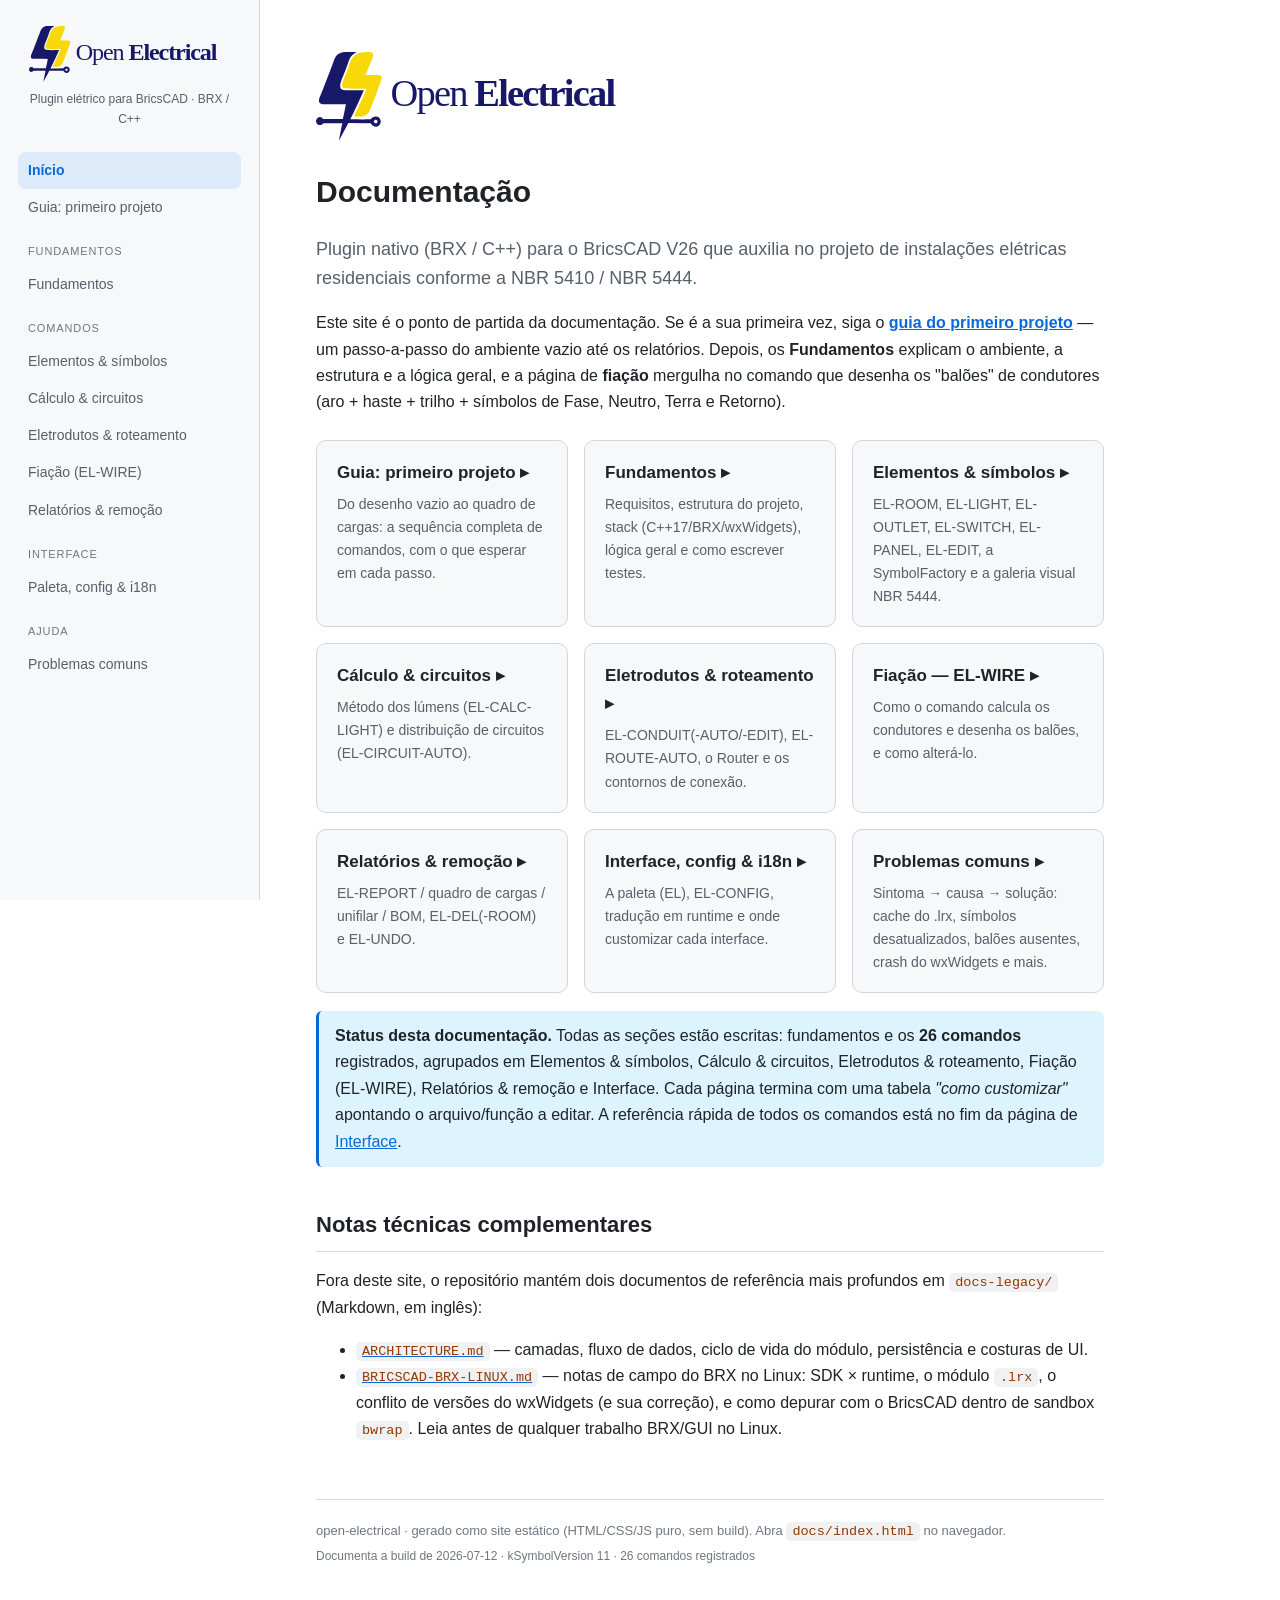
<file: docs/index.html>
<!DOCTYPE html>
<html lang="pt-BR">
<head>
<meta charset="utf-8">
<meta name="viewport" content="width=device-width, initial-scale=1">
<meta name="description" content="Documentação do open-electrical: plugin BRX/C++ para BricsCAD V26 de projeto de instalações elétricas residenciais (NBR 5410 / NBR 5444).">
<title>open-electrical · Documentação</title>
<link rel="icon" type="image/svg+xml" href="assets/logo.svg">
<link rel="stylesheet" href="style.css">
<script src="nav.js" defer></script>
</head>
<body>
<div class="layout">
  <aside data-nav></aside>

  <main>
    <img class="hero-logo" src="assets/open-electrical.svg" alt="open-electrical">
    <h1>Documentação</h1>
    <p class="lead">Plugin nativo (BRX / C++) para o BricsCAD V26 que auxilia no projeto de
    instalações elétricas residenciais conforme a NBR 5410 / NBR 5444.</p>

    <p>Este site é o ponto de partida da documentação. Se é a sua primeira vez, siga o
    <a href="primeiro-projeto.html"><b>guia do primeiro projeto</b></a> — um passo-a-passo do
    ambiente vazio até os relatórios. Depois, os <b>Fundamentos</b> explicam o ambiente, a
    estrutura e a lógica geral, e a página de <b>fiação</b> mergulha no comando que desenha os
    "balões" de condutores (aro + haste + trilho + símbolos de Fase, Neutro, Terra e Retorno).</p>

    <div class="card-grid">
      <a class="card" href="primeiro-projeto.html">
        <h3>Guia: primeiro projeto ▸</h3>
        <p>Do desenho vazio ao quadro de cargas: a sequência completa de comandos, com o que
        esperar em cada passo.</p>
      </a>
      <a class="card" href="fundamentos.html">
        <h3>Fundamentos ▸</h3>
        <p>Requisitos, estrutura do projeto, stack (C++17/BRX/wxWidgets), lógica geral e como
        escrever testes.</p>
      </a>
      <a class="card" href="elementos.html">
        <h3>Elementos &amp; símbolos ▸</h3>
        <p>EL-ROOM, EL-LIGHT, EL-OUTLET, EL-SWITCH, EL-PANEL, EL-EDIT, a SymbolFactory e a
        galeria visual NBR 5444.</p>
      </a>
      <a class="card" href="calculo.html">
        <h3>Cálculo &amp; circuitos ▸</h3>
        <p>Método dos lúmens (EL-CALC-LIGHT) e distribuição de circuitos (EL-CIRCUIT-AUTO).</p>
      </a>
      <a class="card" href="roteamento.html">
        <h3>Eletrodutos &amp; roteamento ▸</h3>
        <p>EL-CONDUIT(-AUTO/-EDIT), EL-ROUTE-AUTO, o Router e os contornos de conexão.</p>
      </a>
      <a class="card" href="el-wire.html">
        <h3>Fiação — EL-WIRE ▸</h3>
        <p>Como o comando calcula os condutores e desenha os balões, e como alterá-lo.</p>
      </a>
      <a class="card" href="relatorios.html">
        <h3>Relatórios &amp; remoção ▸</h3>
        <p>EL-REPORT / quadro de cargas / unifilar / BOM, EL-DEL(-ROOM) e EL-UNDO.</p>
      </a>
      <a class="card" href="interface.html">
        <h3>Interface, config &amp; i18n ▸</h3>
        <p>A paleta (EL), EL-CONFIG, tradução em runtime e onde customizar cada interface.</p>
      </a>
      <a class="card" href="troubleshooting.html">
        <h3>Problemas comuns ▸</h3>
        <p>Sintoma → causa → solução: cache do .lrx, símbolos desatualizados, balões ausentes,
        crash do wxWidgets e mais.</p>
      </a>
    </div>

    <div class="note">
      <b>Status desta documentação.</b> Todas as seções estão escritas: fundamentos e os
      <b>26 comandos</b> registrados, agrupados em Elementos &amp; símbolos, Cálculo &amp;
      circuitos, Eletrodutos &amp; roteamento, Fiação (EL-WIRE), Relatórios &amp; remoção e
      Interface. Cada página termina com uma tabela <i>"como customizar"</i> apontando o
      arquivo/função a editar. A referência rápida de todos os comandos está no fim da página de
      <a href="interface.html#tabela">Interface</a>.
    </div>

    <h2 id="legado">Notas técnicas complementares</h2>
    <p>Fora deste site, o repositório mantém dois documentos de referência mais profundos em
    <code>docs-legacy/</code> (Markdown, em inglês):</p>
    <ul>
      <li><a href="../docs-legacy/ARCHITECTURE.md"><code>ARCHITECTURE.md</code></a> — camadas,
      fluxo de dados, ciclo de vida do módulo, persistência e costuras de UI.</li>
      <li><a href="../docs-legacy/BRICSCAD-BRX-LINUX.md"><code>BRICSCAD-BRX-LINUX.md</code></a> —
      notas de campo do BRX no Linux: SDK × runtime, o módulo <code>.lrx</code>, o conflito de
      versões do wxWidgets (e sua correção), e como depurar com o BricsCAD dentro de sandbox
      <code>bwrap</code>. Leia antes de qualquer trabalho BRX/GUI no Linux.</li>
    </ul>

    <footer>open-electrical · gerado como site estático (HTML/CSS/JS puro, sem build). Abra
    <code>docs/index.html</code> no navegador.</footer>
  </main>
</div>
</body>
</html>
</file>
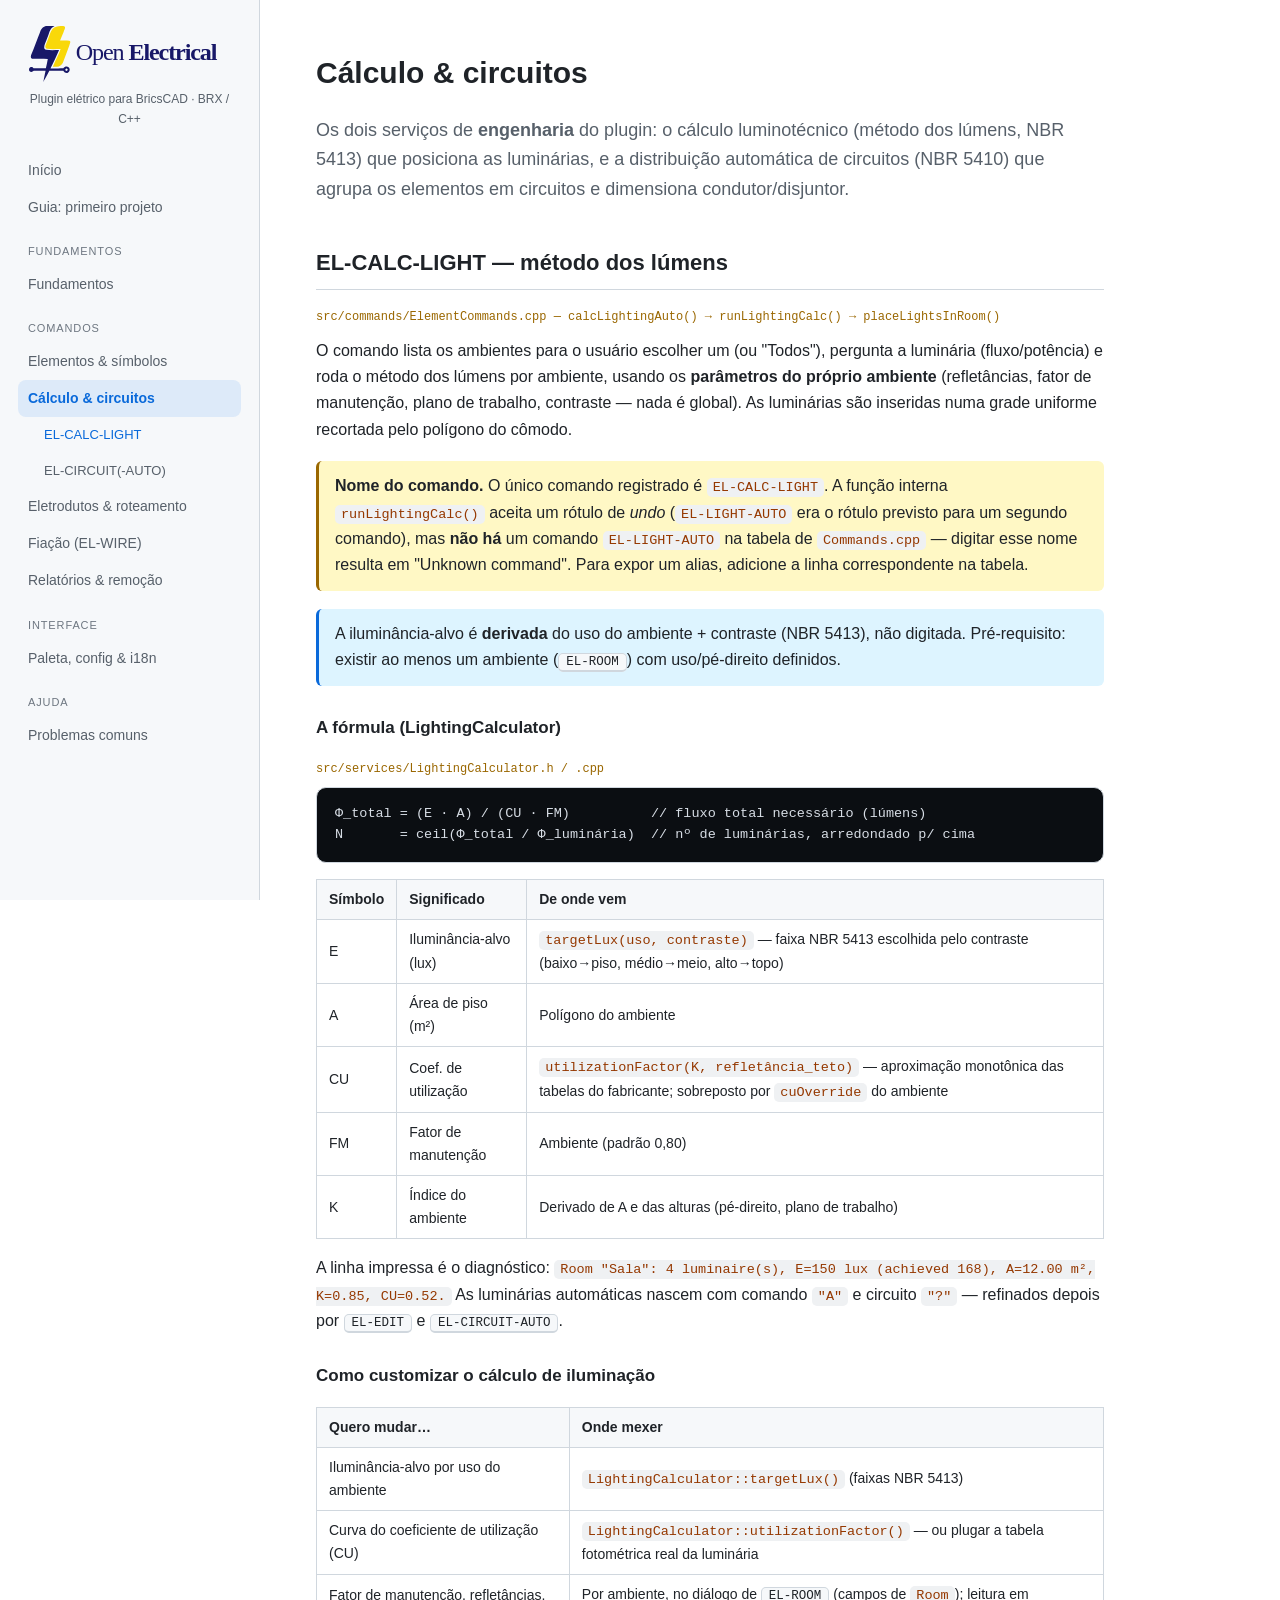
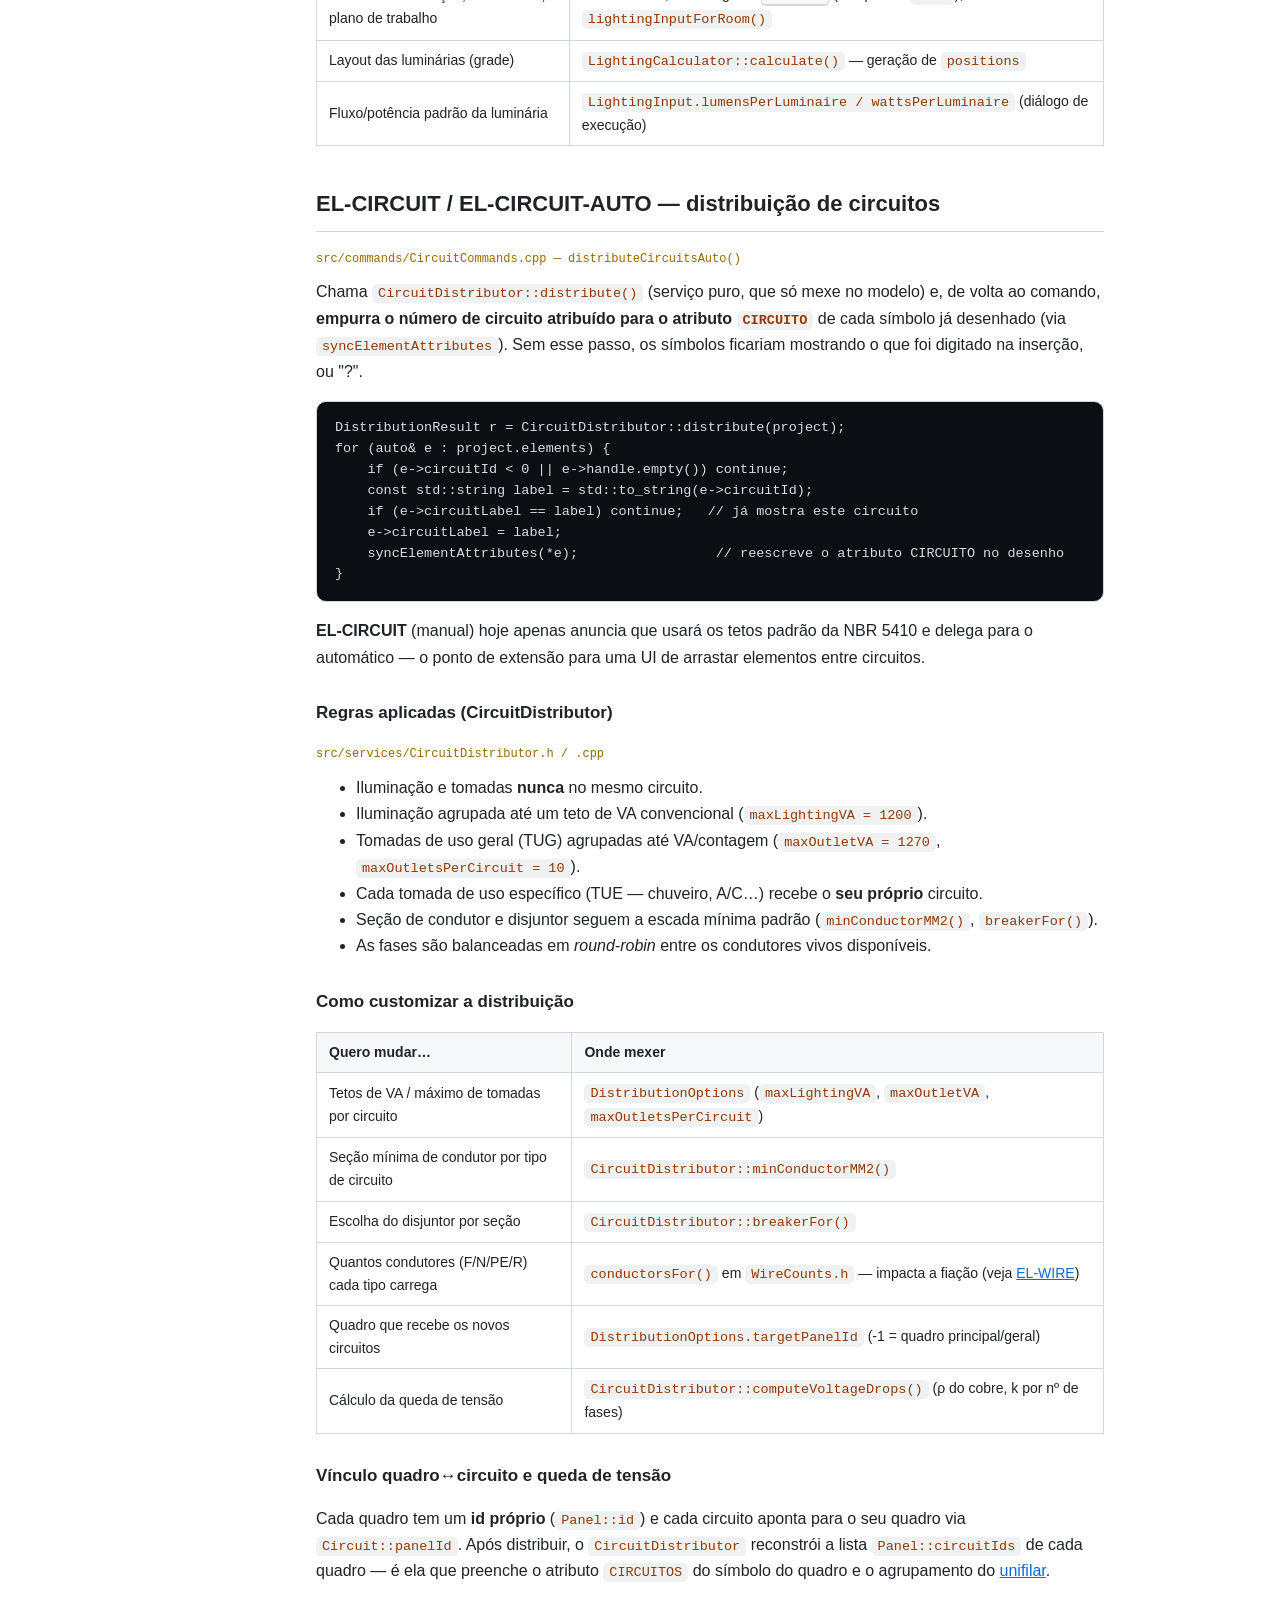
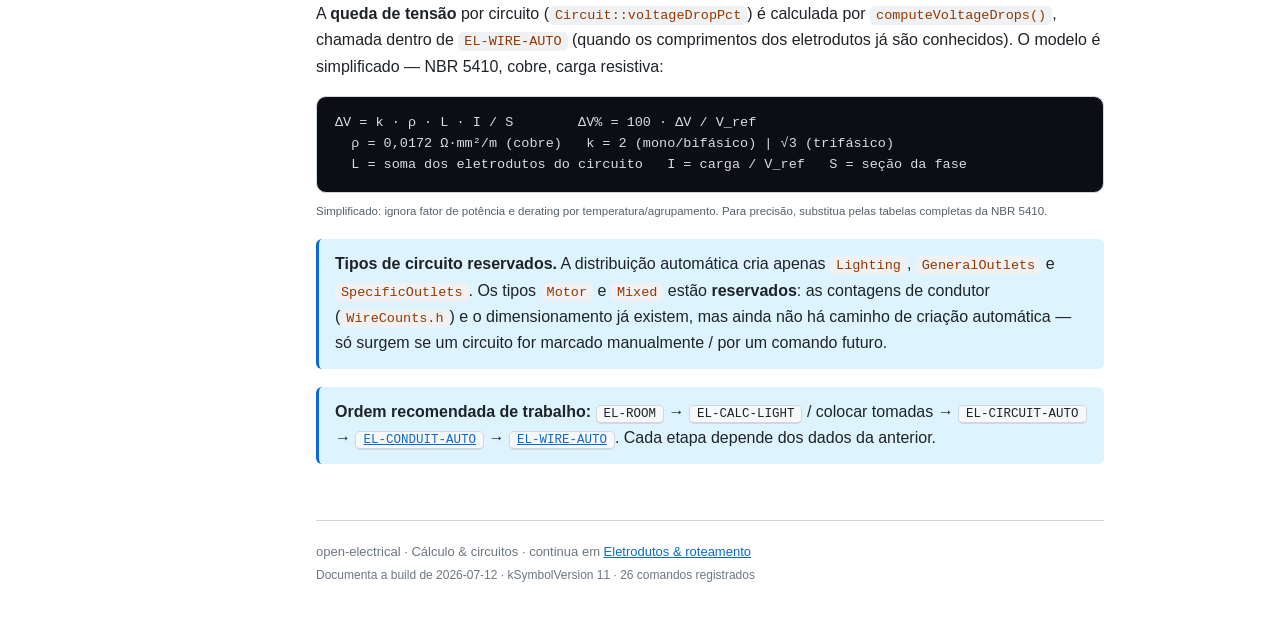
<file: docs/calculo.html>
<!DOCTYPE html>
<html lang="pt-BR">
<head>
<meta charset="utf-8">
<meta name="viewport" content="width=device-width, initial-scale=1">
<meta name="description" content="Cálculo luminotécnico (método dos lúmens, EL-CALC-LIGHT) e distribuição automática de circuitos (EL-CIRCUIT-AUTO) no open-electrical.">
<title>Cálculo &amp; circuitos · open-electrical</title>
<link rel="icon" type="image/svg+xml" href="assets/logo.svg">
<link rel="stylesheet" href="style.css">
<script src="nav.js" defer></script>
</head>
<body>
<div class="layout">
  <aside data-nav></aside>

  <main>
    <h1>Cálculo &amp; circuitos</h1>
    <p class="lead">Os dois serviços de <b>engenharia</b> do plugin: o cálculo luminotécnico
    (método dos lúmens, NBR 5413) que posiciona as luminárias, e a distribuição automática de
    circuitos (NBR 5410) que agrupa os elementos em circuitos e dimensiona condutor/disjuntor.</p>

    <h2 id="el-calc-light">EL-CALC-LIGHT — método dos lúmens</h2>
    <span class="filepath">src/commands/ElementCommands.cpp — calcLightingAuto() → runLightingCalc() → placeLightsInRoom()</span>
    <p>O comando lista os ambientes para o usuário escolher um (ou "Todos"), pergunta a luminária
    (fluxo/potência) e roda o método dos lúmens por ambiente, usando os <b>parâmetros do próprio
    ambiente</b> (refletâncias, fator de manutenção, plano de trabalho, contraste — nada é global).
    As luminárias são inseridas numa grade uniforme recortada pelo polígono do cômodo.</p>
    <div class="warn"><b>Nome do comando.</b> O único comando registrado é <code>EL-CALC-LIGHT</code>.
    A função interna <code>runLightingCalc()</code> aceita um rótulo de <i>undo</i>
    (<code>EL-LIGHT-AUTO</code> era o rótulo previsto para um segundo comando), mas <b>não há</b> um
    comando <code>EL-LIGHT-AUTO</code> na tabela de <code>Commands.cpp</code> — digitar esse nome
    resulta em "Unknown command". Para expor um alias, adicione a linha correspondente na tabela.</div>
    <div class="note">A iluminância-alvo é <b>derivada</b> do uso do ambiente + contraste
    (NBR 5413), não digitada. Pré-requisito: existir ao menos um ambiente (<kbd>EL-ROOM</kbd>)
    com uso/pé-direito definidos.</div>

    <h3>A fórmula (LightingCalculator)</h3>
    <span class="filepath">src/services/LightingCalculator.h / .cpp</span>
<pre><code>Φ_total = (E · A) / (CU · FM)          // fluxo total necessário (lúmens)
N       = ceil(Φ_total / Φ_luminária)  // nº de luminárias, arredondado p/ cima</code></pre>
    <table>
      <tr><th>Símbolo</th><th>Significado</th><th>De onde vem</th></tr>
      <tr><td>E</td><td>Iluminância-alvo (lux)</td><td><code>targetLux(uso, contraste)</code> — faixa NBR 5413 escolhida pelo contraste (baixo→piso, médio→meio, alto→topo)</td></tr>
      <tr><td>A</td><td>Área de piso (m²)</td><td>Polígono do ambiente</td></tr>
      <tr><td>CU</td><td>Coef. de utilização</td><td><code>utilizationFactor(K, refletância_teto)</code> — aproximação monotônica das tabelas do fabricante; sobreposto por <code>cuOverride</code> do ambiente</td></tr>
      <tr><td>FM</td><td>Fator de manutenção</td><td>Ambiente (padrão 0,80)</td></tr>
      <tr><td>K</td><td>Índice do ambiente</td><td>Derivado de A e das alturas (pé-direito, plano de trabalho)</td></tr>
    </table>
    <p>A linha impressa é o diagnóstico: <code>Room "Sala": 4 luminaire(s), E=150 lux (achieved
    168), A=12.00 m², K=0.85, CU=0.52.</code> As luminárias automáticas nascem com comando
    <code>"A"</code> e circuito <code>"?"</code> — refinados depois por <kbd>EL-EDIT</kbd> e
    <kbd>EL-CIRCUIT-AUTO</kbd>.</p>

    <h3>Como customizar o cálculo de iluminação</h3>
    <table>
      <tr><th>Quero mudar…</th><th>Onde mexer</th></tr>
      <tr><td>Iluminância-alvo por uso do ambiente</td><td><code>LightingCalculator::targetLux()</code> (faixas NBR 5413)</td></tr>
      <tr><td>Curva do coeficiente de utilização (CU)</td><td><code>LightingCalculator::utilizationFactor()</code> — ou plugar a tabela fotométrica real da luminária</td></tr>
      <tr><td>Fator de manutenção, refletâncias, plano de trabalho</td><td>Por ambiente, no diálogo de <kbd>EL-ROOM</kbd> (campos de <code>Room</code>); leitura em <code>lightingInputForRoom()</code></td></tr>
      <tr><td>Layout das luminárias (grade)</td><td><code>LightingCalculator::calculate()</code> — geração de <code>positions</code></td></tr>
      <tr><td>Fluxo/potência padrão da luminária</td><td><code>LightingInput.lumensPerLuminaire / wattsPerLuminaire</code> (diálogo de execução)</td></tr>
    </table>

    <h2 id="el-circuit">EL-CIRCUIT / EL-CIRCUIT-AUTO — distribuição de circuitos</h2>
    <span class="filepath">src/commands/CircuitCommands.cpp — distributeCircuitsAuto()</span>
    <p>Chama <code>CircuitDistributor::distribute()</code> (serviço puro, que só mexe no modelo) e,
    de volta ao comando, <b>empurra o número de circuito atribuído para o atributo
    <code>CIRCUITO</code></b> de cada símbolo já desenhado (via <code>syncElementAttributes</code>).
    Sem esse passo, os símbolos ficariam mostrando o que foi digitado na inserção, ou "?".</p>
<pre><code>DistributionResult r = CircuitDistributor::distribute(project);
for (auto&amp; e : project.elements) {
    if (e-&gt;circuitId &lt; 0 || e-&gt;handle.empty()) continue;
    const std::string label = std::to_string(e-&gt;circuitId);
    if (e-&gt;circuitLabel == label) continue;   // já mostra este circuito
    e-&gt;circuitLabel = label;
    syncElementAttributes(*e);                 // reescreve o atributo CIRCUITO no desenho
}</code></pre>
    <p><b>EL-CIRCUIT</b> (manual) hoje apenas anuncia que usará os tetos padrão da NBR 5410 e
    delega para o automático — o ponto de extensão para uma UI de arrastar elementos entre
    circuitos.</p>

    <h3>Regras aplicadas (CircuitDistributor)</h3>
    <span class="filepath">src/services/CircuitDistributor.h / .cpp</span>
    <ul>
      <li>Iluminação e tomadas <b>nunca</b> no mesmo circuito.</li>
      <li>Iluminação agrupada até um teto de VA convencional (<code>maxLightingVA = 1200</code>).</li>
      <li>Tomadas de uso geral (TUG) agrupadas até VA/contagem (<code>maxOutletVA = 1270</code>,
      <code>maxOutletsPerCircuit = 10</code>).</li>
      <li>Cada tomada de uso específico (TUE — chuveiro, A/C…) recebe o <b>seu próprio</b> circuito.</li>
      <li>Seção de condutor e disjuntor seguem a escada mínima padrão
      (<code>minConductorMM2()</code>, <code>breakerFor()</code>).</li>
      <li>As fases são balanceadas em <i>round-robin</i> entre os condutores vivos disponíveis.</li>
    </ul>

    <h3>Como customizar a distribuição</h3>
    <table>
      <tr><th>Quero mudar…</th><th>Onde mexer</th></tr>
      <tr><td>Tetos de VA / máximo de tomadas por circuito</td><td><code>DistributionOptions</code> (<code>maxLightingVA</code>, <code>maxOutletVA</code>, <code>maxOutletsPerCircuit</code>)</td></tr>
      <tr><td>Seção mínima de condutor por tipo de circuito</td><td><code>CircuitDistributor::minConductorMM2()</code></td></tr>
      <tr><td>Escolha do disjuntor por seção</td><td><code>CircuitDistributor::breakerFor()</code></td></tr>
      <tr><td>Quantos condutores (F/N/PE/R) cada tipo carrega</td><td><code>conductorsFor()</code> em <code>WireCounts.h</code> — impacta a fiação (veja <a href="el-wire.html#condutores">EL-WIRE</a>)</td></tr>
      <tr><td>Quadro que recebe os novos circuitos</td><td><code>DistributionOptions.targetPanelId</code> (-1 = quadro principal/geral)</td></tr>
      <tr><td>Cálculo da queda de tensão</td><td><code>CircuitDistributor::computeVoltageDrops()</code> (ρ do cobre, k por nº de fases)</td></tr>
    </table>

    <h3 id="queda">Vínculo quadro↔circuito e queda de tensão</h3>
    <p>Cada quadro tem um <b>id próprio</b> (<code>Panel::id</code>) e cada circuito aponta para o
    seu quadro via <code>Circuit::panelId</code>. Após distribuir, o <code>CircuitDistributor</code>
    reconstrói a lista <code>Panel::circuitIds</code> de cada quadro — é ela que preenche o atributo
    <code>CIRCUITOS</code> do símbolo do quadro e o agrupamento do <a href="relatorios.html#el-single-line">unifilar</a>.</p>
    <p>A <b>queda de tensão</b> por circuito (<code>Circuit::voltageDropPct</code>) é calculada por
    <code>computeVoltageDrops()</code>, chamada dentro de <code>EL-WIRE-AUTO</code> (quando os
    comprimentos dos eletrodutos já são conhecidos). O modelo é simplificado — NBR 5410, cobre,
    carga resistiva:</p>
<pre><code>ΔV = k · ρ · L · I / S        ΔV% = 100 · ΔV / V_ref
  ρ = 0,0172 Ω·mm²/m (cobre)   k = 2 (mono/bifásico) | √3 (trifásico)
  L = soma dos eletrodutos do circuito   I = carga / V_ref   S = seção da fase</code></pre>
    <span class="snippet-note">Simplificado: ignora fator de potência e derating por temperatura/agrupamento.
    Para precisão, substitua pelas tabelas completas da NBR 5410.</span>

    <div class="note"><b>Tipos de circuito reservados.</b> A distribuição automática cria apenas
    <code>Lighting</code>, <code>GeneralOutlets</code> e <code>SpecificOutlets</code>. Os tipos
    <code>Motor</code> e <code>Mixed</code> estão <b>reservados</b>: as contagens de condutor
    (<code>WireCounts.h</code>) e o dimensionamento já existem, mas ainda não há caminho de criação
    automática — só surgem se um circuito for marcado manualmente / por um comando futuro.</div>

    <div class="note"><b>Ordem recomendada de trabalho:</b> <kbd>EL-ROOM</kbd> →
    <kbd>EL-CALC-LIGHT</kbd> / colocar tomadas → <kbd>EL-CIRCUIT-AUTO</kbd> →
    <a href="roteamento.html"><kbd>EL-CONDUIT-AUTO</kbd></a> →
    <a href="el-wire.html"><kbd>EL-WIRE-AUTO</kbd></a>. Cada etapa depende dos dados da anterior.</div>

    <footer>open-electrical · Cálculo &amp; circuitos · continua em <a href="roteamento.html">Eletrodutos &amp; roteamento</a></footer>
  </main>
</div>
</body>
</html>
</file>
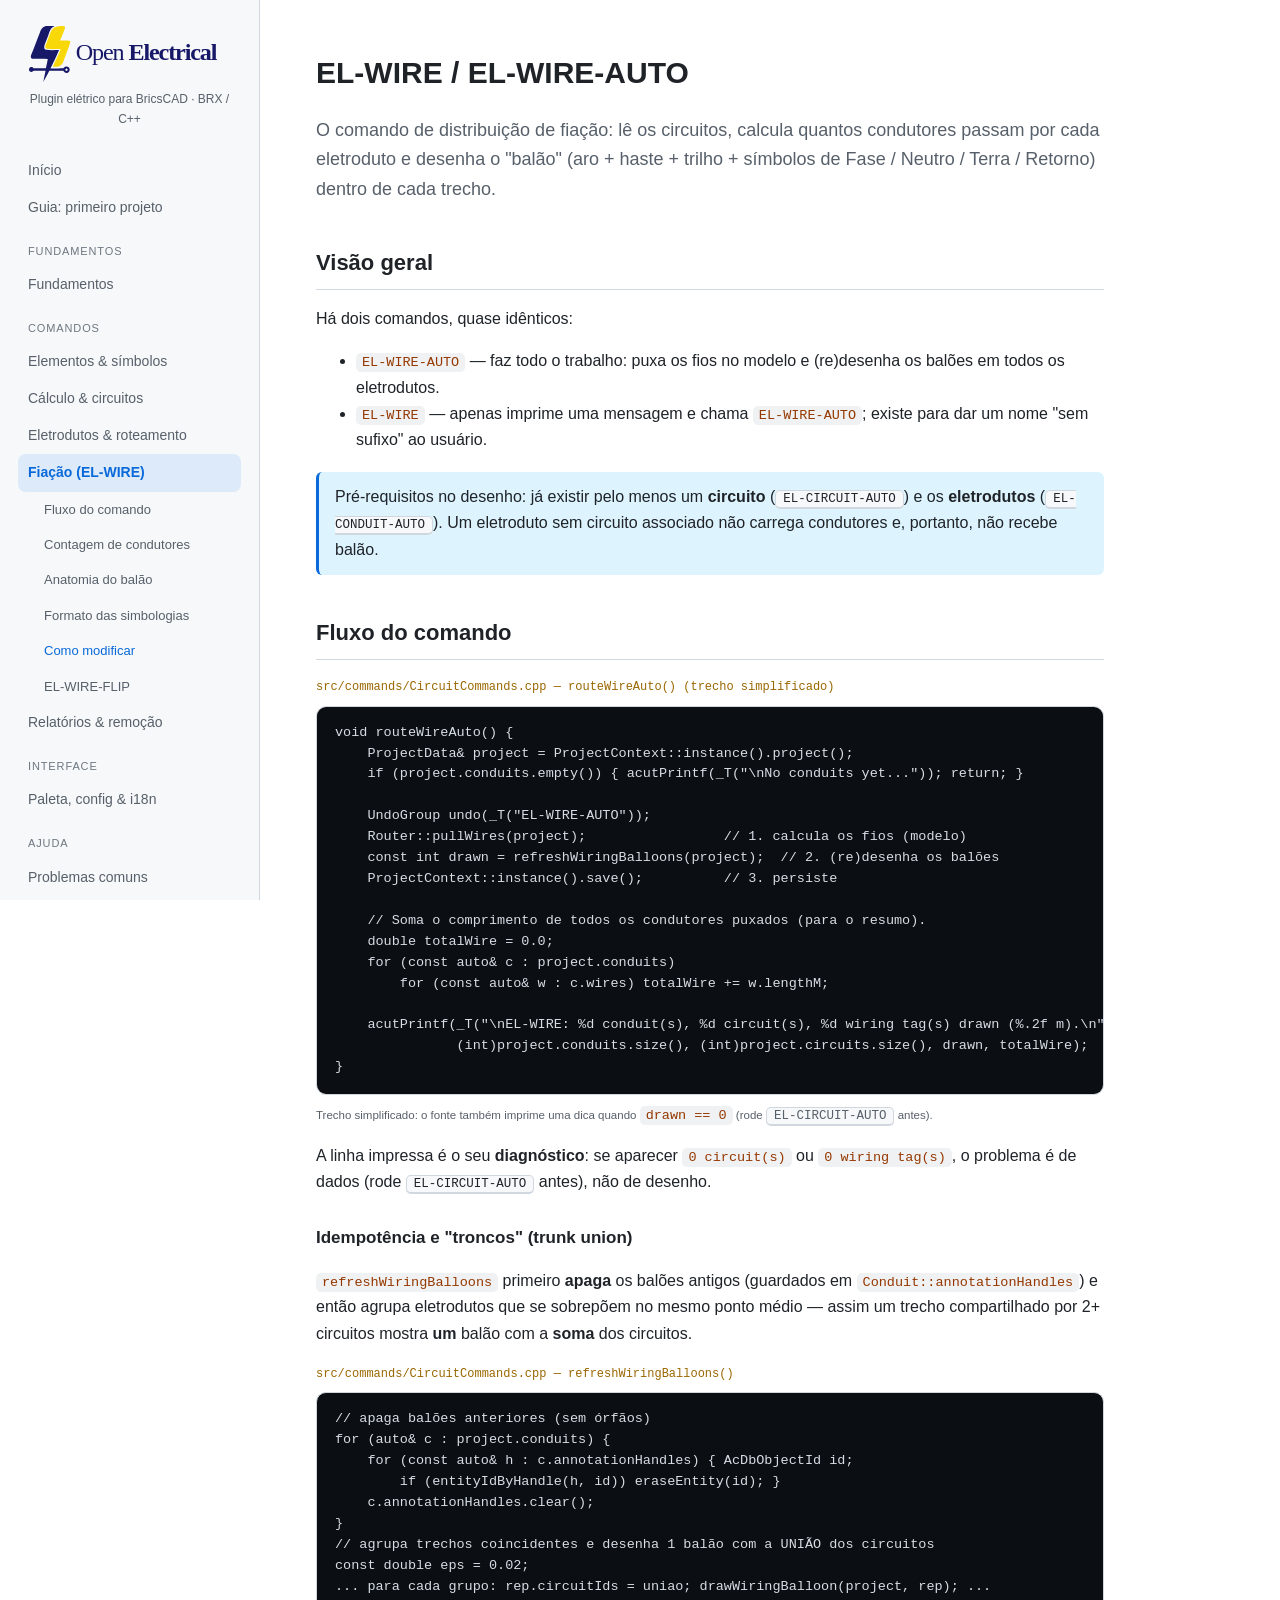
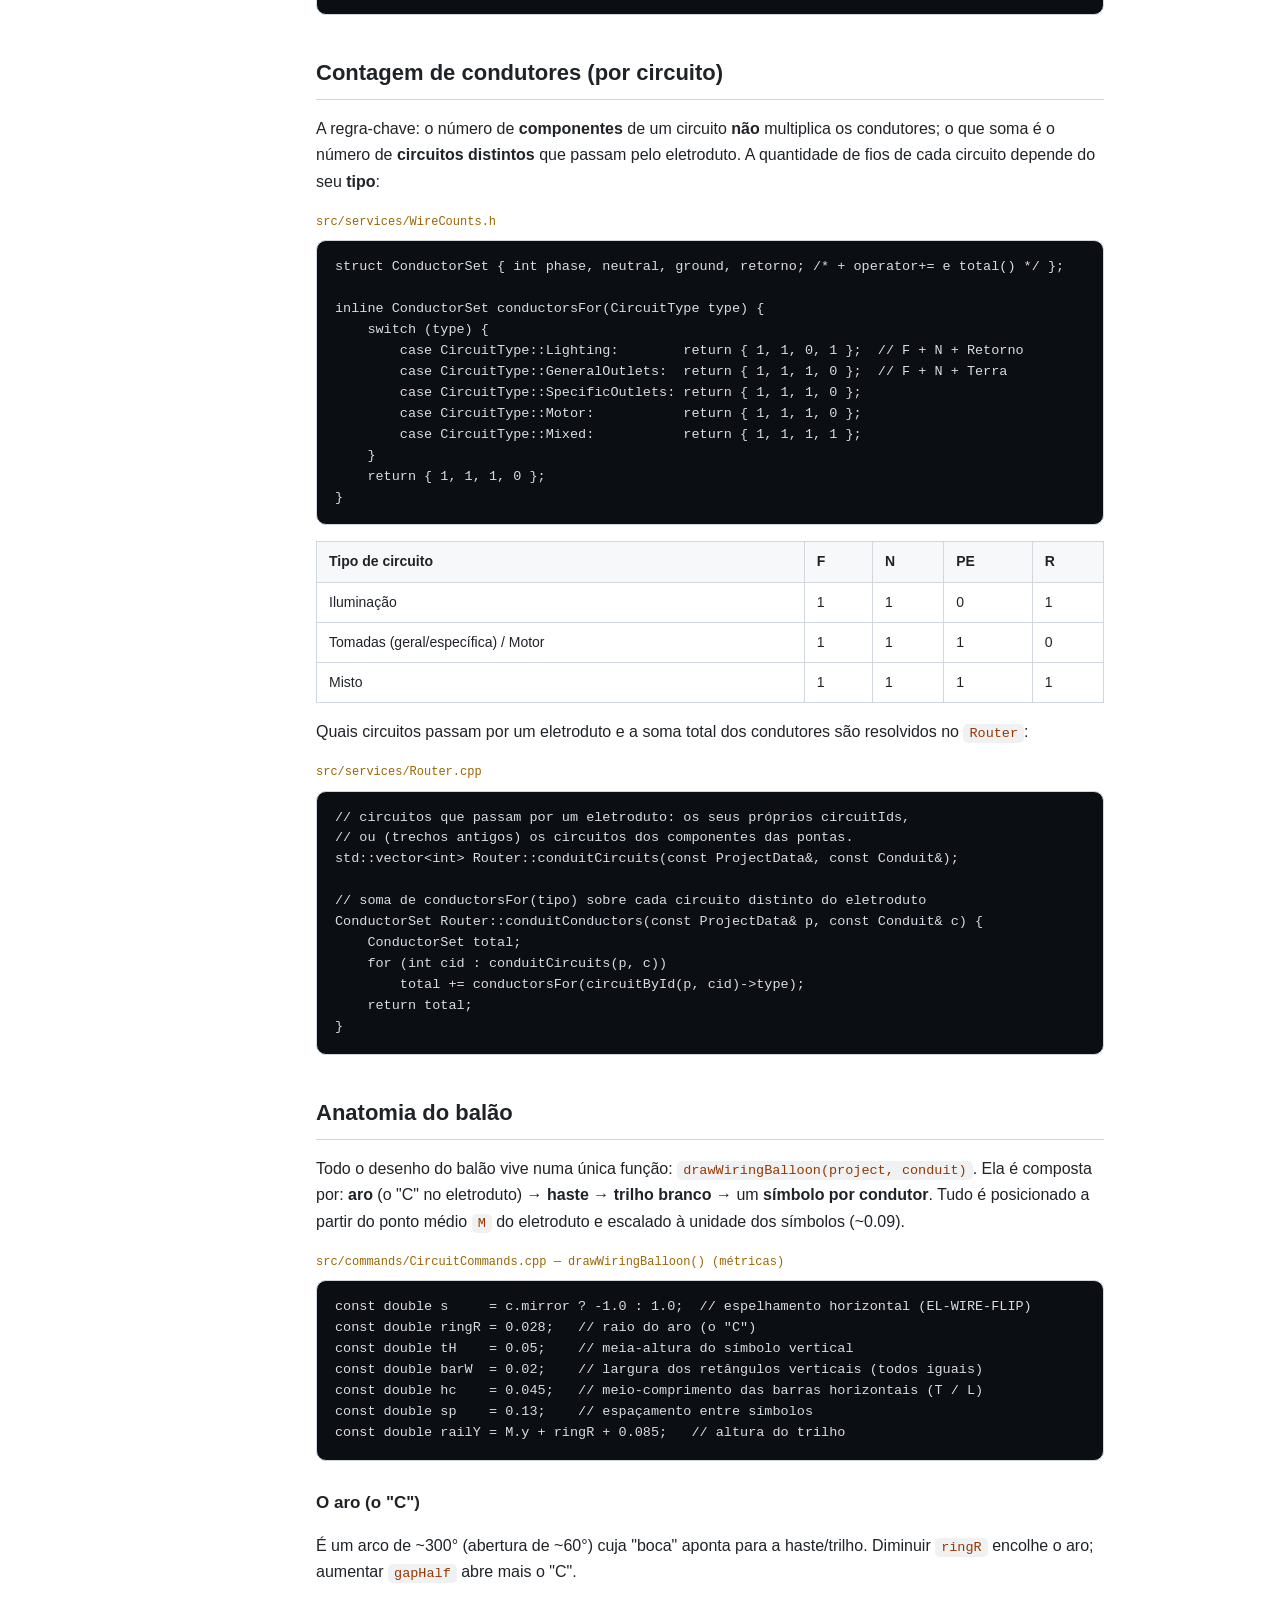
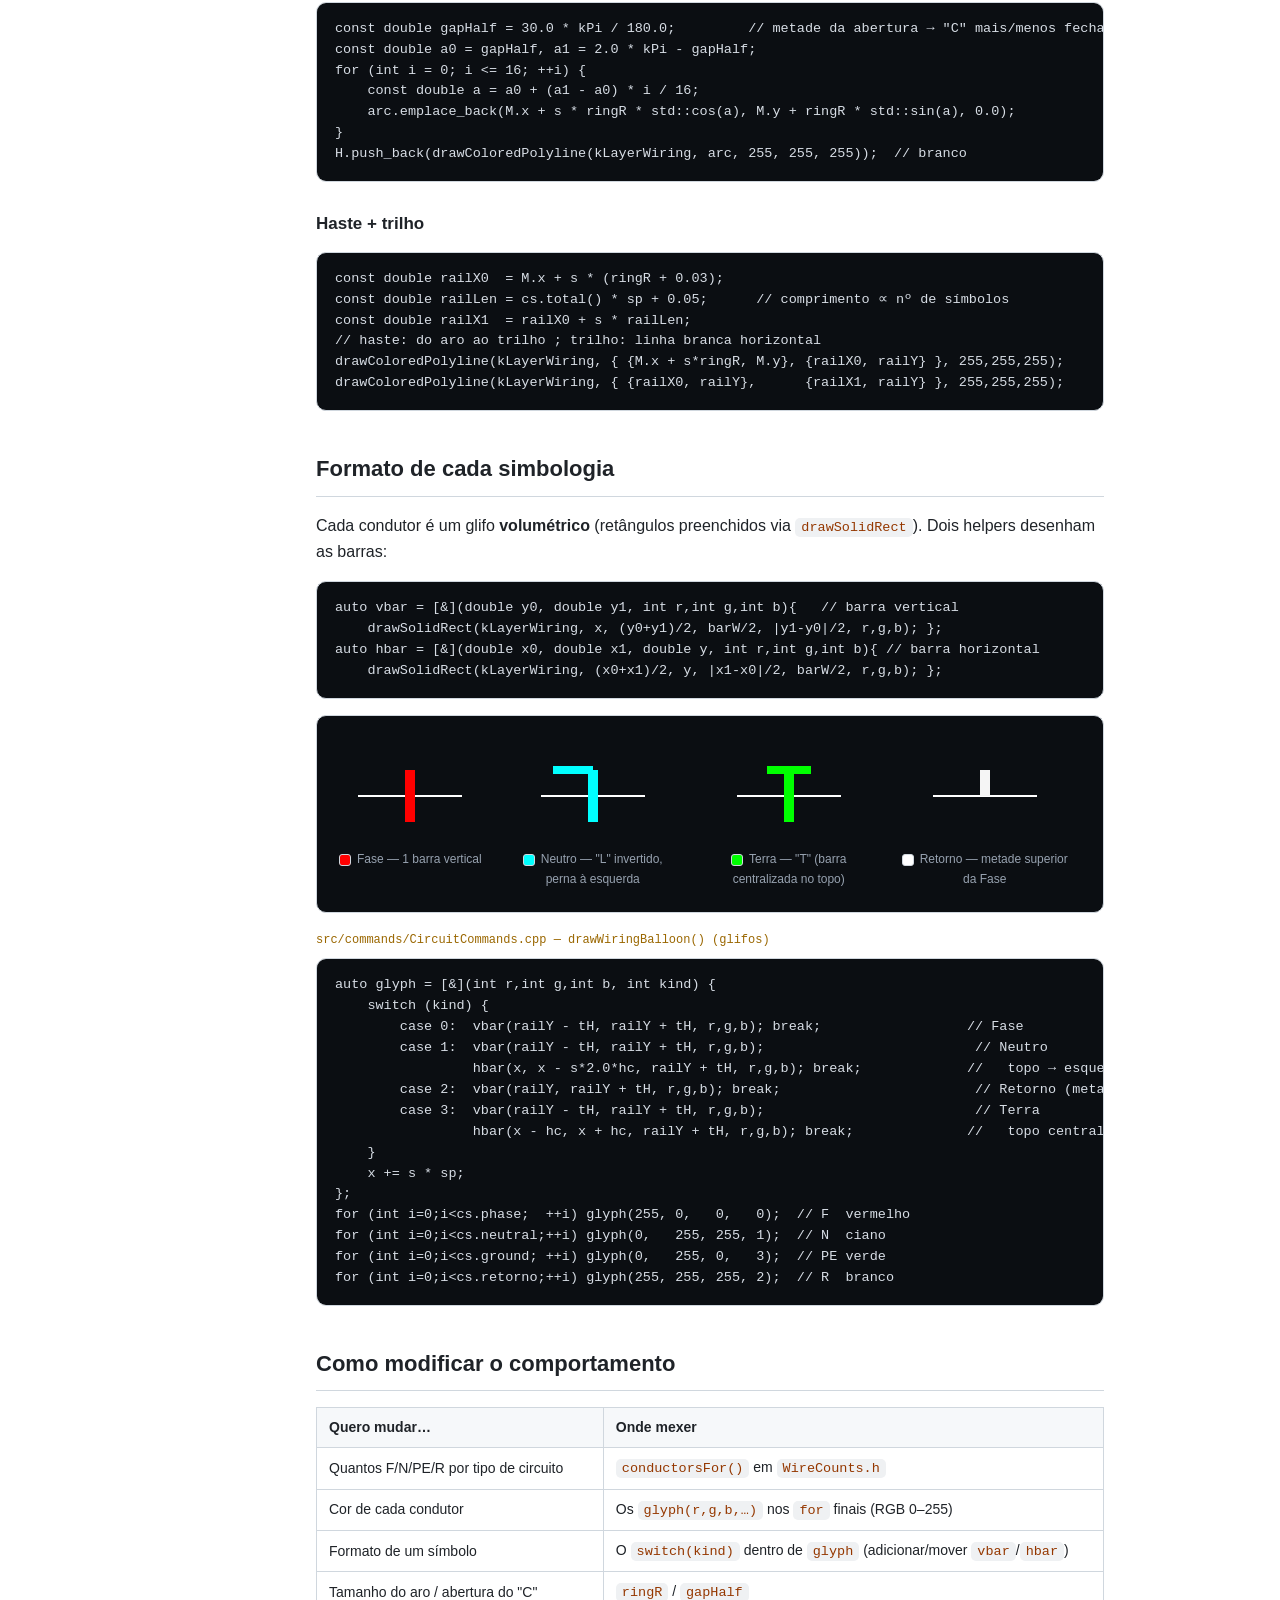
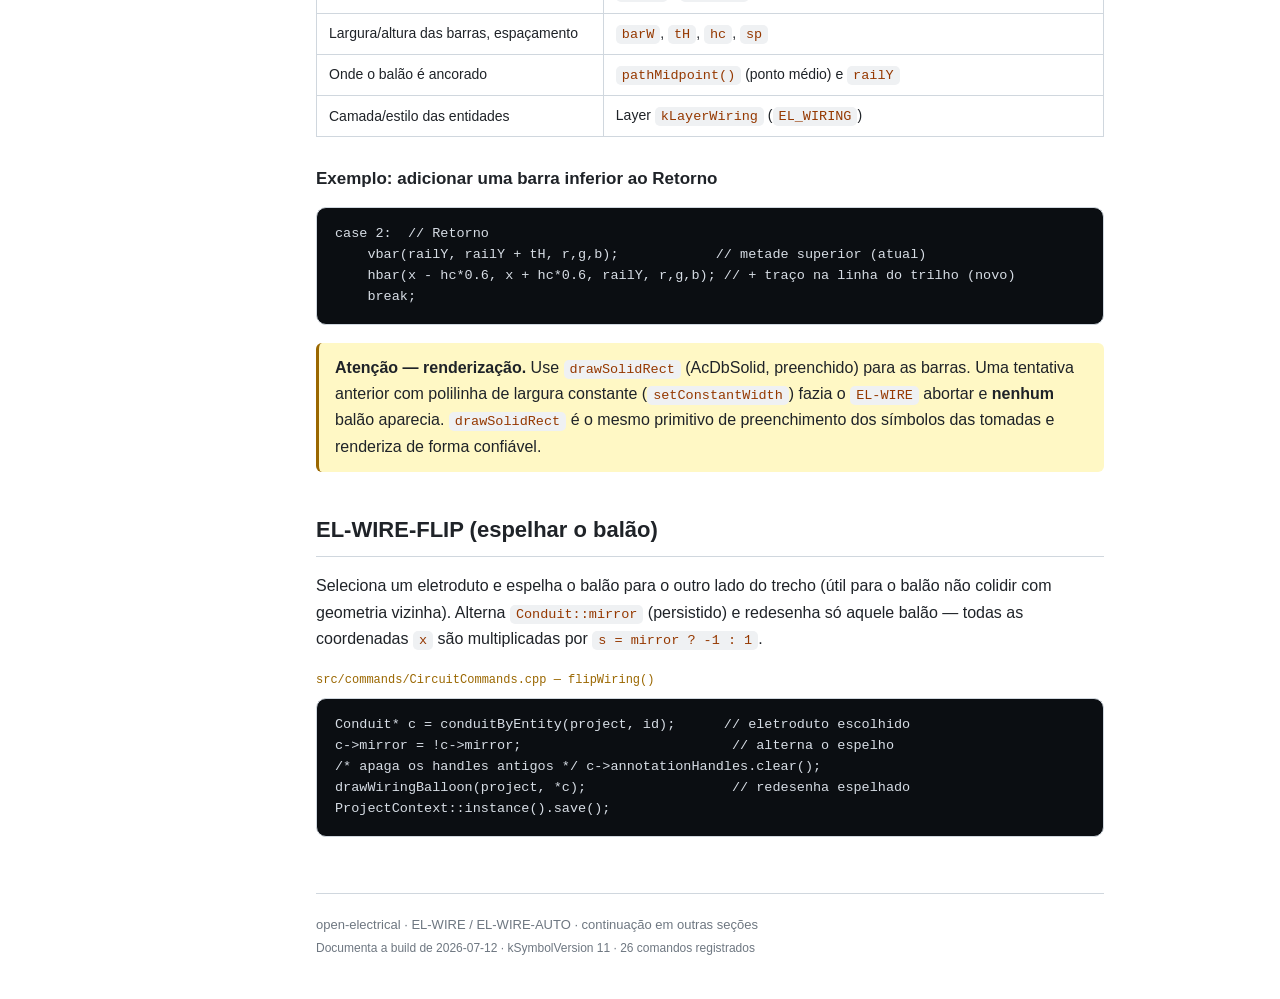
<file: docs/el-wire.html>
<!DOCTYPE html>
<html lang="pt-BR">
<head>
<meta charset="utf-8">
<meta name="viewport" content="width=device-width, initial-scale=1">
<meta name="description" content="EL-WIRE / EL-WIRE-AUTO no open-electrical: como o comando conta os condutores por circuito e desenha o balão de fiação (Fase/Neutro/Terra/Retorno).">
<title>EL-WIRE / EL-WIRE-AUTO · open-electrical</title>
<link rel="icon" type="image/svg+xml" href="assets/logo.svg">
<link rel="stylesheet" href="style.css">
<script src="nav.js" defer></script>
</head>
<body>
<div class="layout">
  <aside data-nav></aside>

  <main>
    <h1>EL-WIRE / EL-WIRE-AUTO</h1>
    <p class="lead">O comando de distribuição de fiação: lê os circuitos, calcula quantos
    condutores passam por cada eletroduto e desenha o "balão" (aro + haste + trilho + símbolos
    de Fase / Neutro / Terra / Retorno) dentro de cada trecho.</p>

    <h2 id="visao">Visão geral</h2>
    <p>Há dois comandos, quase idênticos:</p>
    <ul>
      <li><code>EL-WIRE-AUTO</code> — faz todo o trabalho: puxa os fios no modelo e (re)desenha
      os balões em todos os eletrodutos.</li>
      <li><code>EL-WIRE</code> — apenas imprime uma mensagem e chama <code>EL-WIRE-AUTO</code>;
      existe para dar um nome "sem sufixo" ao usuário.</li>
    </ul>
    <div class="note">Pré-requisitos no desenho: já existir pelo menos um <b>circuito</b>
    (<kbd>EL-CIRCUIT-AUTO</kbd>) e os <b>eletrodutos</b> (<kbd>EL-CONDUIT-AUTO</kbd>). Um
    eletroduto sem circuito associado não carrega condutores e, portanto, não recebe balão.</div>

    <h2 id="fluxo">Fluxo do comando</h2>
    <span class="filepath">src/commands/CircuitCommands.cpp — routeWireAuto() (trecho simplificado)</span>
<pre><code>void routeWireAuto() {
    ProjectData&amp; project = ProjectContext::instance().project();
    if (project.conduits.empty()) { acutPrintf(_T("\nNo conduits yet...")); return; }

    UndoGroup undo(_T("EL-WIRE-AUTO"));
    Router::pullWires(project);                 // 1. calcula os fios (modelo)
    const int drawn = refreshWiringBalloons(project);  // 2. (re)desenha os balões
    ProjectContext::instance().save();          // 3. persiste

    // Soma o comprimento de todos os condutores puxados (para o resumo).
    double totalWire = 0.0;
    for (const auto&amp; c : project.conduits)
        for (const auto&amp; w : c.wires) totalWire += w.lengthM;

    acutPrintf(_T("\nEL-WIRE: %d conduit(s), %d circuit(s), %d wiring tag(s) drawn (%.2f m).\n"),
               (int)project.conduits.size(), (int)project.circuits.size(), drawn, totalWire);
}</code></pre>
    <span class="snippet-note">Trecho simplificado: o fonte também imprime uma dica quando
    <code>drawn == 0</code> (rode <kbd>EL-CIRCUIT-AUTO</kbd> antes).</span>
    <p>A linha impressa é o seu <b>diagnóstico</b>: se aparecer <code>0 circuit(s)</code> ou
    <code>0 wiring tag(s)</code>, o problema é de dados (rode <kbd>EL-CIRCUIT-AUTO</kbd> antes),
    não de desenho.</p>

    <h3>Idempotência e "troncos" (trunk union)</h3>
    <p><code>refreshWiringBalloons</code> primeiro <b>apaga</b> os balões antigos (guardados em
    <code>Conduit::annotationHandles</code>) e então agrupa eletrodutos que se sobrepõem no
    mesmo ponto médio — assim um trecho compartilhado por 2+ circuitos mostra <b>um</b> balão
    com a <b>soma</b> dos circuitos.</p>
    <span class="filepath">src/commands/CircuitCommands.cpp — refreshWiringBalloons()</span>
<pre><code>// apaga balões anteriores (sem órfãos)
for (auto&amp; c : project.conduits) {
    for (const auto&amp; h : c.annotationHandles) { AcDbObjectId id;
        if (entityIdByHandle(h, id)) eraseEntity(id); }
    c.annotationHandles.clear();
}
// agrupa trechos coincidentes e desenha 1 balão com a UNIÃO dos circuitos
const double eps = 0.02;
... para cada grupo: rep.circuitIds = uniao; drawWiringBalloon(project, rep); ...</code></pre>

    <h2 id="condutores">Contagem de condutores (por circuito)</h2>
    <p>A regra-chave: o número de <b>componentes</b> de um circuito <b>não</b> multiplica os
    condutores; o que soma é o número de <b>circuitos distintos</b> que passam pelo eletroduto.
    A quantidade de fios de cada circuito depende do seu <b>tipo</b>:</p>
    <span class="filepath">src/services/WireCounts.h</span>
<pre><code>struct ConductorSet { int phase, neutral, ground, retorno; /* + operator+= e total() */ };

inline ConductorSet conductorsFor(CircuitType type) {
    switch (type) {
        case CircuitType::Lighting:        return { 1, 1, 0, 1 };  // F + N + Retorno
        case CircuitType::GeneralOutlets:  return { 1, 1, 1, 0 };  // F + N + Terra
        case CircuitType::SpecificOutlets: return { 1, 1, 1, 0 };
        case CircuitType::Motor:           return { 1, 1, 1, 0 };
        case CircuitType::Mixed:           return { 1, 1, 1, 1 };
    }
    return { 1, 1, 1, 0 };
}</code></pre>
    <table>
      <tr><th>Tipo de circuito</th><th>F</th><th>N</th><th>PE</th><th>R</th></tr>
      <tr><td>Iluminação</td><td>1</td><td>1</td><td>0</td><td>1</td></tr>
      <tr><td>Tomadas (geral/específica) / Motor</td><td>1</td><td>1</td><td>1</td><td>0</td></tr>
      <tr><td>Misto</td><td>1</td><td>1</td><td>1</td><td>1</td></tr>
    </table>
    <p>Quais circuitos passam por um eletroduto e a soma total dos condutores são resolvidos
    no <code>Router</code>:</p>
    <span class="filepath">src/services/Router.cpp</span>
<pre><code>// circuitos que passam por um eletroduto: os seus próprios circuitIds,
// ou (trechos antigos) os circuitos dos componentes das pontas.
std::vector&lt;int&gt; Router::conduitCircuits(const ProjectData&amp;, const Conduit&amp;);

// soma de conductorsFor(tipo) sobre cada circuito distinto do eletroduto
ConductorSet Router::conduitConductors(const ProjectData&amp; p, const Conduit&amp; c) {
    ConductorSet total;
    for (int cid : conduitCircuits(p, c))
        total += conductorsFor(circuitById(p, cid)->type);
    return total;
}</code></pre>

    <h2 id="baloes">Anatomia do balão</h2>
    <p>Todo o desenho do balão vive numa única função:
    <code>drawWiringBalloon(project, conduit)</code>. Ela é composta por: <b>aro</b> (o "C" no
    eletroduto) → <b>haste</b> → <b>trilho branco</b> → um <b>símbolo por condutor</b>. Tudo é
    posicionado a partir do ponto médio <code>M</code> do eletroduto e escalado à unidade dos
    símbolos (~0.09).</p>
    <span class="filepath">src/commands/CircuitCommands.cpp — drawWiringBalloon() (métricas)</span>
<pre><code>const double s     = c.mirror ? -1.0 : 1.0;  // espelhamento horizontal (EL-WIRE-FLIP)
const double ringR = 0.028;   // raio do aro (o "C")
const double tH    = 0.05;    // meia-altura do símbolo vertical
const double barW  = 0.02;    // largura dos retângulos verticais (todos iguais)
const double hc    = 0.045;   // meio-comprimento das barras horizontais (T / L)
const double sp    = 0.13;    // espaçamento entre símbolos
const double railY = M.y + ringR + 0.085;   // altura do trilho</code></pre>

    <h3>O aro (o "C")</h3>
    <p>É um arco de ~300° (abertura de ~60°) cuja "boca" aponta para a haste/trilho. Diminuir
    <code>ringR</code> encolhe o aro; aumentar <code>gapHalf</code> abre mais o "C".</p>
<pre><code>const double gapHalf = 30.0 * kPi / 180.0;         // metade da abertura → "C" mais/menos fechado
const double a0 = gapHalf, a1 = 2.0 * kPi - gapHalf;
for (int i = 0; i &lt;= 16; ++i) {
    const double a = a0 + (a1 - a0) * i / 16;
    arc.emplace_back(M.x + s * ringR * std::cos(a), M.y + ringR * std::sin(a), 0.0);
}
H.push_back(drawColoredPolyline(kLayerWiring, arc, 255, 255, 255));  // branco</code></pre>

    <h3>Haste + trilho</h3>
<pre><code>const double railX0  = M.x + s * (ringR + 0.03);
const double railLen = cs.total() * sp + 0.05;      // comprimento ∝ nº de símbolos
const double railX1  = railX0 + s * railLen;
// haste: do aro ao trilho ; trilho: linha branca horizontal
drawColoredPolyline(kLayerWiring, { {M.x + s*ringR, M.y}, {railX0, railY} }, 255,255,255);
drawColoredPolyline(kLayerWiring, { {railX0, railY},      {railX1, railY} }, 255,255,255);</code></pre>

    <h2 id="simbologias">Formato de cada simbologia</h2>
    <p>Cada condutor é um glifo <b>volumétrico</b> (retângulos preenchidos via
    <code>drawSolidRect</code>). Dois helpers desenham as barras:</p>
<pre><code>auto vbar = [&amp;](double y0, double y1, int r,int g,int b){   // barra vertical
    drawSolidRect(kLayerWiring, x, (y0+y1)/2, barW/2, |y1-y0|/2, r,g,b); };
auto hbar = [&amp;](double x0, double x1, double y, int r,int g,int b){ // barra horizontal
    drawSolidRect(kLayerWiring, (x0+x1)/2, y, |x1-x0|/2, barW/2, r,g,b); };</code></pre>

    <div class="glyph-demo">
      <figure>
        <svg width="120" height="96" viewBox="0 0 120 96">
          <line x1="8" y1="58" x2="112" y2="58" stroke="#ffffff" stroke-width="2"/>
          <rect x="55" y="32" width="10" height="52" fill="#ff0000"/>
        </svg>
        <figcaption><span class="swatch s-red"></span>Fase — 1 barra vertical</figcaption>
      </figure>
      <figure>
        <svg width="120" height="96" viewBox="0 0 120 96">
          <line x1="8" y1="58" x2="112" y2="58" stroke="#ffffff" stroke-width="2"/>
          <rect x="55" y="32" width="10" height="52" fill="#00ffff"/>
          <rect x="20" y="28" width="40" height="8" fill="#00ffff"/>
        </svg>
        <figcaption><span class="swatch s-cyan"></span>Neutro — "L" invertido, perna à esquerda</figcaption>
      </figure>
      <figure>
        <svg width="120" height="96" viewBox="0 0 120 96">
          <line x1="8" y1="58" x2="112" y2="58" stroke="#ffffff" stroke-width="2"/>
          <rect x="55" y="32" width="10" height="52" fill="#00ff00"/>
          <rect x="38" y="28" width="44" height="8" fill="#00ff00"/>
        </svg>
        <figcaption><span class="swatch s-green"></span>Terra — "T" (barra centralizada no topo)</figcaption>
      </figure>
      <figure>
        <svg width="120" height="96" viewBox="0 0 120 96">
          <line x1="8" y1="58" x2="112" y2="58" stroke="#ffffff" stroke-width="2"/>
          <rect x="55" y="32" width="10" height="26" fill="#f5f5f5"/>
        </svg>
        <figcaption><span class="swatch s-white"></span>Retorno — metade superior da Fase</figcaption>
      </figure>
    </div>

    <span class="filepath">src/commands/CircuitCommands.cpp — drawWiringBalloon() (glifos)</span>
<pre><code>auto glyph = [&amp;](int r,int g,int b, int kind) {
    switch (kind) {
        case 0:  vbar(railY - tH, railY + tH, r,g,b); break;                  // Fase
        case 1:  vbar(railY - tH, railY + tH, r,g,b);                          // Neutro
                 hbar(x, x - s*2.0*hc, railY + tH, r,g,b); break;             //   topo → esquerda
        case 2:  vbar(railY, railY + tH, r,g,b); break;                        // Retorno (metade sup.)
        case 3:  vbar(railY - tH, railY + tH, r,g,b);                          // Terra
                 hbar(x - hc, x + hc, railY + tH, r,g,b); break;              //   topo centralizado
    }
    x += s * sp;
};
for (int i=0;i&lt;cs.phase;  ++i) glyph(255, 0,   0,   0);  // F  vermelho
for (int i=0;i&lt;cs.neutral;++i) glyph(0,   255, 255, 1);  // N  ciano
for (int i=0;i&lt;cs.ground; ++i) glyph(0,   255, 0,   3);  // PE verde
for (int i=0;i&lt;cs.retorno;++i) glyph(255, 255, 255, 2);  // R  branco</code></pre>

    <h2 id="modificar">Como modificar o comportamento</h2>
    <table>
      <tr><th>Quero mudar…</th><th>Onde mexer</th></tr>
      <tr><td>Quantos F/N/PE/R por tipo de circuito</td><td><code>conductorsFor()</code> em <code>WireCounts.h</code></td></tr>
      <tr><td>Cor de cada condutor</td><td>Os <code>glyph(r,g,b,…)</code> nos <code>for</code> finais (RGB 0–255)</td></tr>
      <tr><td>Formato de um símbolo</td><td>O <code>switch(kind)</code> dentro de <code>glyph</code> (adicionar/mover <code>vbar</code>/<code>hbar</code>)</td></tr>
      <tr><td>Tamanho do aro / abertura do "C"</td><td><code>ringR</code> / <code>gapHalf</code></td></tr>
      <tr><td>Largura/altura das barras, espaçamento</td><td><code>barW</code>, <code>tH</code>, <code>hc</code>, <code>sp</code></td></tr>
      <tr><td>Onde o balão é ancorado</td><td><code>pathMidpoint()</code> (ponto médio) e <code>railY</code></td></tr>
      <tr><td>Camada/estilo das entidades</td><td>Layer <code>kLayerWiring</code> (<code>EL_WIRING</code>)</td></tr>
    </table>

    <h3>Exemplo: adicionar uma barra inferior ao Retorno</h3>
<pre><code>case 2:  // Retorno
    vbar(railY, railY + tH, r,g,b);            // metade superior (atual)
    hbar(x - hc*0.6, x + hc*0.6, railY, r,g,b); // + traço na linha do trilho (novo)
    break;</code></pre>
    <div class="warn"><b>Atenção — renderização.</b> Use <code>drawSolidRect</code> (AcDbSolid,
    preenchido) para as barras. Uma tentativa anterior com polilinha de largura constante
    (<code>setConstantWidth</code>) fazia o <code>EL-WIRE</code> abortar e <b>nenhum</b> balão
    aparecia. <code>drawSolidRect</code> é o mesmo primitivo de preenchimento dos símbolos das
    tomadas e renderiza de forma confiável.</div>

    <h2 id="flip">EL-WIRE-FLIP (espelhar o balão)</h2>
    <p>Seleciona um eletroduto e espelha o balão para o outro lado do trecho (útil para o balão
    não colidir com geometria vizinha). Alterna <code>Conduit::mirror</code> (persistido) e
    redesenha só aquele balão — todas as coordenadas <code>x</code> são multiplicadas por
    <code>s = mirror ? -1 : 1</code>.</p>
    <span class="filepath">src/commands/CircuitCommands.cpp — flipWiring()</span>
<pre><code>Conduit* c = conduitByEntity(project, id);      // eletroduto escolhido
c-&gt;mirror = !c-&gt;mirror;                          // alterna o espelho
/* apaga os handles antigos */ c-&gt;annotationHandles.clear();
drawWiringBalloon(project, *c);                  // redesenha espelhado
ProjectContext::instance().save();</code></pre>

    <footer>open-electrical · EL-WIRE / EL-WIRE-AUTO · continuação em outras seções</footer>
  </main>
</div>
</body>
</html>
</file>
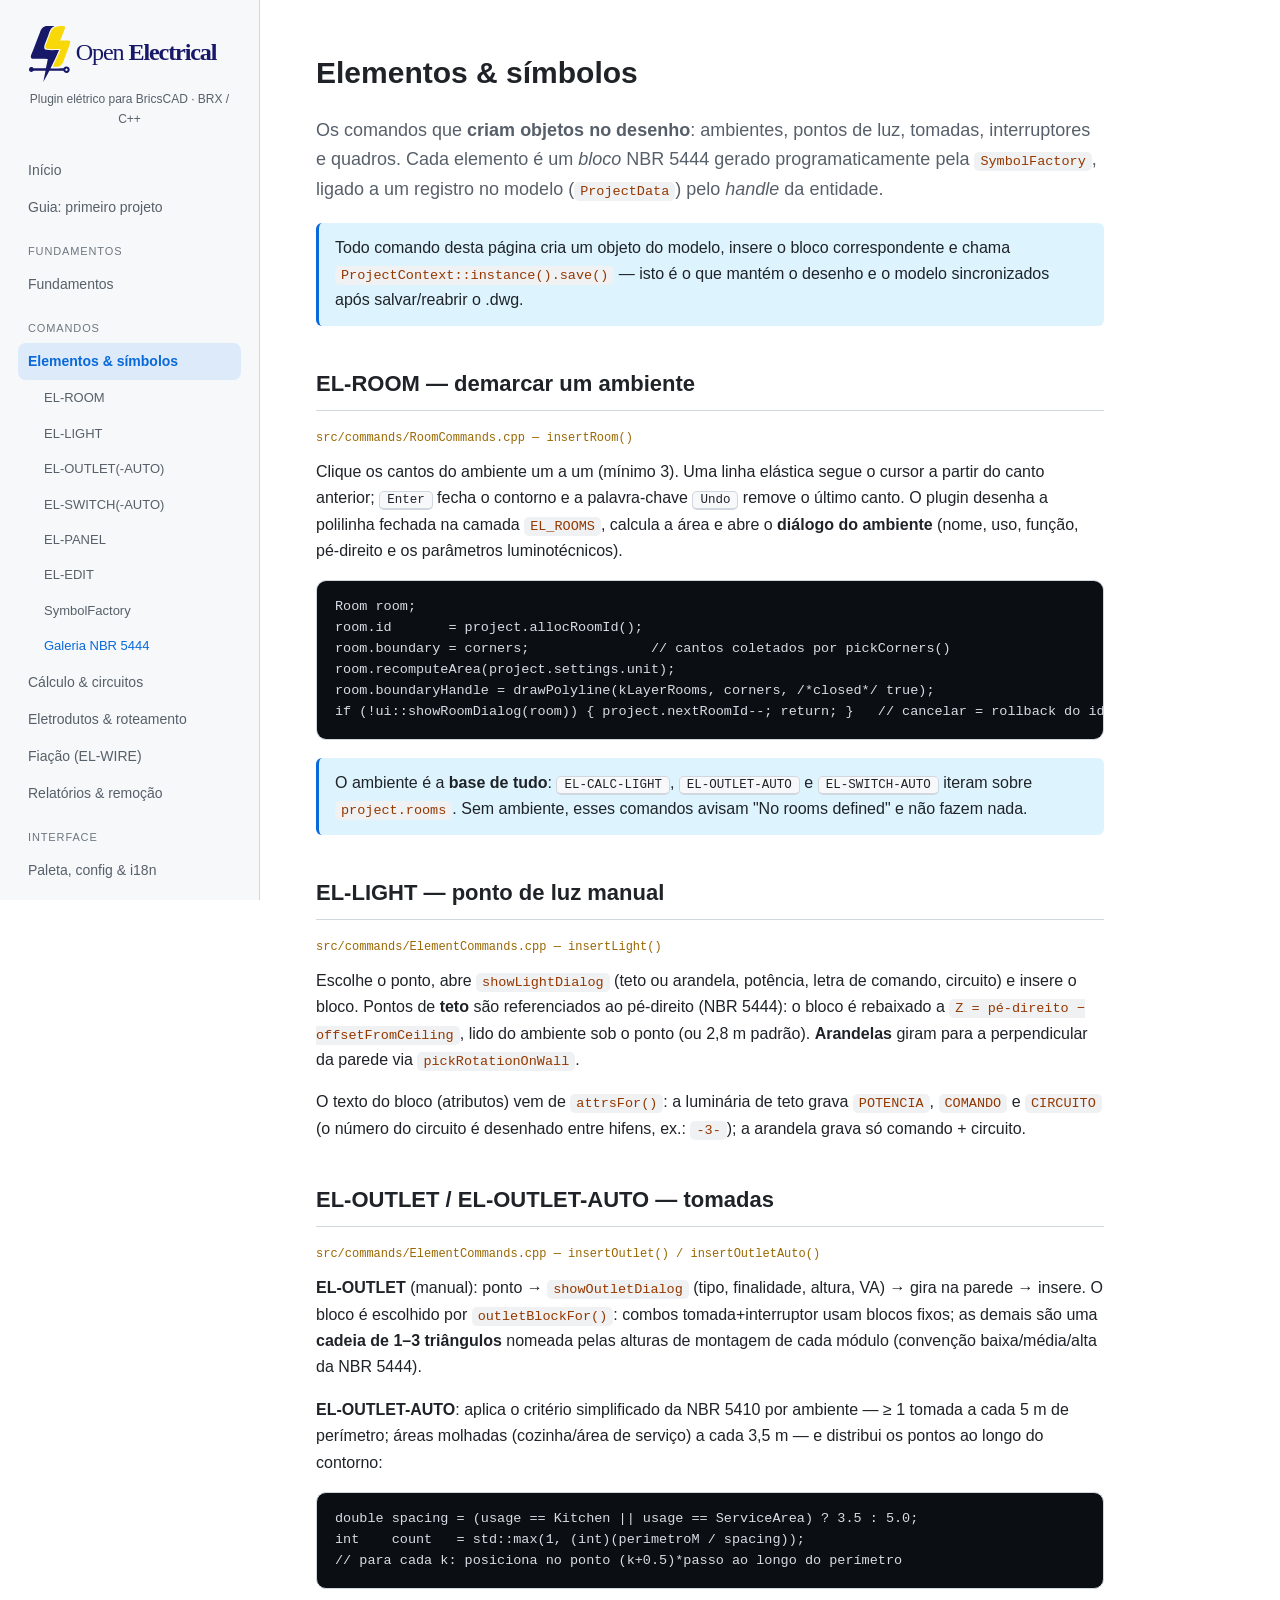
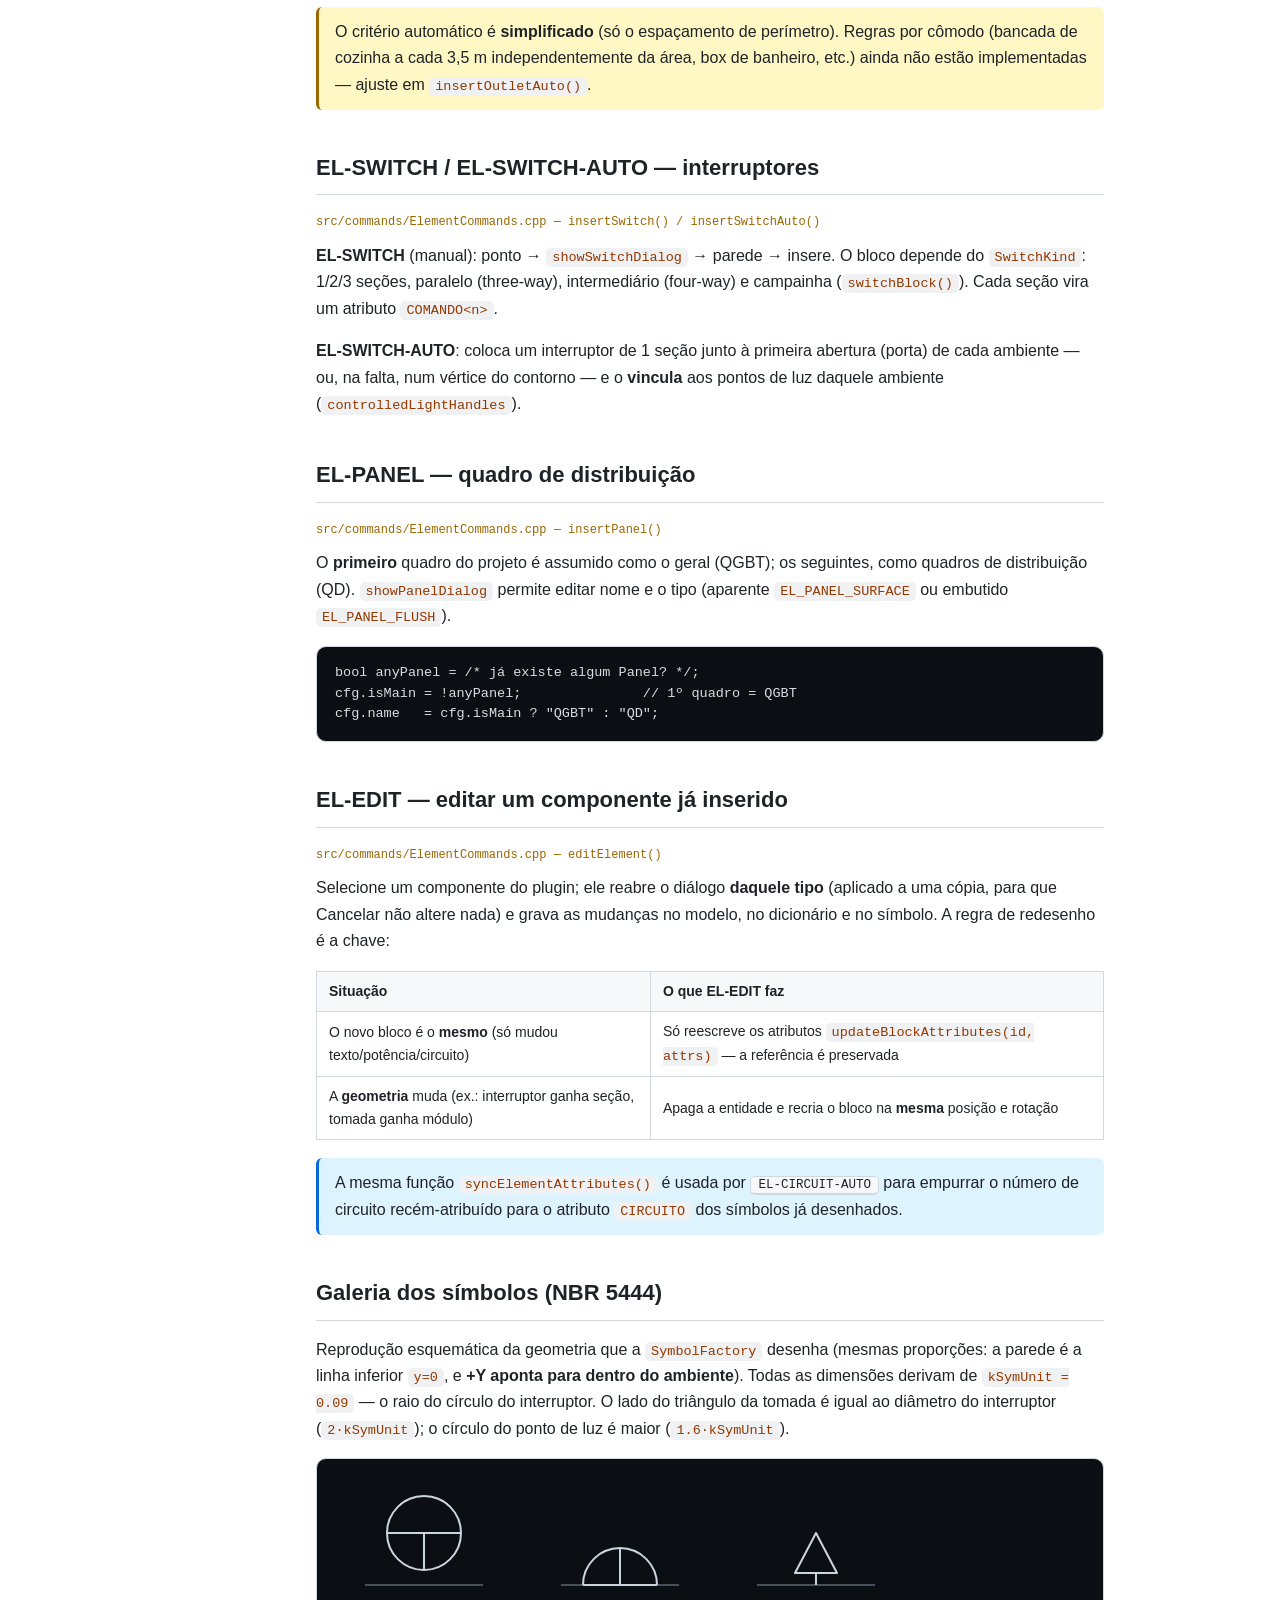
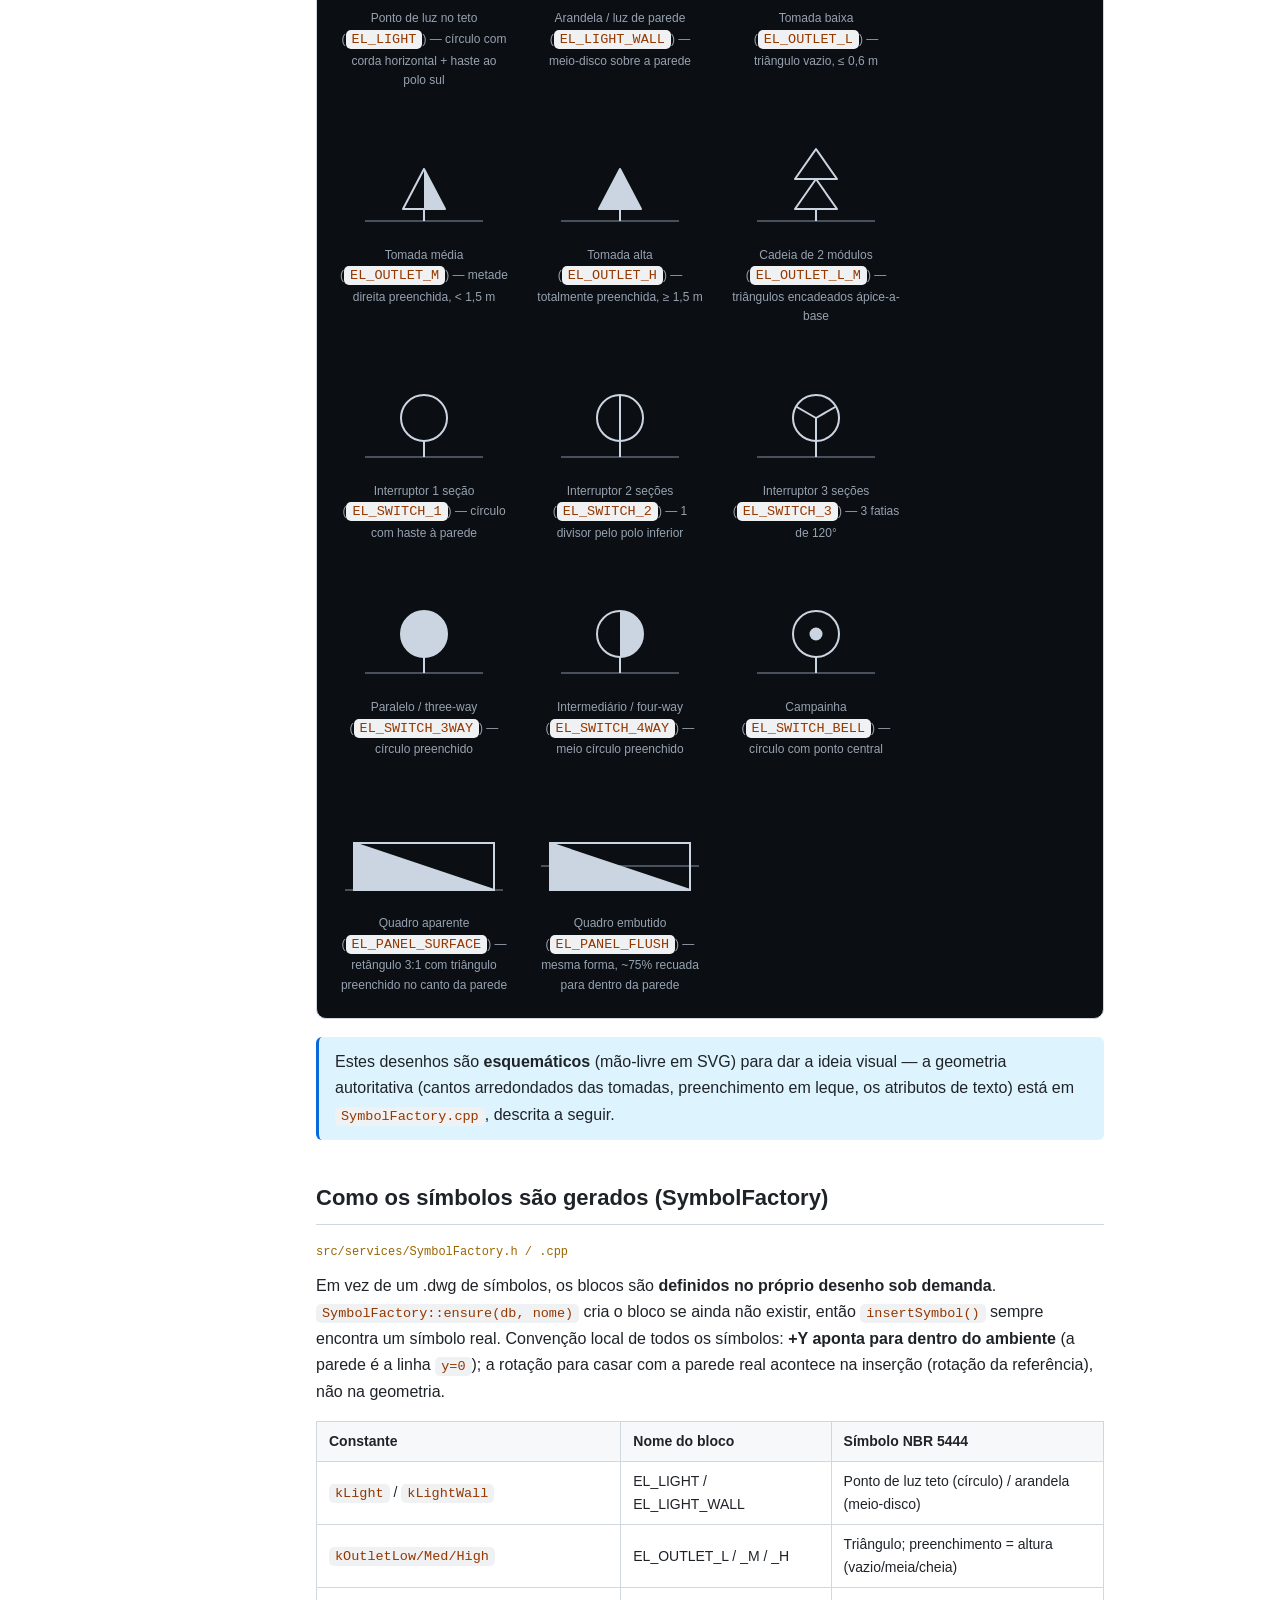
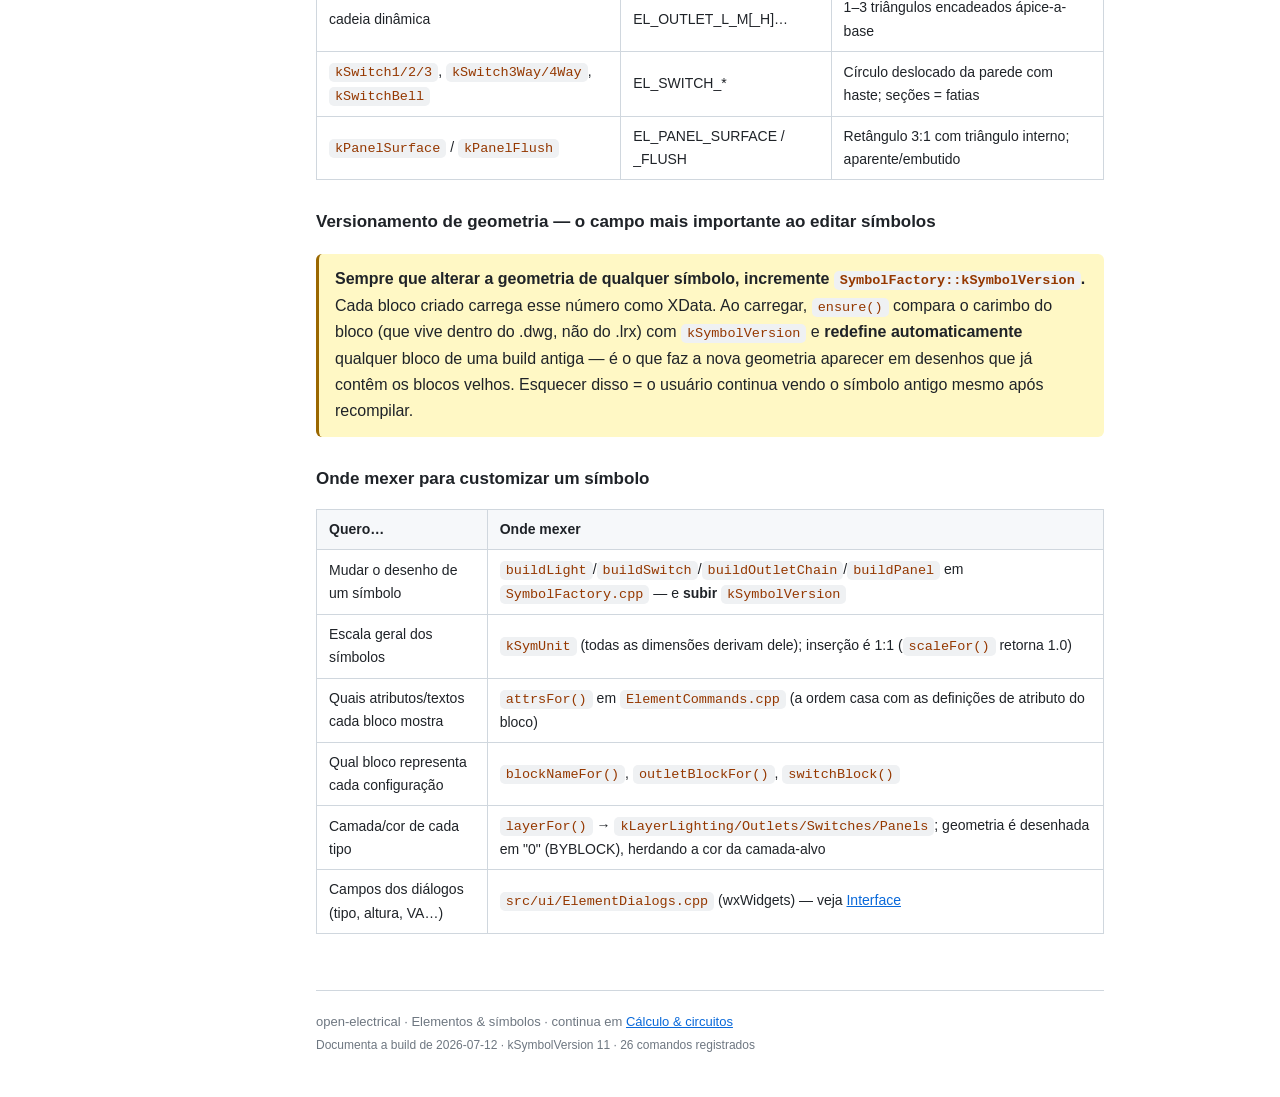
<file: docs/elementos.html>
<!DOCTYPE html>
<html lang="pt-BR">
<head>
<meta charset="utf-8">
<meta name="viewport" content="width=device-width, initial-scale=1">
<meta name="description" content="Comandos de elementos do open-electrical (EL-ROOM, EL-LIGHT, EL-OUTLET, EL-SWITCH, EL-PANEL, EL-EDIT) e a SymbolFactory que gera os símbolos NBR 5444.">
<title>Elementos &amp; símbolos · open-electrical</title>
<link rel="icon" type="image/svg+xml" href="assets/logo.svg">
<link rel="stylesheet" href="style.css">
<script src="nav.js" defer></script>
</head>
<body>
<div class="layout">
  <aside data-nav></aside>

  <main>
    <h1>Elementos &amp; símbolos</h1>
    <p class="lead">Os comandos que <b>criam objetos no desenho</b>: ambientes, pontos de luz,
    tomadas, interruptores e quadros. Cada elemento é um <i>bloco</i> NBR 5444 gerado
    programaticamente pela <code>SymbolFactory</code>, ligado a um registro no modelo
    (<code>ProjectData</code>) pelo <i>handle</i> da entidade.</p>

    <div class="note">Todo comando desta página cria um objeto do modelo, insere o bloco
    correspondente e chama <code>ProjectContext::instance().save()</code> — isto é o que
    mantém o desenho e o modelo sincronizados após salvar/reabrir o .dwg.</div>

    <h2 id="el-room">EL-ROOM — demarcar um ambiente</h2>
    <span class="filepath">src/commands/RoomCommands.cpp — insertRoom()</span>
    <p>Clique os cantos do ambiente um a um (mínimo 3). Uma linha elástica segue o cursor a
    partir do canto anterior; <kbd>Enter</kbd> fecha o contorno e a palavra-chave
    <kbd>Undo</kbd> remove o último canto. O plugin desenha a polilinha fechada na camada
    <code>EL_ROOMS</code>, calcula a área e abre o <b>diálogo do ambiente</b> (nome, uso,
    função, pé-direito e os parâmetros luminotécnicos).</p>
<pre><code>Room room;
room.id       = project.allocRoomId();
room.boundary = corners;               // cantos coletados por pickCorners()
room.recomputeArea(project.settings.unit);
room.boundaryHandle = drawPolyline(kLayerRooms, corners, /*closed*/ true);
if (!ui::showRoomDialog(room)) { project.nextRoomId--; return; }   // cancelar = rollback do id</code></pre>
    <div class="note">O ambiente é a <b>base de tudo</b>: <kbd>EL-CALC-LIGHT</kbd>,
    <kbd>EL-OUTLET-AUTO</kbd> e <kbd>EL-SWITCH-AUTO</kbd> iteram sobre <code>project.rooms</code>.
    Sem ambiente, esses comandos avisam "No rooms defined" e não fazem nada.</div>

    <h2 id="el-light">EL-LIGHT — ponto de luz manual</h2>
    <span class="filepath">src/commands/ElementCommands.cpp — insertLight()</span>
    <p>Escolhe o ponto, abre <code>showLightDialog</code> (teto ou arandela, potência, letra de
    comando, circuito) e insere o bloco. Pontos de <b>teto</b> são referenciados ao pé-direito
    (NBR 5444): o bloco é rebaixado a <code>Z = pé-direito − offsetFromCeiling</code>, lido do
    ambiente sob o ponto (ou 2,8 m padrão). <b>Arandelas</b> giram para a perpendicular da
    parede via <code>pickRotationOnWall</code>.</p>
    <p>O texto do bloco (atributos) vem de <code>attrsFor()</code>: a luminária de teto grava
    <code>POTENCIA</code>, <code>COMANDO</code> e <code>CIRCUITO</code> (o número do circuito é
    desenhado entre hifens, ex.: <code>-3-</code>); a arandela grava só comando + circuito.</p>

    <h2 id="el-outlet">EL-OUTLET / EL-OUTLET-AUTO — tomadas</h2>
    <span class="filepath">src/commands/ElementCommands.cpp — insertOutlet() / insertOutletAuto()</span>
    <p><b>EL-OUTLET</b> (manual): ponto → <code>showOutletDialog</code> (tipo, finalidade,
    altura, VA) → gira na parede → insere. O bloco é escolhido por <code>outletBlockFor()</code>:
    combos tomada+interruptor usam blocos fixos; as demais são uma <b>cadeia de 1–3 triângulos</b>
    nomeada pelas alturas de montagem de cada módulo (convenção baixa/média/alta da NBR 5444).</p>
    <p><b>EL-OUTLET-AUTO</b>: aplica o critério simplificado da NBR 5410 por ambiente —
    ≥ 1 tomada a cada 5 m de perímetro; áreas molhadas (cozinha/área de serviço) a cada 3,5 m —
    e distribui os pontos ao longo do contorno:</p>
<pre><code>double spacing = (usage == Kitchen || usage == ServiceArea) ? 3.5 : 5.0;
int    count   = std::max(1, (int)(perimetroM / spacing));
// para cada k: posiciona no ponto (k+0.5)*passo ao longo do perímetro</code></pre>
    <div class="warn">O critério automático é <b>simplificado</b> (só o espaçamento de perímetro).
    Regras por cômodo (bancada de cozinha a cada 3,5 m independentemente da área, box de banheiro,
    etc.) ainda não estão implementadas — ajuste em <code>insertOutletAuto()</code>.</div>

    <h2 id="el-switch">EL-SWITCH / EL-SWITCH-AUTO — interruptores</h2>
    <span class="filepath">src/commands/ElementCommands.cpp — insertSwitch() / insertSwitchAuto()</span>
    <p><b>EL-SWITCH</b> (manual): ponto → <code>showSwitchDialog</code> → parede → insere. O bloco
    depende do <code>SwitchKind</code>: 1/2/3 seções, paralelo (three-way), intermediário
    (four-way) e campainha (<code>switchBlock()</code>). Cada seção vira um atributo
    <code>COMANDO&lt;n&gt;</code>.</p>
    <p><b>EL-SWITCH-AUTO</b>: coloca um interruptor de 1 seção junto à primeira abertura (porta)
    de cada ambiente — ou, na falta, num vértice do contorno — e o <b>vincula</b> aos pontos de
    luz daquele ambiente (<code>controlledLightHandles</code>).</p>

    <h2 id="el-panel">EL-PANEL — quadro de distribuição</h2>
    <span class="filepath">src/commands/ElementCommands.cpp — insertPanel()</span>
    <p>O <b>primeiro</b> quadro do projeto é assumido como o geral (QGBT); os seguintes, como
    quadros de distribuição (QD). <code>showPanelDialog</code> permite editar nome e o tipo
    (aparente <code>EL_PANEL_SURFACE</code> ou embutido <code>EL_PANEL_FLUSH</code>).</p>
<pre><code>bool anyPanel = /* já existe algum Panel? */;
cfg.isMain = !anyPanel;               // 1º quadro = QGBT
cfg.name   = cfg.isMain ? "QGBT" : "QD";</code></pre>

    <h2 id="el-edit">EL-EDIT — editar um componente já inserido</h2>
    <span class="filepath">src/commands/ElementCommands.cpp — editElement()</span>
    <p>Selecione um componente do plugin; ele reabre o diálogo <b>daquele tipo</b> (aplicado a uma
    cópia, para que Cancelar não altere nada) e grava as mudanças no modelo, no dicionário e no
    símbolo. A regra de redesenho é a chave:</p>
    <table>
      <tr><th>Situação</th><th>O que EL-EDIT faz</th></tr>
      <tr><td>O novo bloco é o <b>mesmo</b> (só mudou texto/potência/circuito)</td><td>Só reescreve os atributos <code>updateBlockAttributes(id, attrs)</code> — a referência é preservada</td></tr>
      <tr><td>A <b>geometria</b> muda (ex.: interruptor ganha seção, tomada ganha módulo)</td><td>Apaga a entidade e recria o bloco na <b>mesma</b> posição e rotação</td></tr>
    </table>
    <div class="note">A mesma função <code>syncElementAttributes()</code> é usada por
    <kbd>EL-CIRCUIT-AUTO</kbd> para empurrar o número de circuito recém-atribuído para o
    atributo <code>CIRCUITO</code> dos símbolos já desenhados.</div>

    <h2 id="galeria">Galeria dos símbolos (NBR 5444)</h2>
    <p>Reprodução esquemática da geometria que a <code>SymbolFactory</code> desenha (mesmas
    proporções: a parede é a linha inferior <code>y=0</code>, e <b>+Y aponta para dentro do
    ambiente</b>). Todas as dimensões derivam de <code>kSymUnit = 0.09</code> — o raio do círculo
    do interruptor. O lado do triângulo da tomada é igual ao diâmetro do interruptor
    (<code>2·kSymUnit</code>); o círculo do ponto de luz é maior (<code>1.6·kSymUnit</code>).</p>

    <div class="glyph-demo">
      <figure>
        <svg width="130" height="112" viewBox="0 0 130 112">
          <line x1="6" y1="104" x2="124" y2="104" stroke="#5b6673" stroke-width="1.5"/>
          <circle cx="65" cy="52" r="37" fill="none" stroke="#cbd5e1" stroke-width="2"/>
          <line x1="28" y1="52" x2="102" y2="52" stroke="#cbd5e1" stroke-width="2"/>
          <line x1="65" y1="52" x2="65" y2="89" stroke="#cbd5e1" stroke-width="2"/>
        </svg>
        <figcaption>Ponto de luz no teto (<code>EL_LIGHT</code>) — círculo com corda horizontal + haste ao polo sul</figcaption>
      </figure>
      <figure>
        <svg width="130" height="112" viewBox="0 0 130 112">
          <line x1="6" y1="104" x2="124" y2="104" stroke="#5b6673" stroke-width="1.5"/>
          <path d="M 28 104 A 37 37 0 0 1 102 104" fill="none" stroke="#cbd5e1" stroke-width="2"/>
          <line x1="28" y1="104" x2="102" y2="104" stroke="#cbd5e1" stroke-width="2"/>
          <line x1="65" y1="104" x2="65" y2="67" stroke="#cbd5e1" stroke-width="2"/>
        </svg>
        <figcaption>Arandela / luz de parede (<code>EL_LIGHT_WALL</code>) — meio-disco sobre a parede</figcaption>
      </figure>
      <figure>
        <svg width="130" height="112" viewBox="0 0 130 112">
          <line x1="6" y1="104" x2="124" y2="104" stroke="#5b6673" stroke-width="1.5"/>
          <line x1="65" y1="104" x2="65" y2="92" stroke="#cbd5e1" stroke-width="2"/>
          <path d="M 44 92 L 86 92 L 65 52 Z" fill="none" stroke="#cbd5e1" stroke-width="2" stroke-linejoin="round"/>
        </svg>
        <figcaption>Tomada baixa (<code>EL_OUTLET_L</code>) — triângulo vazio, ≤ 0,6 m</figcaption>
      </figure>
      <figure>
        <svg width="130" height="112" viewBox="0 0 130 112">
          <line x1="6" y1="104" x2="124" y2="104" stroke="#5b6673" stroke-width="1.5"/>
          <line x1="65" y1="104" x2="65" y2="92" stroke="#cbd5e1" stroke-width="2"/>
          <path d="M 65 92 L 86 92 L 65 52 Z" fill="#cbd5e1"/>
          <path d="M 44 92 L 86 92 L 65 52 Z" fill="none" stroke="#cbd5e1" stroke-width="2" stroke-linejoin="round"/>
        </svg>
        <figcaption>Tomada média (<code>EL_OUTLET_M</code>) — metade direita preenchida, &lt; 1,5 m</figcaption>
      </figure>
      <figure>
        <svg width="130" height="112" viewBox="0 0 130 112">
          <line x1="6" y1="104" x2="124" y2="104" stroke="#5b6673" stroke-width="1.5"/>
          <line x1="65" y1="104" x2="65" y2="92" stroke="#cbd5e1" stroke-width="2"/>
          <path d="M 44 92 L 86 92 L 65 52 Z" fill="#cbd5e1" stroke="#cbd5e1" stroke-width="2" stroke-linejoin="round"/>
        </svg>
        <figcaption>Tomada alta (<code>EL_OUTLET_H</code>) — totalmente preenchida, ≥ 1,5 m</figcaption>
      </figure>
      <figure>
        <svg width="130" height="112" viewBox="0 0 130 112">
          <line x1="6" y1="104" x2="124" y2="104" stroke="#5b6673" stroke-width="1.5"/>
          <line x1="65" y1="104" x2="65" y2="92" stroke="#cbd5e1" stroke-width="2"/>
          <path d="M 44 92 L 86 92 L 65 62 Z" fill="none" stroke="#cbd5e1" stroke-width="2" stroke-linejoin="round"/>
          <path d="M 44 62 L 86 62 L 65 32 Z" fill="none" stroke="#cbd5e1" stroke-width="2" stroke-linejoin="round"/>
        </svg>
        <figcaption>Cadeia de 2 módulos (<code>EL_OUTLET_L_M</code>) — triângulos encadeados ápice-a-base</figcaption>
      </figure>
      <figure>
        <svg width="130" height="112" viewBox="0 0 130 112">
          <line x1="6" y1="104" x2="124" y2="104" stroke="#5b6673" stroke-width="1.5"/>
          <line x1="65" y1="104" x2="65" y2="88" stroke="#cbd5e1" stroke-width="2"/>
          <circle cx="65" cy="65" r="23" fill="none" stroke="#cbd5e1" stroke-width="2"/>
        </svg>
        <figcaption>Interruptor 1 seção (<code>EL_SWITCH_1</code>) — círculo com haste à parede</figcaption>
      </figure>
      <figure>
        <svg width="130" height="112" viewBox="0 0 130 112">
          <line x1="6" y1="104" x2="124" y2="104" stroke="#5b6673" stroke-width="1.5"/>
          <line x1="65" y1="104" x2="65" y2="88" stroke="#cbd5e1" stroke-width="2"/>
          <circle cx="65" cy="65" r="23" fill="none" stroke="#cbd5e1" stroke-width="2"/>
          <line x1="65" y1="42" x2="65" y2="88" stroke="#cbd5e1" stroke-width="2"/>
        </svg>
        <figcaption>Interruptor 2 seções (<code>EL_SWITCH_2</code>) — 1 divisor pelo polo inferior</figcaption>
      </figure>
      <figure>
        <svg width="130" height="112" viewBox="0 0 130 112">
          <line x1="6" y1="104" x2="124" y2="104" stroke="#5b6673" stroke-width="1.5"/>
          <line x1="65" y1="104" x2="65" y2="88" stroke="#cbd5e1" stroke-width="2"/>
          <circle cx="65" cy="65" r="23" fill="none" stroke="#cbd5e1" stroke-width="2"/>
          <line x1="65" y1="65" x2="65" y2="88" stroke="#cbd5e1" stroke-width="2"/>
          <line x1="65" y1="65" x2="85" y2="53.5" stroke="#cbd5e1" stroke-width="2"/>
          <line x1="65" y1="65" x2="45" y2="53.5" stroke="#cbd5e1" stroke-width="2"/>
        </svg>
        <figcaption>Interruptor 3 seções (<code>EL_SWITCH_3</code>) — 3 fatias de 120°</figcaption>
      </figure>
      <figure>
        <svg width="130" height="112" viewBox="0 0 130 112">
          <line x1="6" y1="104" x2="124" y2="104" stroke="#5b6673" stroke-width="1.5"/>
          <line x1="65" y1="104" x2="65" y2="88" stroke="#cbd5e1" stroke-width="2"/>
          <circle cx="65" cy="65" r="23" fill="#cbd5e1" stroke="#cbd5e1" stroke-width="2"/>
        </svg>
        <figcaption>Paralelo / three-way (<code>EL_SWITCH_3WAY</code>) — círculo preenchido</figcaption>
      </figure>
      <figure>
        <svg width="130" height="112" viewBox="0 0 130 112">
          <line x1="6" y1="104" x2="124" y2="104" stroke="#5b6673" stroke-width="1.5"/>
          <line x1="65" y1="104" x2="65" y2="88" stroke="#cbd5e1" stroke-width="2"/>
          <path d="M 65 42 A 23 23 0 0 1 65 88 Z" fill="#cbd5e1"/>
          <circle cx="65" cy="65" r="23" fill="none" stroke="#cbd5e1" stroke-width="2"/>
        </svg>
        <figcaption>Intermediário / four-way (<code>EL_SWITCH_4WAY</code>) — meio círculo preenchido</figcaption>
      </figure>
      <figure>
        <svg width="130" height="112" viewBox="0 0 130 112">
          <line x1="6" y1="104" x2="124" y2="104" stroke="#5b6673" stroke-width="1.5"/>
          <line x1="65" y1="104" x2="65" y2="88" stroke="#cbd5e1" stroke-width="2"/>
          <circle cx="65" cy="65" r="23" fill="none" stroke="#cbd5e1" stroke-width="2"/>
          <circle cx="65" cy="65" r="6.5" fill="#cbd5e1"/>
        </svg>
        <figcaption>Campainha (<code>EL_SWITCH_BELL</code>) — círculo com ponto central</figcaption>
      </figure>
      <figure>
        <svg width="170" height="112" viewBox="0 0 170 112">
          <line x1="6" y1="104" x2="164" y2="104" stroke="#5b6673" stroke-width="1.5"/>
          <path d="M 15 104 L 155 104 L 15 57 Z" fill="#cbd5e1"/>
          <rect x="15" y="57" width="140" height="47" fill="none" stroke="#cbd5e1" stroke-width="2"/>
          <line x1="15" y1="57" x2="155" y2="104" stroke="#cbd5e1" stroke-width="2"/>
        </svg>
        <figcaption>Quadro aparente (<code>EL_PANEL_SURFACE</code>) — retângulo 3:1 com triângulo preenchido no canto da parede</figcaption>
      </figure>
      <figure>
        <svg width="170" height="112" viewBox="0 0 170 112">
          <line x1="6" y1="80" x2="164" y2="80" stroke="#5b6673" stroke-width="1.5"/>
          <path d="M 15 104 L 155 104 L 15 57 Z" fill="#cbd5e1"/>
          <rect x="15" y="57" width="140" height="47" fill="none" stroke="#cbd5e1" stroke-width="2"/>
          <line x1="15" y1="57" x2="155" y2="104" stroke="#cbd5e1" stroke-width="2"/>
        </svg>
        <figcaption>Quadro embutido (<code>EL_PANEL_FLUSH</code>) — mesma forma, ~75% recuada para dentro da parede</figcaption>
      </figure>
    </div>
    <div class="note">Estes desenhos são <b>esquemáticos</b> (mão-livre em SVG) para dar a ideia
    visual — a geometria autoritativa (cantos arredondados das tomadas, preenchimento em leque, os
    atributos de texto) está em <code>SymbolFactory.cpp</code>, descrita a seguir.</div>

    <h2 id="simbolos">Como os símbolos são gerados (SymbolFactory)</h2>
    <span class="filepath">src/services/SymbolFactory.h / .cpp</span>
    <p>Em vez de um .dwg de símbolos, os blocos são <b>definidos no próprio desenho sob demanda</b>.
    <code>SymbolFactory::ensure(db, nome)</code> cria o bloco se ainda não existir, então
    <code>insertSymbol()</code> sempre encontra um símbolo real. Convenção local de todos os
    símbolos: <b>+Y aponta para dentro do ambiente</b> (a parede é a linha <code>y=0</code>); a
    rotação para casar com a parede real acontece na inserção (rotação da referência), não na
    geometria.</p>
    <table>
      <tr><th>Constante</th><th>Nome do bloco</th><th>Símbolo NBR 5444</th></tr>
      <tr><td><code>kLight</code> / <code>kLightWall</code></td><td>EL_LIGHT / EL_LIGHT_WALL</td><td>Ponto de luz teto (círculo) / arandela (meio-disco)</td></tr>
      <tr><td><code>kOutletLow/Med/High</code></td><td>EL_OUTLET_L / _M / _H</td><td>Triângulo; preenchimento = altura (vazio/meia/cheia)</td></tr>
      <tr><td>cadeia dinâmica</td><td>EL_OUTLET_L_M[_H]…</td><td>1–3 triângulos encadeados ápice-a-base</td></tr>
      <tr><td><code>kSwitch1/2/3</code>, <code>kSwitch3Way/4Way</code>, <code>kSwitchBell</code></td><td>EL_SWITCH_*</td><td>Círculo deslocado da parede com haste; seções = fatias</td></tr>
      <tr><td><code>kPanelSurface</code> / <code>kPanelFlush</code></td><td>EL_PANEL_SURFACE / _FLUSH</td><td>Retângulo 3:1 com triângulo interno; aparente/embutido</td></tr>
    </table>

    <h3>Versionamento de geometria — o campo mais importante ao editar símbolos</h3>
    <div class="warn"><b>Sempre que alterar a geometria de qualquer símbolo, incremente
    <code>SymbolFactory::kSymbolVersion</code>.</b> Cada bloco criado carrega esse número como
    XData. Ao carregar, <code>ensure()</code> compara o carimbo do bloco (que vive dentro do .dwg,
    não do .lrx) com <code>kSymbolVersion</code> e <b>redefine automaticamente</b> qualquer bloco
    de uma build antiga — é o que faz a nova geometria aparecer em desenhos que já contêm os
    blocos velhos. Esquecer disso = o usuário continua vendo o símbolo antigo mesmo após recompilar.</div>

    <h3>Onde mexer para customizar um símbolo</h3>
    <table>
      <tr><th>Quero…</th><th>Onde mexer</th></tr>
      <tr><td>Mudar o desenho de um símbolo</td><td><code>buildLight</code>/<code>buildSwitch</code>/<code>buildOutletChain</code>/<code>buildPanel</code> em <code>SymbolFactory.cpp</code> — e <b>subir</b> <code>kSymbolVersion</code></td></tr>
      <tr><td>Escala geral dos símbolos</td><td><code>kSymUnit</code> (todas as dimensões derivam dele); inserção é 1:1 (<code>scaleFor()</code> retorna 1.0)</td></tr>
      <tr><td>Quais atributos/textos cada bloco mostra</td><td><code>attrsFor()</code> em <code>ElementCommands.cpp</code> (a ordem casa com as definições de atributo do bloco)</td></tr>
      <tr><td>Qual bloco representa cada configuração</td><td><code>blockNameFor()</code>, <code>outletBlockFor()</code>, <code>switchBlock()</code></td></tr>
      <tr><td>Camada/cor de cada tipo</td><td><code>layerFor()</code> → <code>kLayerLighting/Outlets/Switches/Panels</code>; geometria é desenhada em "0" (BYBLOCK), herdando a cor da camada-alvo</td></tr>
      <tr><td>Campos dos diálogos (tipo, altura, VA…)</td><td><code>src/ui/ElementDialogs.cpp</code> (wxWidgets) — veja <a href="interface.html">Interface</a></td></tr>
    </table>

    <footer>open-electrical · Elementos &amp; símbolos · continua em <a href="calculo.html">Cálculo &amp; circuitos</a></footer>
  </main>
</div>
</body>
</html>
</file>
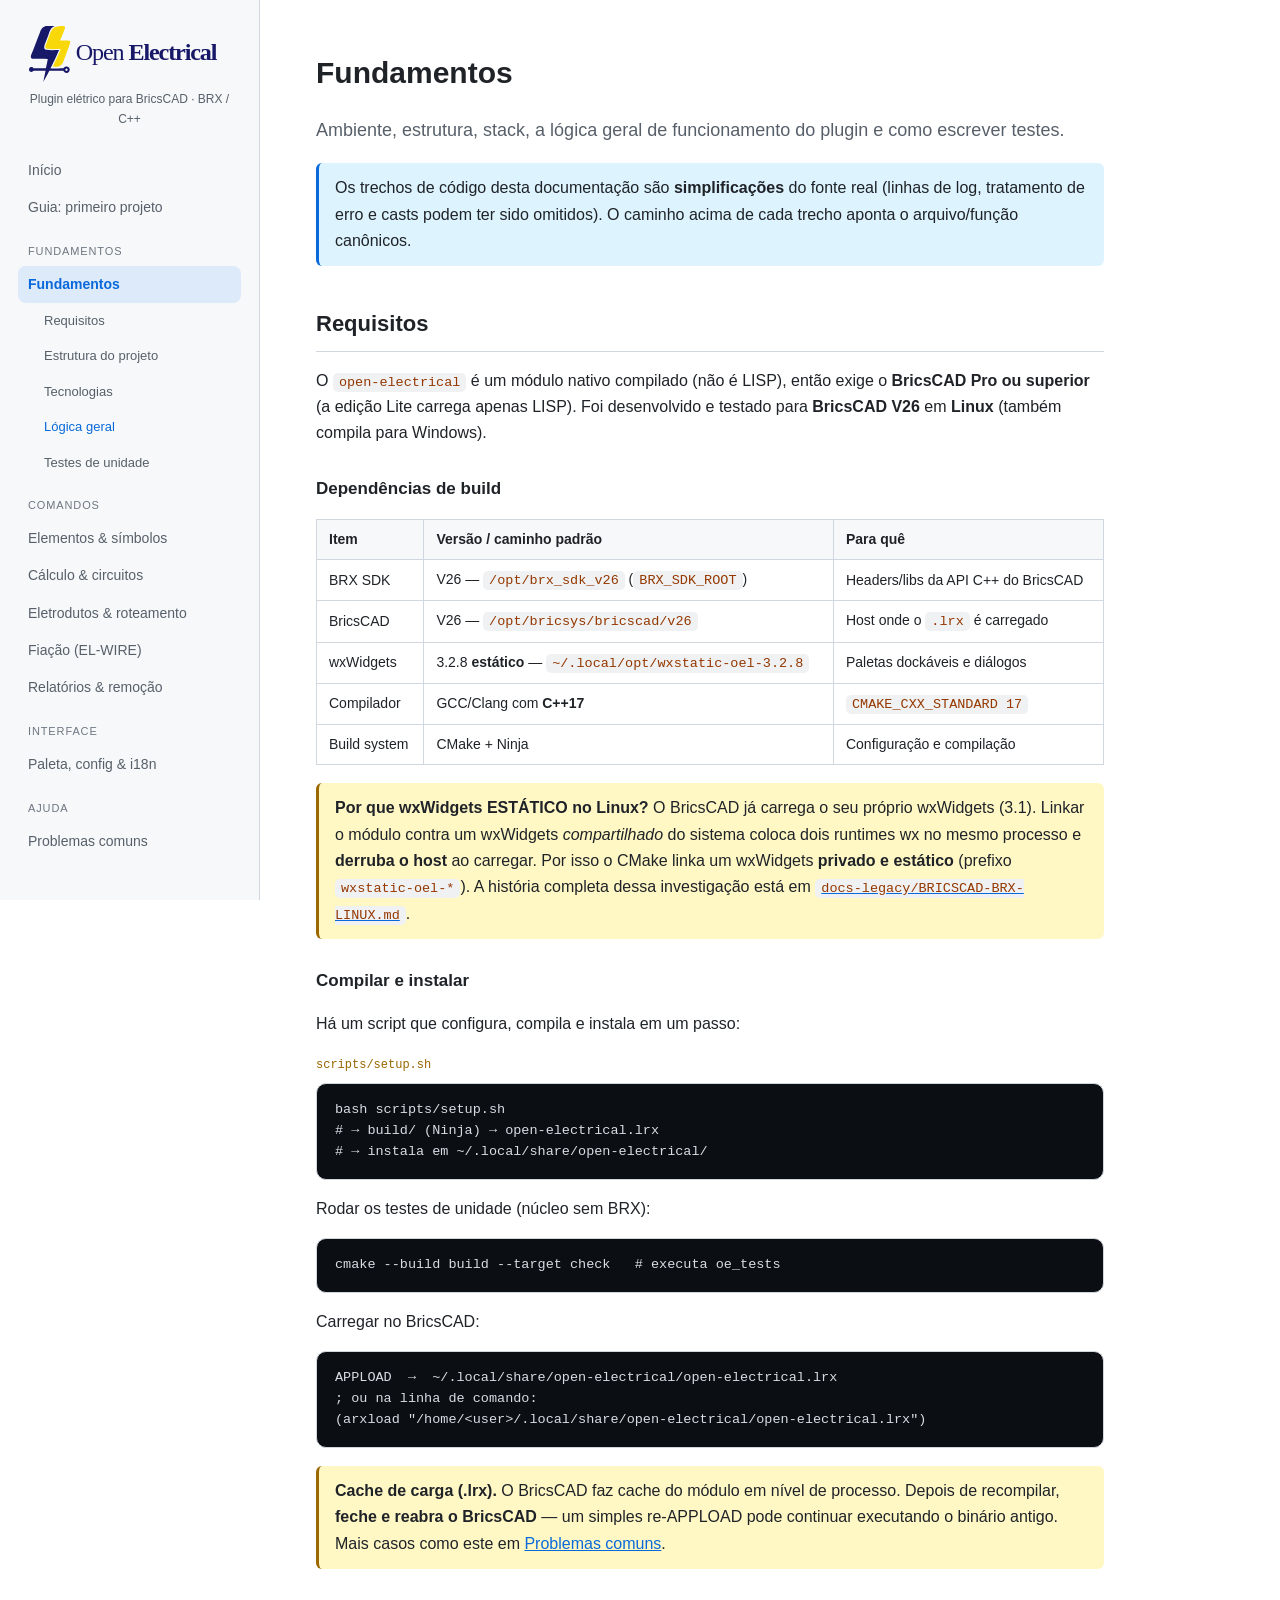
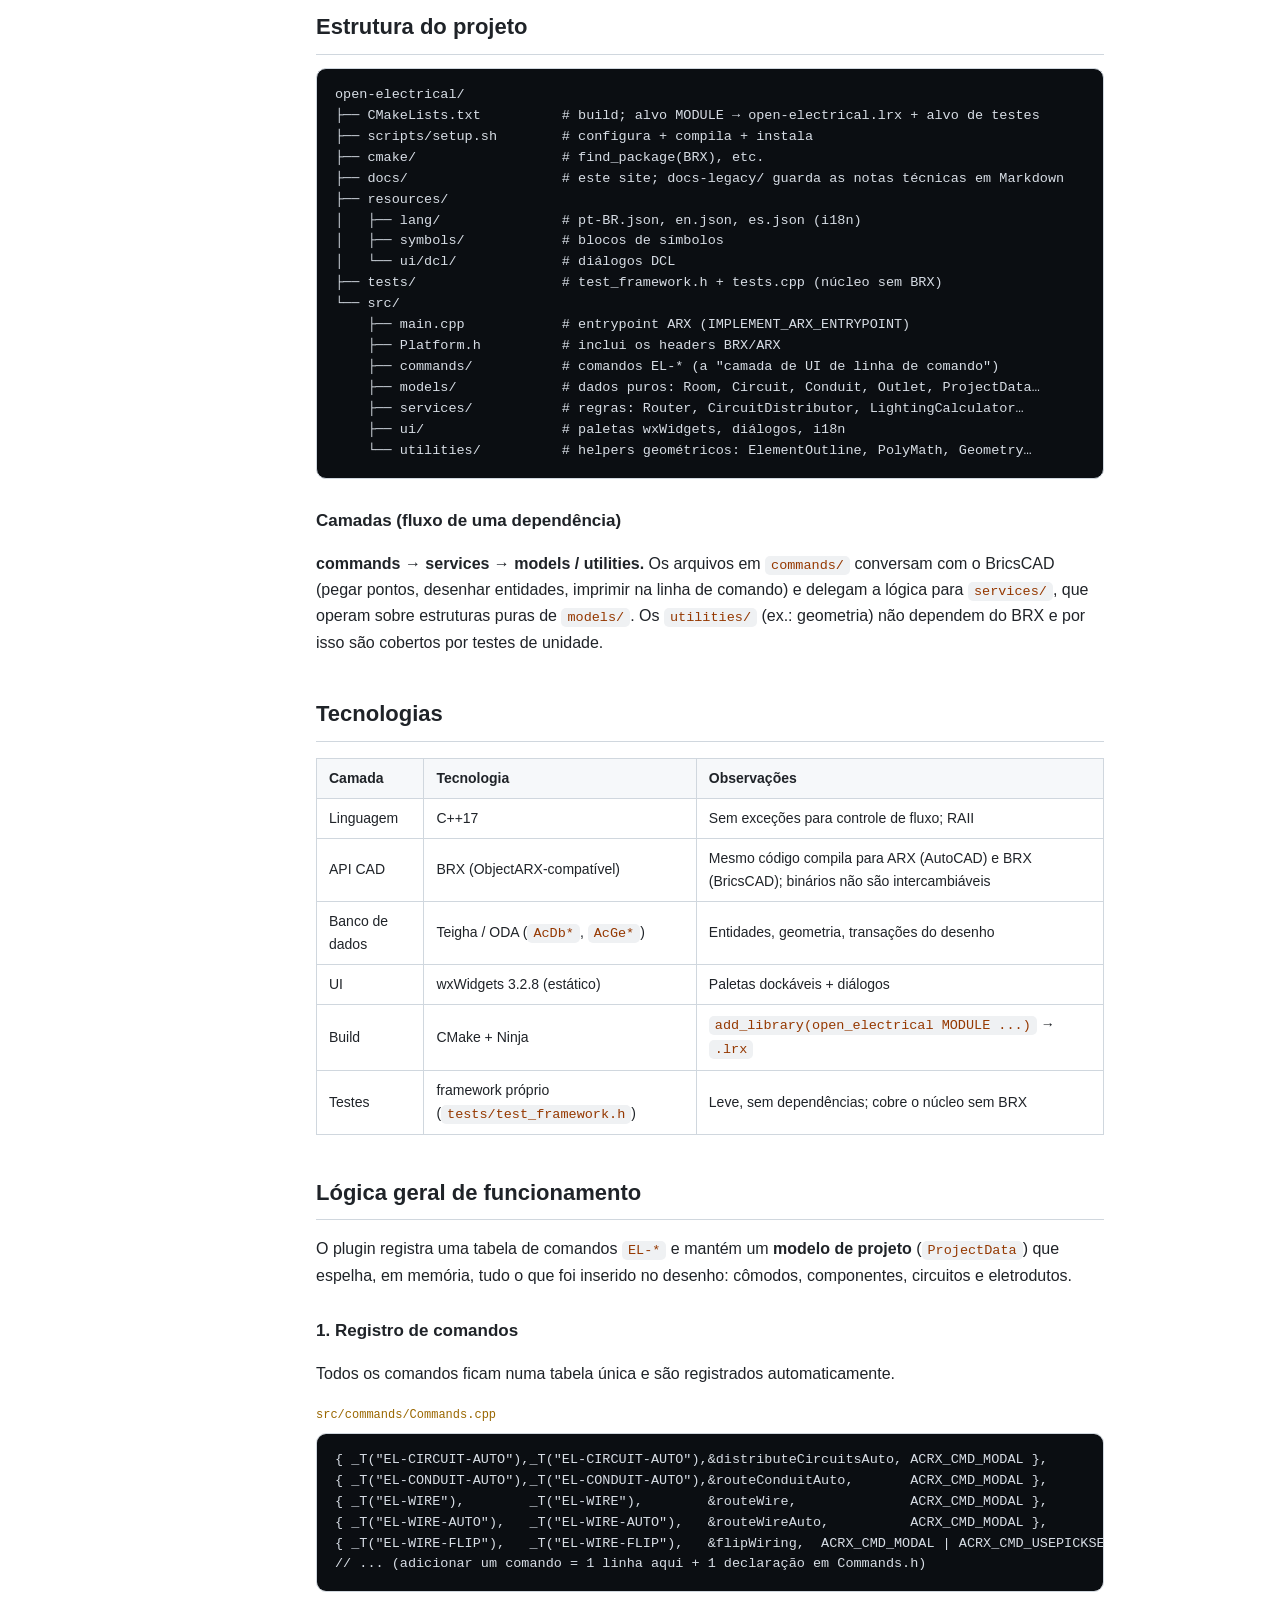
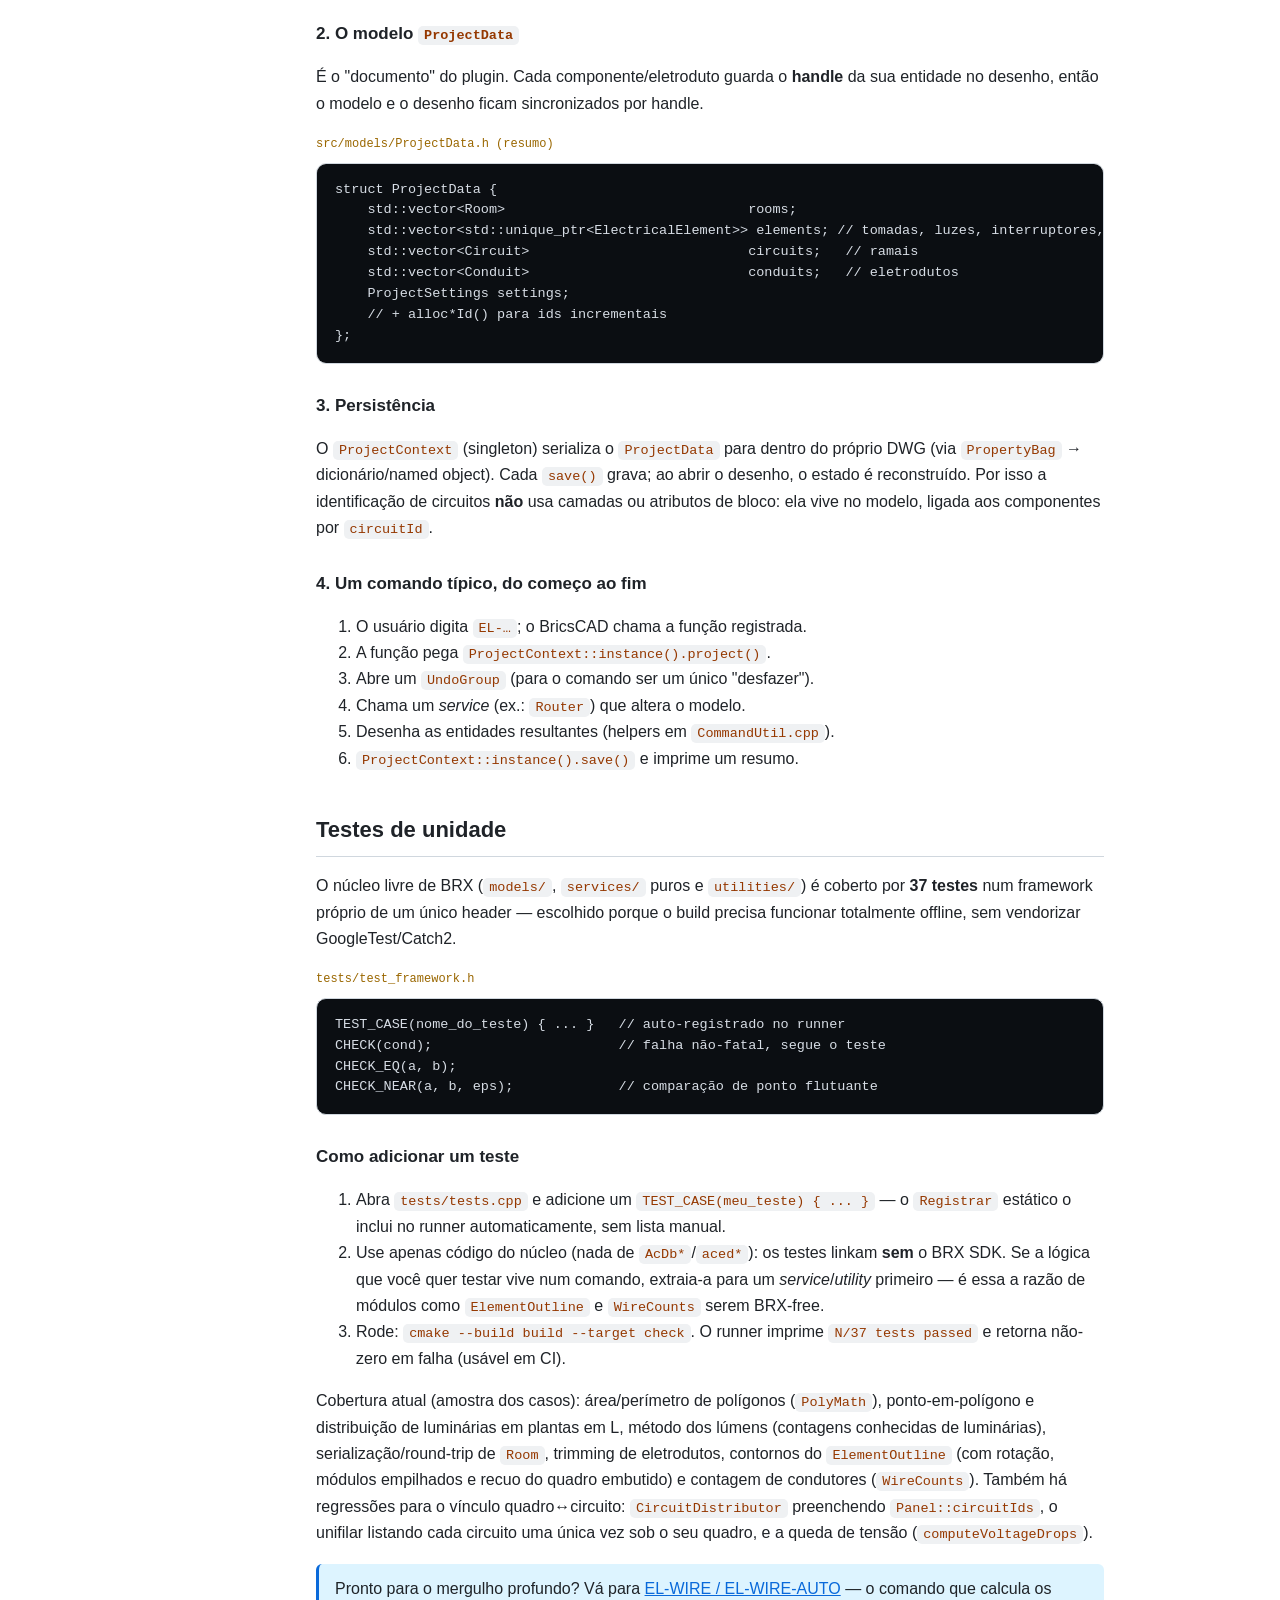
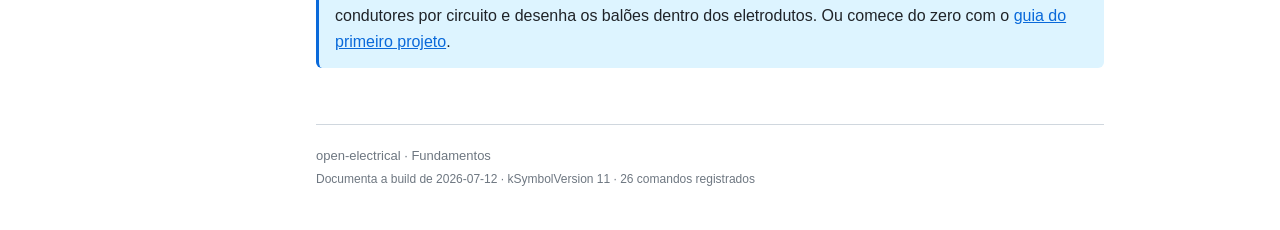
<file: docs/fundamentos.html>
<!DOCTYPE html>
<html lang="pt-BR">
<head>
<meta charset="utf-8">
<meta name="viewport" content="width=device-width, initial-scale=1">
<meta name="description" content="Fundamentos do open-electrical: requisitos de build, estrutura do projeto, stack tecnológica, lógica geral e testes de unidade.">
<title>Fundamentos · open-electrical</title>
<link rel="icon" type="image/svg+xml" href="assets/logo.svg">
<link rel="stylesheet" href="style.css">
<script src="nav.js" defer></script>
</head>
<body>
<div class="layout">
  <aside data-nav></aside>

  <main>
    <h1>Fundamentos</h1>
    <p class="lead">Ambiente, estrutura, stack, a lógica geral de funcionamento do plugin e como
    escrever testes.</p>

    <div class="note">Os trechos de código desta documentação são <b>simplificações</b> do fonte
    real (linhas de log, tratamento de erro e casts podem ter sido omitidos). O caminho acima de
    cada trecho aponta o arquivo/função canônicos.</div>

    <!-- ===================== REQUISITOS ===================== -->
    <h2 id="requisitos">Requisitos</h2>
    <p>O <code>open-electrical</code> é um módulo nativo compilado (não é LISP), então exige o
    <b>BricsCAD Pro ou superior</b> (a edição Lite carrega apenas LISP). Foi desenvolvido e
    testado para <b>BricsCAD V26</b> em <b>Linux</b> (também compila para Windows).</p>

    <h3>Dependências de build</h3>
    <table>
      <tr><th>Item</th><th>Versão / caminho padrão</th><th>Para quê</th></tr>
      <tr><td>BRX SDK</td><td>V26 — <code>/opt/brx_sdk_v26</code> (<code>BRX_SDK_ROOT</code>)</td><td>Headers/libs da API C++ do BricsCAD</td></tr>
      <tr><td>BricsCAD</td><td>V26 — <code>/opt/bricsys/bricscad/v26</code></td><td>Host onde o <code>.lrx</code> é carregado</td></tr>
      <tr><td>wxWidgets</td><td>3.2.8 <b>estático</b> — <code>~/.local/opt/wxstatic-oel-3.2.8</code></td><td>Paletas dockáveis e diálogos</td></tr>
      <tr><td>Compilador</td><td>GCC/Clang com <b>C++17</b></td><td><code>CMAKE_CXX_STANDARD 17</code></td></tr>
      <tr><td>Build system</td><td>CMake + Ninja</td><td>Configuração e compilação</td></tr>
    </table>

    <div class="warn">
      <b>Por que wxWidgets ESTÁTICO no Linux?</b> O BricsCAD já carrega o seu próprio
      wxWidgets (3.1). Linkar o módulo contra um wxWidgets <i>compartilhado</i> do sistema
      coloca dois runtimes wx no mesmo processo e <b>derruba o host</b> ao carregar. Por isso
      o CMake linka um wxWidgets <b>privado e estático</b> (prefixo <code>wxstatic-oel-*</code>).
      A história completa dessa investigação está em
      <a href="../docs-legacy/BRICSCAD-BRX-LINUX.md"><code>docs-legacy/BRICSCAD-BRX-LINUX.md</code></a>.
    </div>

    <h3>Compilar e instalar</h3>
    <p>Há um script que configura, compila e instala em um passo:</p>
    <span class="filepath">scripts/setup.sh</span>
<pre><code>bash scripts/setup.sh
# → build/ (Ninja) → open-electrical.lrx
# → instala em ~/.local/share/open-electrical/</code></pre>
    <p>Rodar os testes de unidade (núcleo sem BRX):</p>
<pre><code>cmake --build build --target check   # executa oe_tests</code></pre>
    <p>Carregar no BricsCAD:</p>
<pre><code>APPLOAD  →  ~/.local/share/open-electrical/open-electrical.lrx
; ou na linha de comando:
(arxload "/home/&lt;user&gt;/.local/share/open-electrical/open-electrical.lrx")</code></pre>
    <div class="warn"><b>Cache de carga (.lrx).</b> O BricsCAD faz cache do módulo em nível de
    processo. Depois de recompilar, <b>feche e reabra o BricsCAD</b> — um simples re-APPLOAD
    pode continuar executando o binário antigo. Mais casos como este em
    <a href="troubleshooting.html">Problemas comuns</a>.</div>

    <!-- ===================== ESTRUTURA ===================== -->
    <h2 id="estrutura">Estrutura do projeto</h2>
<pre><code>open-electrical/
├── CMakeLists.txt          # build; alvo MODULE → open-electrical.lrx + alvo de testes
├── scripts/setup.sh        # configura + compila + instala
├── cmake/                  # find_package(BRX), etc.
├── docs/                   # este site; docs-legacy/ guarda as notas técnicas em Markdown
├── resources/
│   ├── lang/               # pt-BR.json, en.json, es.json (i18n)
│   ├── symbols/            # blocos de símbolos
│   └── ui/dcl/             # diálogos DCL
├── tests/                  # test_framework.h + tests.cpp (núcleo sem BRX)
└── src/
    ├── main.cpp            # entrypoint ARX (IMPLEMENT_ARX_ENTRYPOINT)
    ├── Platform.h          # inclui os headers BRX/ARX
    ├── commands/           # comandos EL-* (a "camada de UI de linha de comando")
    ├── models/             # dados puros: Room, Circuit, Conduit, Outlet, ProjectData…
    ├── services/           # regras: Router, CircuitDistributor, LightingCalculator…
    ├── ui/                 # paletas wxWidgets, diálogos, i18n
    └── utilities/          # helpers geométricos: ElementOutline, PolyMath, Geometry…</code></pre>

    <h3>Camadas (fluxo de uma dependência)</h3>
    <p><b>commands → services → models / utilities.</b> Os arquivos em <code>commands/</code>
    conversam com o BricsCAD (pegar pontos, desenhar entidades, imprimir na linha de comando)
    e delegam a lógica para <code>services/</code>, que operam sobre estruturas puras de
    <code>models/</code>. Os <code>utilities/</code> (ex.: geometria) não dependem do BRX e por
    isso são cobertos por testes de unidade.</p>

    <!-- ===================== TECNOLOGIAS ===================== -->
    <h2 id="tecnologias">Tecnologias</h2>
    <table>
      <tr><th>Camada</th><th>Tecnologia</th><th>Observações</th></tr>
      <tr><td>Linguagem</td><td>C++17</td><td>Sem exceções para controle de fluxo; RAII</td></tr>
      <tr><td>API CAD</td><td>BRX (ObjectARX-compatível)</td><td>Mesmo código compila para ARX (AutoCAD) e BRX (BricsCAD); binários não são intercambiáveis</td></tr>
      <tr><td>Banco de dados</td><td>Teigha / ODA (<code>AcDb*</code>, <code>AcGe*</code>)</td><td>Entidades, geometria, transações do desenho</td></tr>
      <tr><td>UI</td><td>wxWidgets 3.2.8 (estático)</td><td>Paletas dockáveis + diálogos</td></tr>
      <tr><td>Build</td><td>CMake + Ninja</td><td><code>add_library(open_electrical MODULE ...)</code> → <code>.lrx</code></td></tr>
      <tr><td>Testes</td><td>framework próprio (<code>tests/test_framework.h</code>)</td><td>Leve, sem dependências; cobre o núcleo sem BRX</td></tr>
    </table>

    <!-- ===================== LÓGICA GERAL ===================== -->
    <h2 id="logica">Lógica geral de funcionamento</h2>
    <p>O plugin registra uma tabela de comandos <code>EL-*</code> e mantém um <b>modelo de
    projeto</b> (<code>ProjectData</code>) que espelha, em memória, tudo o que foi inserido
    no desenho: cômodos, componentes, circuitos e eletrodutos.</p>

    <h3>1. Registro de comandos</h3>
    <p>Todos os comandos ficam numa tabela única e são registrados automaticamente.</p>
    <span class="filepath">src/commands/Commands.cpp</span>
<pre><code>{ _T("EL-CIRCUIT-AUTO"),_T("EL-CIRCUIT-AUTO"),&amp;distributeCircuitsAuto, ACRX_CMD_MODAL },
{ _T("EL-CONDUIT-AUTO"),_T("EL-CONDUIT-AUTO"),&amp;routeConduitAuto,       ACRX_CMD_MODAL },
{ _T("EL-WIRE"),        _T("EL-WIRE"),        &amp;routeWire,              ACRX_CMD_MODAL },
{ _T("EL-WIRE-AUTO"),   _T("EL-WIRE-AUTO"),   &amp;routeWireAuto,          ACRX_CMD_MODAL },
{ _T("EL-WIRE-FLIP"),   _T("EL-WIRE-FLIP"),   &amp;flipWiring,  ACRX_CMD_MODAL | ACRX_CMD_USEPICKSET },
// ... (adicionar um comando = 1 linha aqui + 1 declaração em Commands.h)</code></pre>

    <h3>2. O modelo <code>ProjectData</code></h3>
    <p>É o "documento" do plugin. Cada componente/eletroduto guarda o <b>handle</b> da sua
    entidade no desenho, então o modelo e o desenho ficam sincronizados por handle.</p>
    <span class="filepath">src/models/ProjectData.h (resumo)</span>
<pre><code>struct ProjectData {
    std::vector&lt;Room&gt;                              rooms;
    std::vector&lt;std::unique_ptr&lt;ElectricalElement&gt;&gt; elements; // tomadas, luzes, interruptores, quadros
    std::vector&lt;Circuit&gt;                           circuits;   // ramais
    std::vector&lt;Conduit&gt;                           conduits;   // eletrodutos
    ProjectSettings settings;
    // + alloc*Id() para ids incrementais
};</code></pre>

    <h3>3. Persistência</h3>
    <p>O <code>ProjectContext</code> (singleton) serializa o <code>ProjectData</code> para
    dentro do próprio DWG (via <code>PropertyBag</code> → dicionário/named object). Cada
    <code>save()</code> grava; ao abrir o desenho, o estado é reconstruído. Por isso a
    identificação de circuitos <b>não</b> usa camadas ou atributos de bloco: ela vive no
    modelo, ligada aos componentes por <code>circuitId</code>.</p>

    <h3>4. Um comando típico, do começo ao fim</h3>
    <ol>
      <li>O usuário digita <code>EL-…</code>; o BricsCAD chama a função registrada.</li>
      <li>A função pega <code>ProjectContext::instance().project()</code>.</li>
      <li>Abre um <code>UndoGroup</code> (para o comando ser um único "desfazer").</li>
      <li>Chama um <i>service</i> (ex.: <code>Router</code>) que altera o modelo.</li>
      <li>Desenha as entidades resultantes (helpers em <code>CommandUtil.cpp</code>).</li>
      <li><code>ProjectContext::instance().save()</code> e imprime um resumo.</li>
    </ol>

    <!-- ===================== TESTES ===================== -->
    <h2 id="testes">Testes de unidade</h2>
    <p>O núcleo livre de BRX (<code>models/</code>, <code>services/</code> puros e
    <code>utilities/</code>) é coberto por <b>37 testes</b> num framework próprio de um único
    header — escolhido porque o build precisa funcionar totalmente offline, sem vendorizar
    GoogleTest/Catch2.</p>
    <span class="filepath">tests/test_framework.h</span>
<pre><code>TEST_CASE(nome_do_teste) { ... }   // auto-registrado no runner
CHECK(cond);                       // falha não-fatal, segue o teste
CHECK_EQ(a, b);
CHECK_NEAR(a, b, eps);             // comparação de ponto flutuante</code></pre>

    <h3>Como adicionar um teste</h3>
    <ol>
      <li>Abra <code>tests/tests.cpp</code> e adicione um <code>TEST_CASE(meu_teste) { ... }</code>
      — o <code>Registrar</code> estático o inclui no runner automaticamente, sem lista manual.</li>
      <li>Use apenas código do núcleo (nada de <code>AcDb*</code>/<code>aced*</code>): os testes
      linkam <b>sem</b> o BRX SDK. Se a lógica que você quer testar vive num comando, extraia-a
      para um <i>service</i>/<i>utility</i> primeiro — é essa a razão de módulos como
      <code>ElementOutline</code> e <code>WireCounts</code> serem BRX-free.</li>
      <li>Rode: <code>cmake --build build --target check</code>. O runner imprime
      <code>N/37 tests passed</code> e retorna não-zero em falha (usável em CI).</li>
    </ol>
    <p>Cobertura atual (amostra dos casos): área/perímetro de polígonos (<code>PolyMath</code>),
    ponto-em-polígono e distribuição de luminárias em plantas em L, método dos lúmens
    (contagens conhecidas de luminárias), serialização/round-trip de <code>Room</code>,
    trimming de eletrodutos, contornos do <code>ElementOutline</code> (com rotação, módulos
    empilhados e recuo do quadro embutido) e contagem de condutores (<code>WireCounts</code>).
    Também há regressões para o vínculo quadro↔circuito: <code>CircuitDistributor</code> preenchendo
    <code>Panel::circuitIds</code>, o unifilar listando cada circuito uma única vez sob o seu quadro,
    e a queda de tensão (<code>computeVoltageDrops</code>).</p>

    <div class="note">Pronto para o mergulho profundo? Vá para
    <a href="el-wire.html">EL-WIRE / EL-WIRE-AUTO</a> — o comando que calcula os condutores por
    circuito e desenha os balões dentro dos eletrodutos. Ou comece do zero com o
    <a href="primeiro-projeto.html">guia do primeiro projeto</a>.</div>

    <footer>open-electrical · Fundamentos</footer>
  </main>
</div>
</body>
</html>
</file>
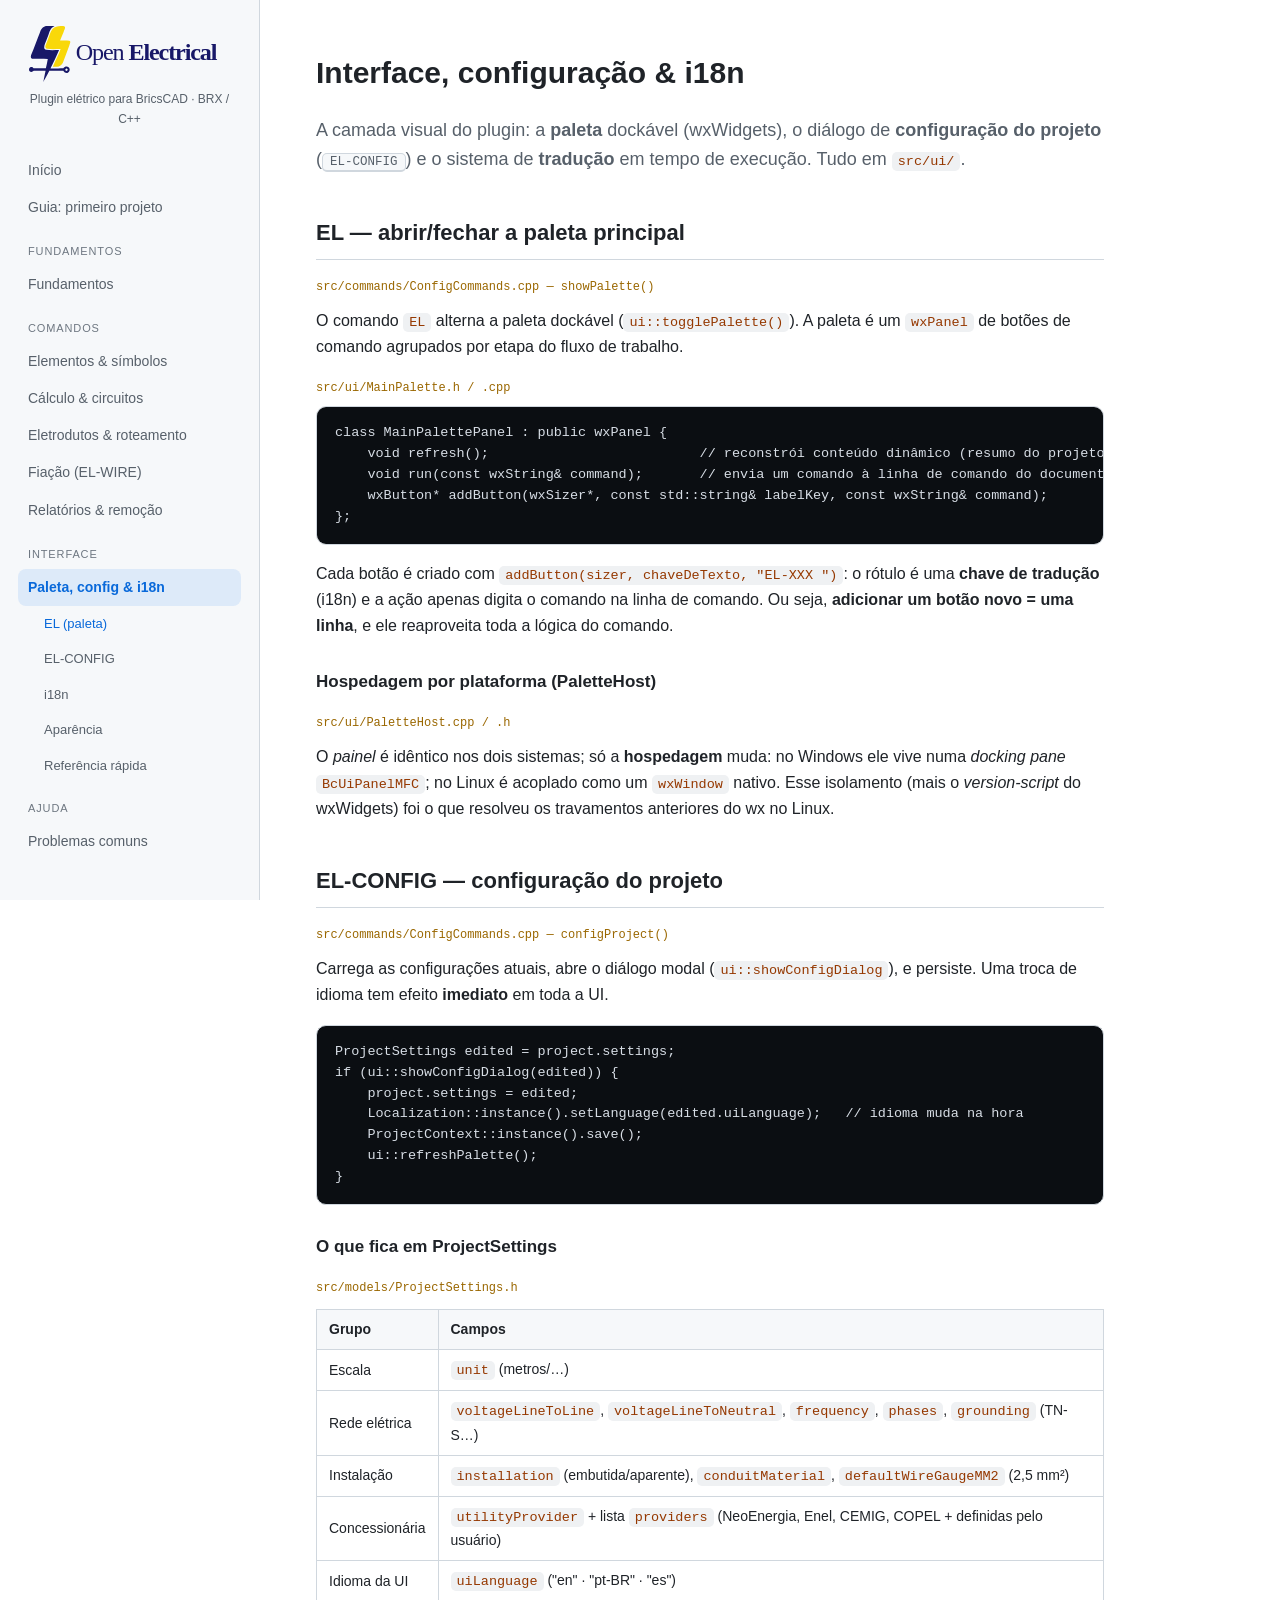
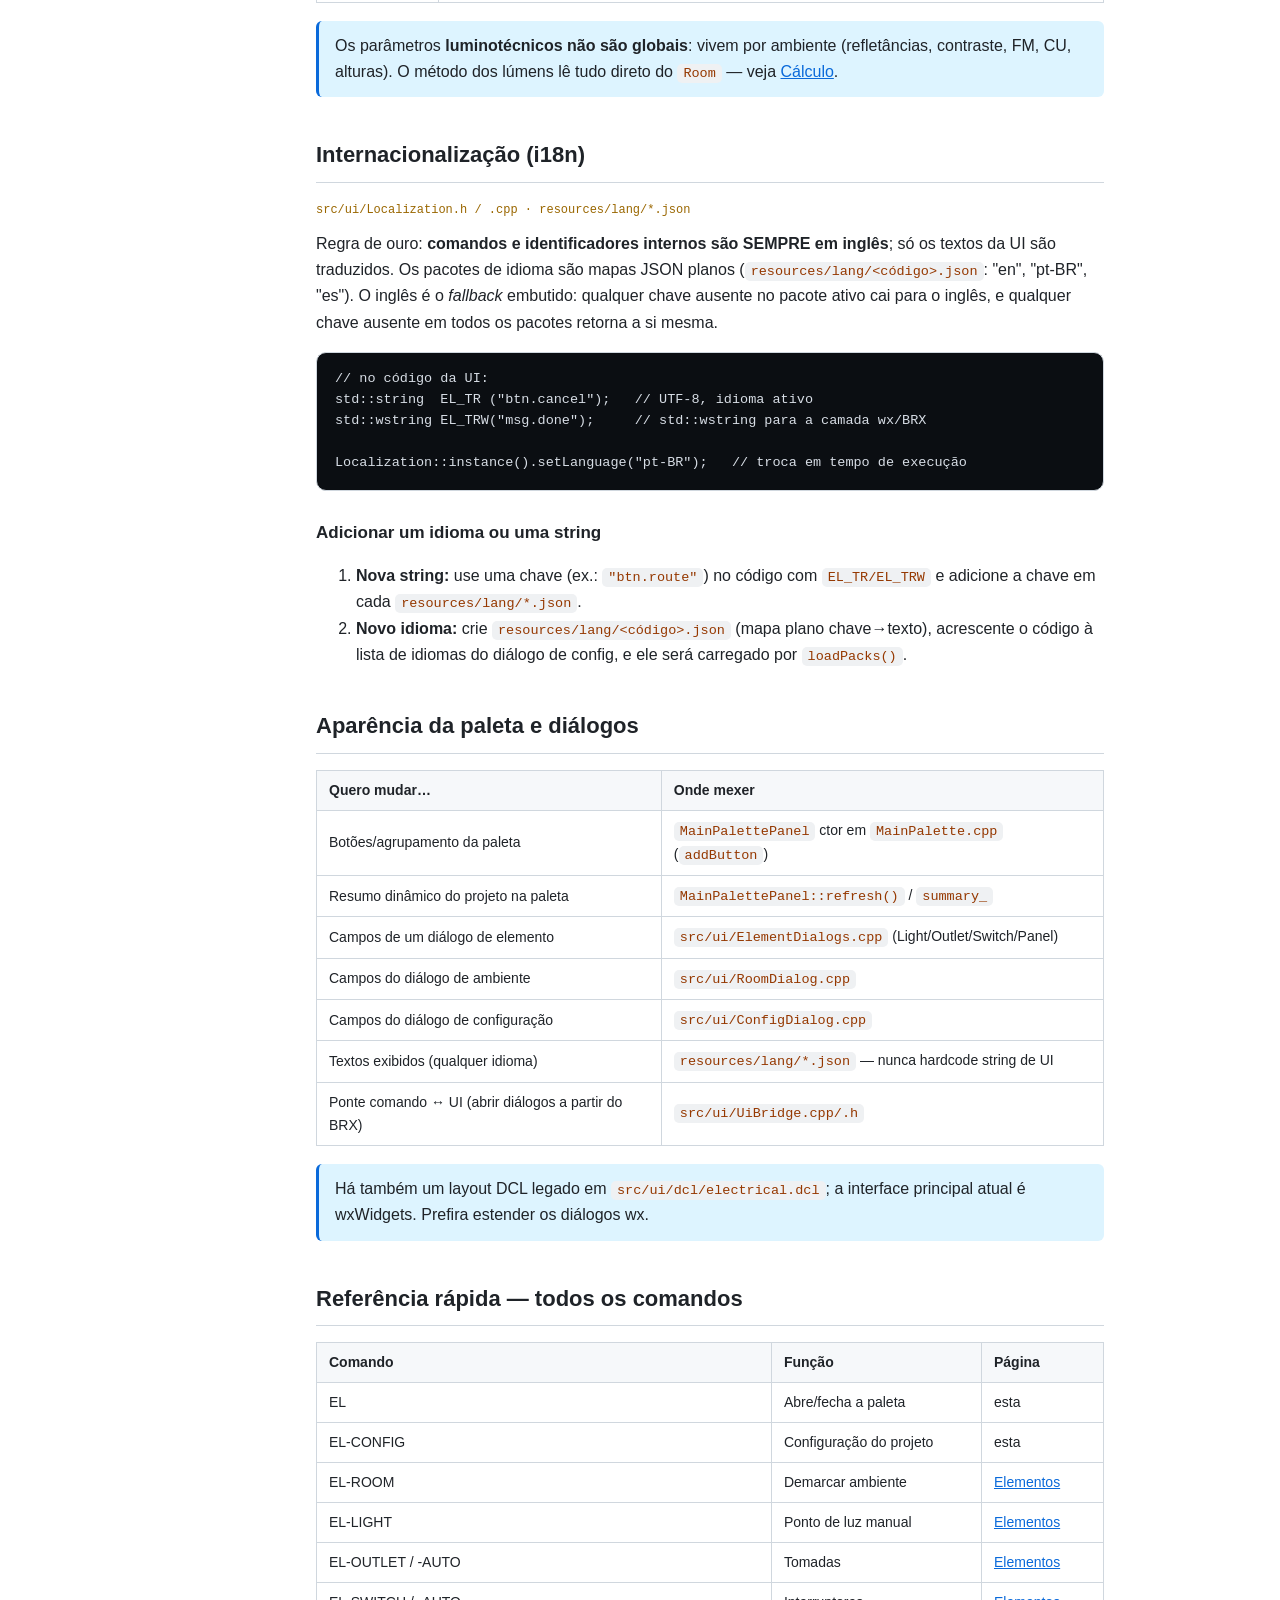
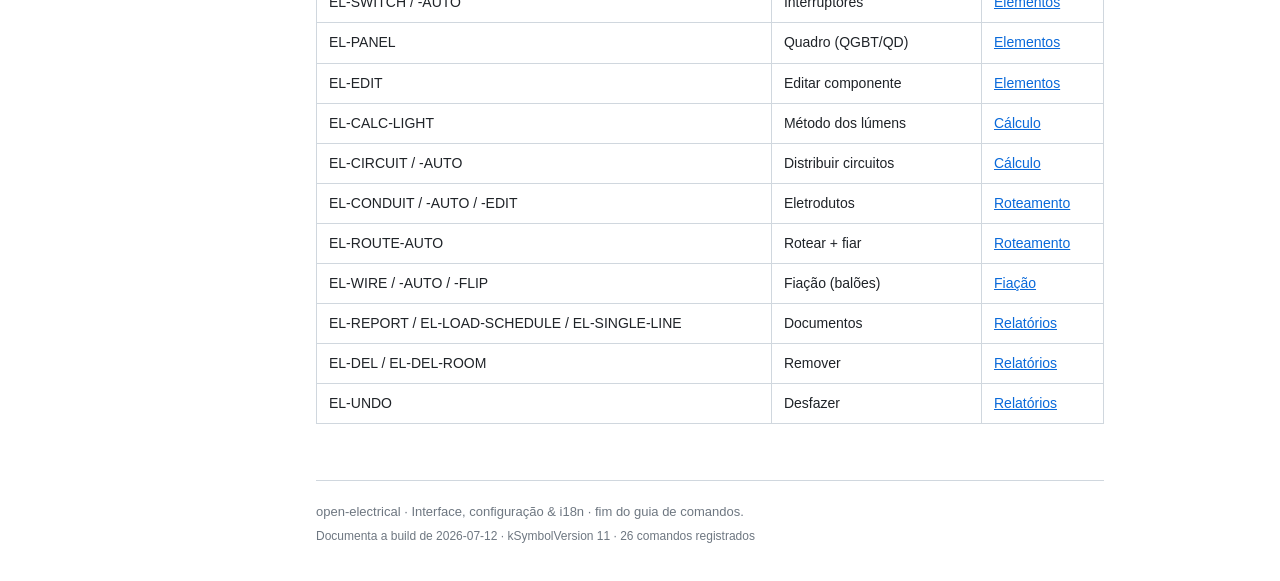
<file: docs/interface.html>
<!DOCTYPE html>
<html lang="pt-BR">
<head>
<meta charset="utf-8">
<meta name="viewport" content="width=device-width, initial-scale=1">
<meta name="description" content="Interface do open-electrical: a paleta dockável (EL), o diálogo de configuração (EL-CONFIG), a internacionalização (i18n) e a referência rápida de todos os comandos.">
<title>Interface, config &amp; i18n · open-electrical</title>
<link rel="icon" type="image/svg+xml" href="assets/logo.svg">
<link rel="stylesheet" href="style.css">
<script src="nav.js" defer></script>
</head>
<body>
<div class="layout">
  <aside data-nav></aside>

  <main>
    <h1>Interface, configuração &amp; i18n</h1>
    <p class="lead">A camada visual do plugin: a <b>paleta</b> dockável (wxWidgets), o diálogo de
    <b>configuração do projeto</b> (<kbd>EL-CONFIG</kbd>) e o sistema de <b>tradução</b> em tempo
    de execução. Tudo em <code>src/ui/</code>.</p>

    <h2 id="el">EL — abrir/fechar a paleta principal</h2>
    <span class="filepath">src/commands/ConfigCommands.cpp — showPalette()</span>
    <p>O comando <code>EL</code> alterna a paleta dockável (<code>ui::togglePalette()</code>). A
    paleta é um <code>wxPanel</code> de botões de comando agrupados por etapa do fluxo de trabalho.</p>
    <span class="filepath">src/ui/MainPalette.h / .cpp</span>
<pre><code>class MainPalettePanel : public wxPanel {
    void refresh();                          // reconstrói conteúdo dinâmico (resumo do projeto)
    void run(const wxString&amp; command);       // envia um comando à linha de comando do documento ativo
    wxButton* addButton(wxSizer*, const std::string&amp; labelKey, const wxString&amp; command);
};</code></pre>
    <p>Cada botão é criado com <code>addButton(sizer, chaveDeTexto, "EL-XXX ")</code>: o rótulo é
    uma <b>chave de tradução</b> (i18n) e a ação apenas digita o comando na linha de comando. Ou
    seja, <b>adicionar um botão novo = uma linha</b>, e ele reaproveita toda a lógica do comando.</p>

    <h3>Hospedagem por plataforma (PaletteHost)</h3>
    <span class="filepath">src/ui/PaletteHost.cpp / .h</span>
    <p>O <i>painel</i> é idêntico nos dois sistemas; só a <b>hospedagem</b> muda: no Windows ele
    vive numa <i>docking pane</i> <code>BcUiPanelMFC</code>; no Linux é acoplado como um
    <code>wxWindow</code> nativo. Esse isolamento (mais o <i>version-script</i> do wxWidgets) foi o
    que resolveu os travamentos anteriores do wx no Linux.</p>

    <h2 id="el-config">EL-CONFIG — configuração do projeto</h2>
    <span class="filepath">src/commands/ConfigCommands.cpp — configProject()</span>
    <p>Carrega as configurações atuais, abre o diálogo modal (<code>ui::showConfigDialog</code>),
    e persiste. Uma troca de idioma tem efeito <b>imediato</b> em toda a UI.</p>
<pre><code>ProjectSettings edited = project.settings;
if (ui::showConfigDialog(edited)) {
    project.settings = edited;
    Localization::instance().setLanguage(edited.uiLanguage);   // idioma muda na hora
    ProjectContext::instance().save();
    ui::refreshPalette();
}</code></pre>

    <h3>O que fica em ProjectSettings</h3>
    <span class="filepath">src/models/ProjectSettings.h</span>
    <table>
      <tr><th>Grupo</th><th>Campos</th></tr>
      <tr><td>Escala</td><td><code>unit</code> (metros/…)</td></tr>
      <tr><td>Rede elétrica</td><td><code>voltageLineToLine</code>, <code>voltageLineToNeutral</code>, <code>frequency</code>, <code>phases</code>, <code>grounding</code> (TN-S…)</td></tr>
      <tr><td>Instalação</td><td><code>installation</code> (embutida/aparente), <code>conduitMaterial</code>, <code>defaultWireGaugeMM2</code> (2,5 mm²)</td></tr>
      <tr><td>Concessionária</td><td><code>utilityProvider</code> + lista <code>providers</code> (NeoEnergia, Enel, CEMIG, COPEL + definidas pelo usuário)</td></tr>
      <tr><td>Idioma da UI</td><td><code>uiLanguage</code> ("en" · "pt-BR" · "es")</td></tr>
    </table>
    <div class="note">Os parâmetros <b>luminotécnicos não são globais</b>: vivem por ambiente
    (refletâncias, contraste, FM, CU, alturas). O método dos lúmens lê tudo direto do
    <code>Room</code> — veja <a href="calculo.html">Cálculo</a>.</div>

    <h2 id="i18n">Internacionalização (i18n)</h2>
    <span class="filepath">src/ui/Localization.h / .cpp · resources/lang/*.json</span>
    <p>Regra de ouro: <b>comandos e identificadores internos são SEMPRE em inglês</b>; só os textos
    da UI são traduzidos. Os pacotes de idioma são mapas JSON planos
    (<code>resources/lang/&lt;código&gt;.json</code>: "en", "pt-BR", "es"). O inglês é o
    <i>fallback</i> embutido: qualquer chave ausente no pacote ativo cai para o inglês, e qualquer
    chave ausente em todos os pacotes retorna a si mesma.</p>
<pre><code>// no código da UI:
std::string  EL_TR ("btn.cancel");   // UTF-8, idioma ativo
std::wstring EL_TRW("msg.done");     // std::wstring para a camada wx/BRX

Localization::instance().setLanguage("pt-BR");   // troca em tempo de execução</code></pre>
    <h3>Adicionar um idioma ou uma string</h3>
    <ol>
      <li><b>Nova string:</b> use uma chave (ex.: <code>"btn.route"</code>) no código com
      <code>EL_TR/EL_TRW</code> e adicione a chave em cada <code>resources/lang/*.json</code>.</li>
      <li><b>Novo idioma:</b> crie <code>resources/lang/&lt;código&gt;.json</code> (mapa plano
      chave→texto), acrescente o código à lista de idiomas do diálogo de config, e ele será
      carregado por <code>loadPacks()</code>.</li>
    </ol>

    <h2 id="temas">Aparência da paleta e diálogos</h2>
    <table>
      <tr><th>Quero mudar…</th><th>Onde mexer</th></tr>
      <tr><td>Botões/agrupamento da paleta</td><td><code>MainPalettePanel</code> ctor em <code>MainPalette.cpp</code> (<code>addButton</code>)</td></tr>
      <tr><td>Resumo dinâmico do projeto na paleta</td><td><code>MainPalettePanel::refresh()</code> / <code>summary_</code></td></tr>
      <tr><td>Campos de um diálogo de elemento</td><td><code>src/ui/ElementDialogs.cpp</code> (Light/Outlet/Switch/Panel)</td></tr>
      <tr><td>Campos do diálogo de ambiente</td><td><code>src/ui/RoomDialog.cpp</code></td></tr>
      <tr><td>Campos do diálogo de configuração</td><td><code>src/ui/ConfigDialog.cpp</code></td></tr>
      <tr><td>Textos exibidos (qualquer idioma)</td><td><code>resources/lang/*.json</code> — nunca hardcode string de UI</td></tr>
      <tr><td>Ponte comando ↔ UI (abrir diálogos a partir do BRX)</td><td><code>src/ui/UiBridge.cpp/.h</code></td></tr>
    </table>
    <div class="note">Há também um layout DCL legado em <code>src/ui/dcl/electrical.dcl</code>;
    a interface principal atual é wxWidgets. Prefira estender os diálogos wx.</div>

    <h2 id="tabela">Referência rápida — todos os comandos</h2>
    <table>
      <tr><th>Comando</th><th>Função</th><th>Página</th></tr>
      <tr><td>EL</td><td>Abre/fecha a paleta</td><td>esta</td></tr>
      <tr><td>EL-CONFIG</td><td>Configuração do projeto</td><td>esta</td></tr>
      <tr><td>EL-ROOM</td><td>Demarcar ambiente</td><td><a href="elementos.html#el-room">Elementos</a></td></tr>
      <tr><td>EL-LIGHT</td><td>Ponto de luz manual</td><td><a href="elementos.html#el-light">Elementos</a></td></tr>
      <tr><td>EL-OUTLET / -AUTO</td><td>Tomadas</td><td><a href="elementos.html#el-outlet">Elementos</a></td></tr>
      <tr><td>EL-SWITCH / -AUTO</td><td>Interruptores</td><td><a href="elementos.html#el-switch">Elementos</a></td></tr>
      <tr><td>EL-PANEL</td><td>Quadro (QGBT/QD)</td><td><a href="elementos.html#el-panel">Elementos</a></td></tr>
      <tr><td>EL-EDIT</td><td>Editar componente</td><td><a href="elementos.html#el-edit">Elementos</a></td></tr>
      <tr><td>EL-CALC-LIGHT</td><td>Método dos lúmens</td><td><a href="calculo.html#el-calc-light">Cálculo</a></td></tr>
      <tr><td>EL-CIRCUIT / -AUTO</td><td>Distribuir circuitos</td><td><a href="calculo.html#el-circuit">Cálculo</a></td></tr>
      <tr><td>EL-CONDUIT / -AUTO / -EDIT</td><td>Eletrodutos</td><td><a href="roteamento.html">Roteamento</a></td></tr>
      <tr><td>EL-ROUTE-AUTO</td><td>Rotear + fiar</td><td><a href="roteamento.html#el-route-auto">Roteamento</a></td></tr>
      <tr><td>EL-WIRE / -AUTO / -FLIP</td><td>Fiação (balões)</td><td><a href="el-wire.html">Fiação</a></td></tr>
      <tr><td>EL-REPORT / EL-LOAD-SCHEDULE / EL-SINGLE-LINE</td><td>Documentos</td><td><a href="relatorios.html">Relatórios</a></td></tr>
      <tr><td>EL-DEL / EL-DEL-ROOM</td><td>Remover</td><td><a href="relatorios.html#el-del">Relatórios</a></td></tr>
      <tr><td>EL-UNDO</td><td>Desfazer</td><td><a href="relatorios.html#el-undo">Relatórios</a></td></tr>
    </table>

    <footer>open-electrical · Interface, configuração &amp; i18n · fim do guia de comandos.</footer>
  </main>
</div>
</body>
</html>
</file>
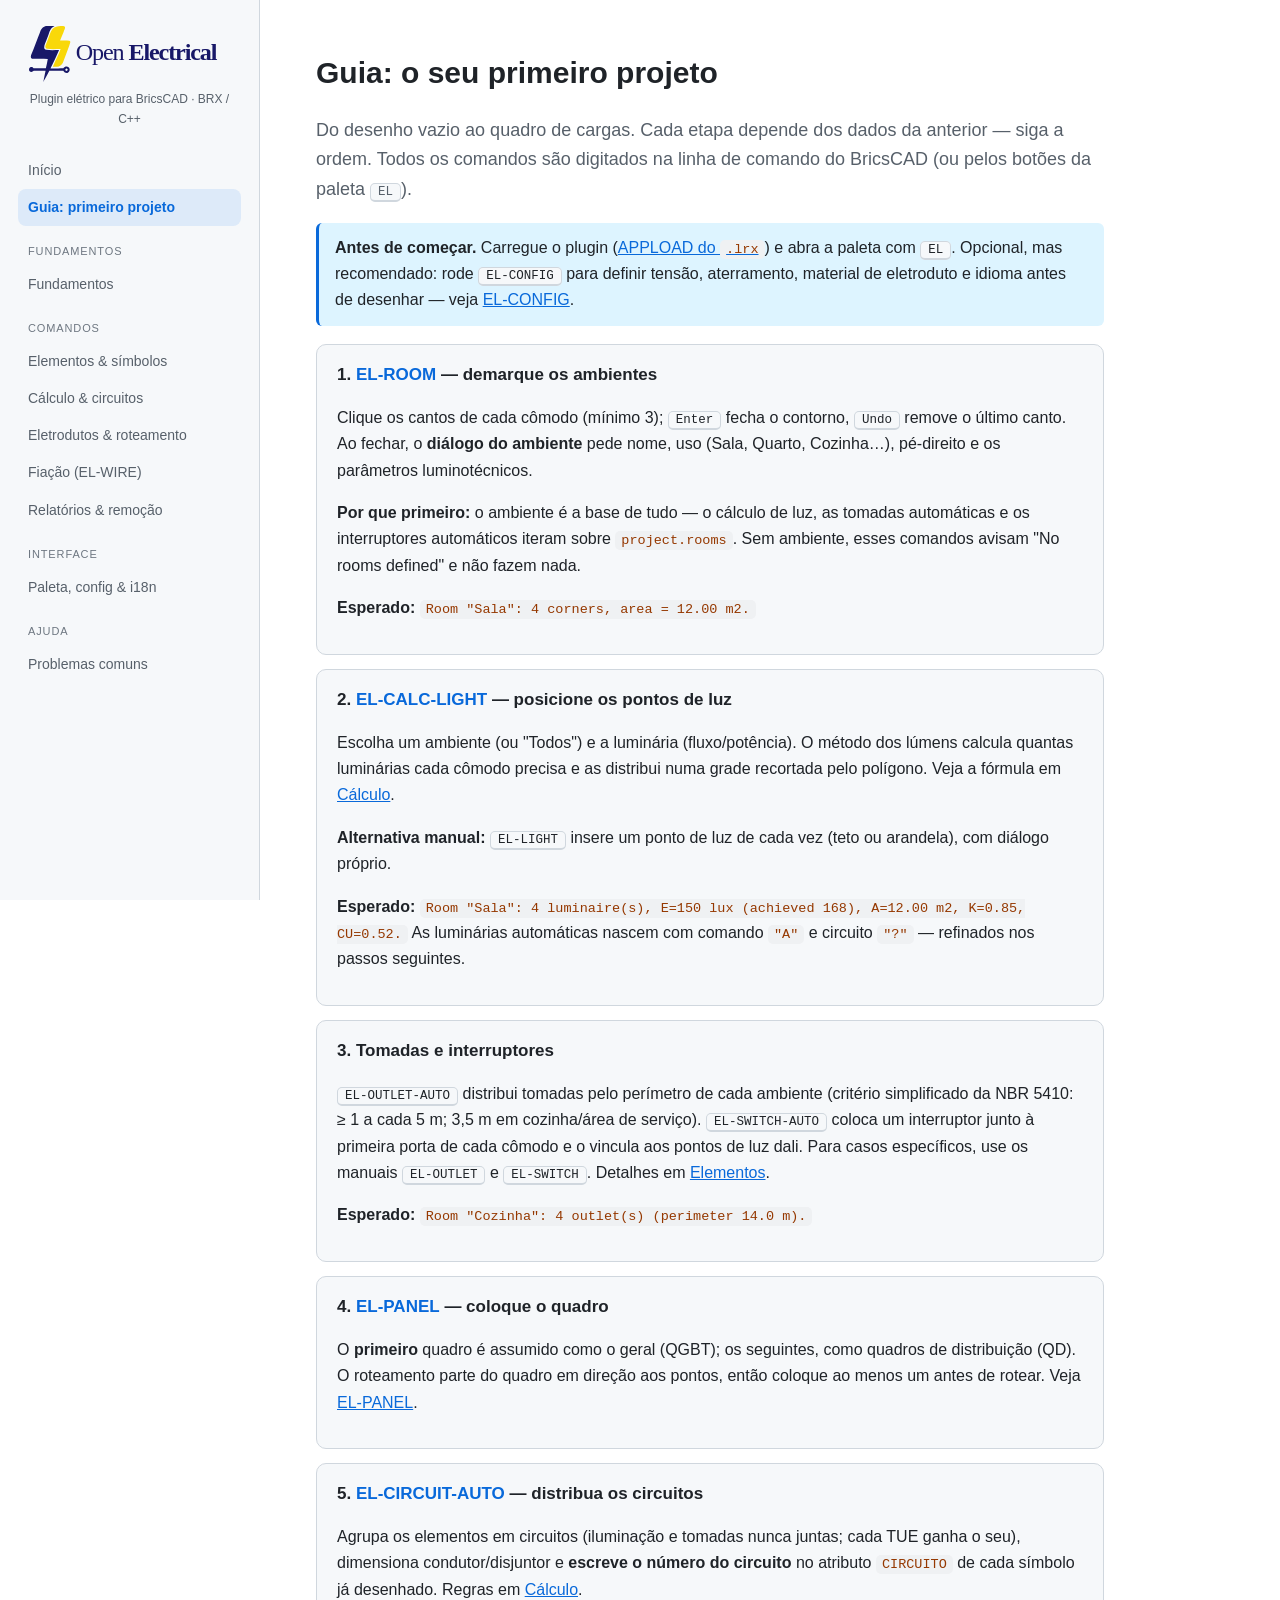
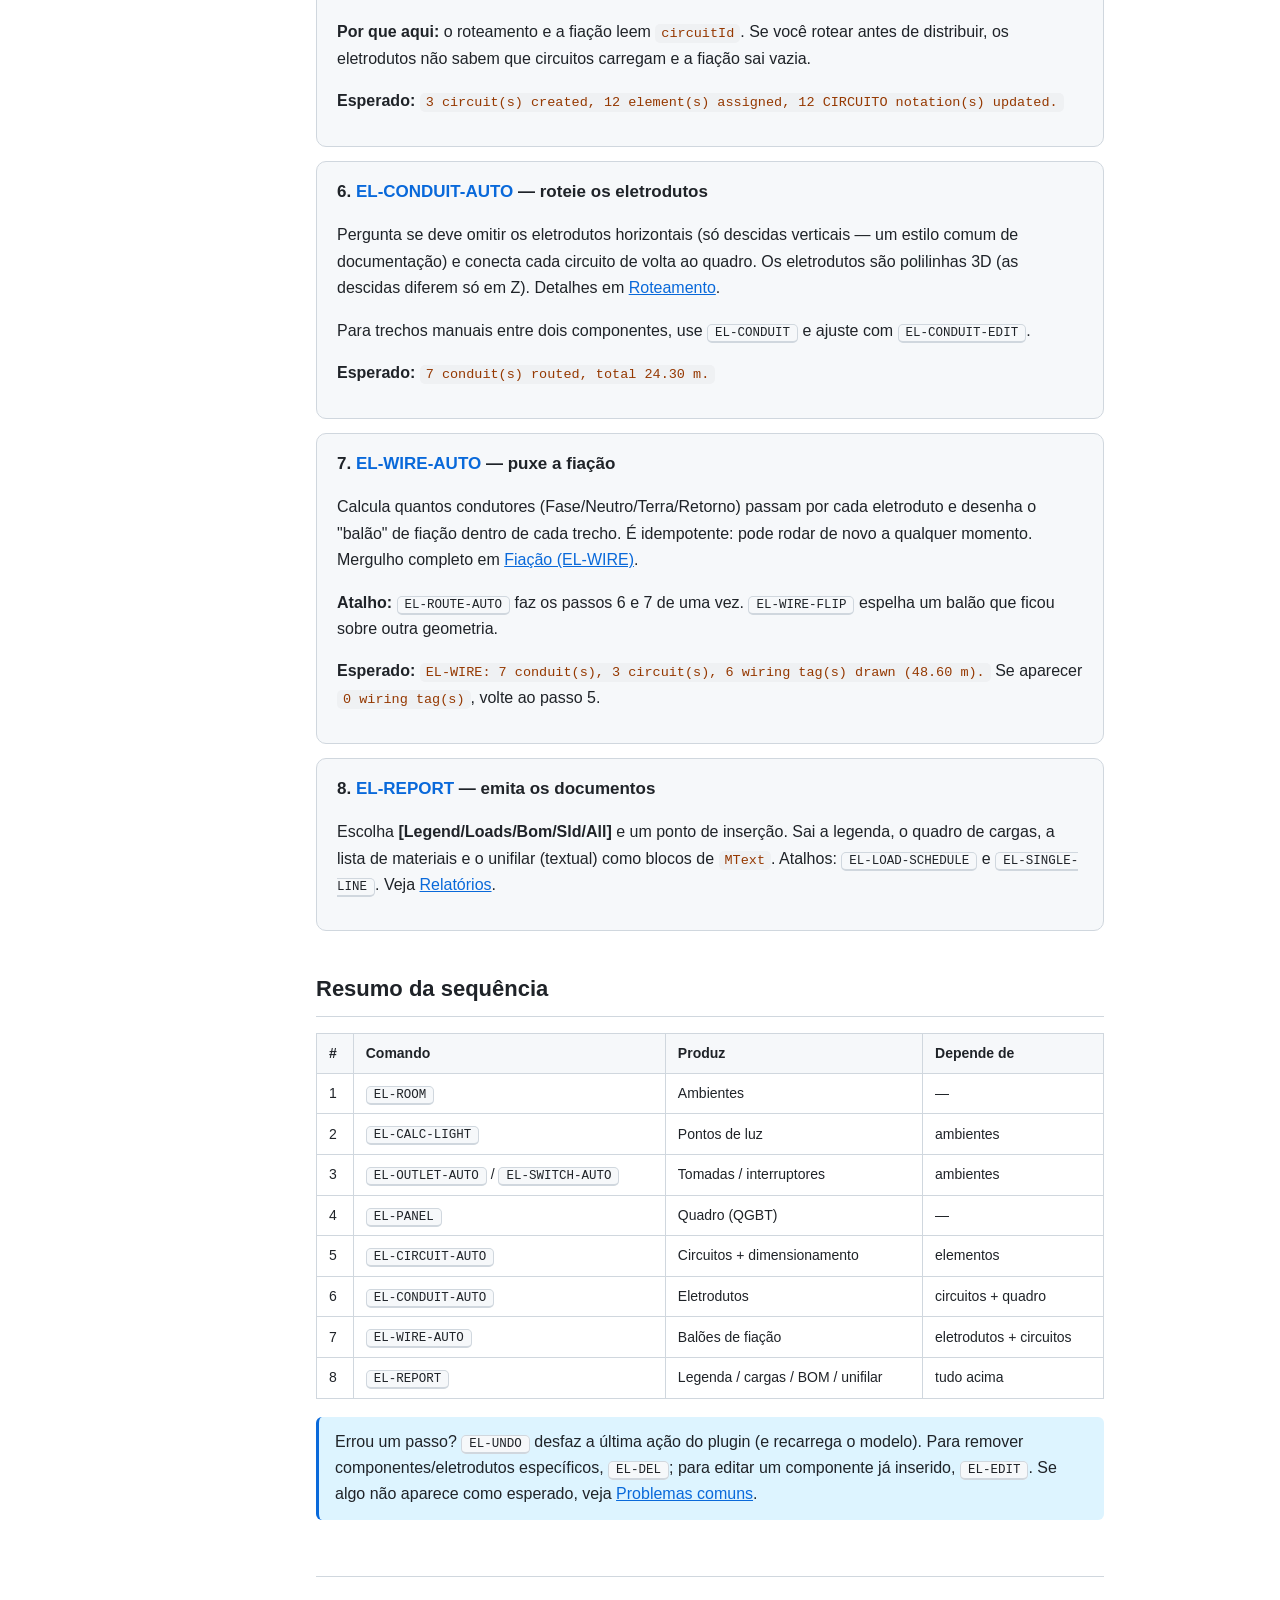
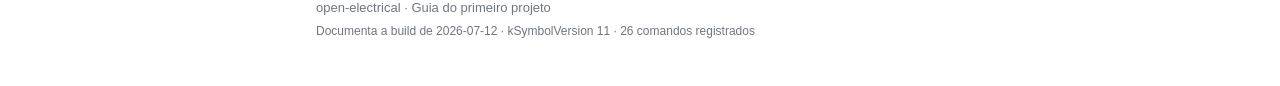
<file: docs/primeiro-projeto.html>
<!DOCTYPE html>
<html lang="pt-BR">
<head>
<meta charset="utf-8">
<meta name="viewport" content="width=device-width, initial-scale=1">
<meta name="description" content="Guia do primeiro projeto no open-electrical: a sequência completa de comandos, do desenho vazio ao quadro de cargas, com o que esperar em cada passo.">
<title>Guia: primeiro projeto · open-electrical</title>
<link rel="icon" type="image/svg+xml" href="assets/logo.svg">
<link rel="stylesheet" href="style.css">
<script src="nav.js" defer></script>
</head>
<body>
<div class="layout">
  <aside data-nav></aside>

  <main>
    <h1>Guia: o seu primeiro projeto</h1>
    <p class="lead">Do desenho vazio ao quadro de cargas. Cada etapa depende dos dados da
    anterior — siga a ordem. Todos os comandos são digitados na linha de comando do BricsCAD
    (ou pelos botões da paleta <kbd>EL</kbd>).</p>

    <div class="note"><b>Antes de começar.</b> Carregue o plugin
    (<a href="fundamentos.html#requisitos">APPLOAD do <code>.lrx</code></a>) e abra a paleta com
    <kbd>EL</kbd>. Opcional, mas recomendado: rode <kbd>EL-CONFIG</kbd> para definir tensão,
    aterramento, material de eletroduto e idioma antes de desenhar — veja
    <a href="interface.html#el-config">EL-CONFIG</a>.</div>

    <div class="step">
      <h3>1. <span class="cmd">EL-ROOM</span> — demarque os ambientes</h3>
      <p>Clique os cantos de cada cômodo (mínimo 3); <kbd>Enter</kbd> fecha o contorno,
      <kbd>Undo</kbd> remove o último canto. Ao fechar, o <b>diálogo do ambiente</b> pede nome,
      uso (Sala, Quarto, Cozinha…), pé-direito e os parâmetros luminotécnicos.</p>
      <p><b>Por que primeiro:</b> o ambiente é a base de tudo — o cálculo de luz, as tomadas
      automáticas e os interruptores automáticos iteram sobre <code>project.rooms</code>. Sem
      ambiente, esses comandos avisam "No rooms defined" e não fazem nada.</p>
      <p><b>Esperado:</b> <code>Room "Sala": 4 corners, area = 12.00 m2.</code></p>
    </div>

    <div class="step">
      <h3>2. <span class="cmd">EL-CALC-LIGHT</span> — posicione os pontos de luz</h3>
      <p>Escolha um ambiente (ou "Todos") e a luminária (fluxo/potência). O método dos lúmens
      calcula quantas luminárias cada cômodo precisa e as distribui numa grade recortada pelo
      polígono. Veja a fórmula em <a href="calculo.html#el-calc-light">Cálculo</a>.</p>
      <p><b>Alternativa manual:</b> <kbd>EL-LIGHT</kbd> insere um ponto de luz de cada vez (teto
      ou arandela), com diálogo próprio.</p>
      <p><b>Esperado:</b> <code>Room "Sala": 4 luminaire(s), E=150 lux (achieved 168), A=12.00 m2,
      K=0.85, CU=0.52.</code> As luminárias automáticas nascem com comando <code>"A"</code> e
      circuito <code>"?"</code> — refinados nos passos seguintes.</p>
    </div>

    <div class="step">
      <h3>3. Tomadas e interruptores</h3>
      <p><kbd>EL-OUTLET-AUTO</kbd> distribui tomadas pelo perímetro de cada ambiente (critério
      simplificado da NBR 5410: ≥ 1 a cada 5 m; 3,5 m em cozinha/área de serviço).
      <kbd>EL-SWITCH-AUTO</kbd> coloca um interruptor junto à primeira porta de cada cômodo e o
      vincula aos pontos de luz dali. Para casos específicos, use os manuais <kbd>EL-OUTLET</kbd>
      e <kbd>EL-SWITCH</kbd>. Detalhes em <a href="elementos.html#el-outlet">Elementos</a>.</p>
      <p><b>Esperado:</b> <code>Room "Cozinha": 4 outlet(s) (perimeter 14.0 m).</code></p>
    </div>

    <div class="step">
      <h3>4. <span class="cmd">EL-PANEL</span> — coloque o quadro</h3>
      <p>O <b>primeiro</b> quadro é assumido como o geral (QGBT); os seguintes, como quadros de
      distribuição (QD). O roteamento parte do quadro em direção aos pontos, então coloque ao menos
      um antes de rotear. Veja <a href="elementos.html#el-panel">EL-PANEL</a>.</p>
    </div>

    <div class="step">
      <h3>5. <span class="cmd">EL-CIRCUIT-AUTO</span> — distribua os circuitos</h3>
      <p>Agrupa os elementos em circuitos (iluminação e tomadas nunca juntas; cada TUE ganha o seu),
      dimensiona condutor/disjuntor e <b>escreve o número do circuito</b> no atributo
      <code>CIRCUITO</code> de cada símbolo já desenhado. Regras em
      <a href="calculo.html#el-circuit">Cálculo</a>.</p>
      <p><b>Por que aqui:</b> o roteamento e a fiação leem <code>circuitId</code>. Se você rotear
      antes de distribuir, os eletrodutos não sabem que circuitos carregam e a fiação sai vazia.</p>
      <p><b>Esperado:</b> <code>3 circuit(s) created, 12 element(s) assigned, 12 CIRCUITO
      notation(s) updated.</code></p>
    </div>

    <div class="step">
      <h3>6. <span class="cmd">EL-CONDUIT-AUTO</span> — roteie os eletrodutos</h3>
      <p>Pergunta se deve omitir os eletrodutos horizontais (só descidas verticais — um estilo
      comum de documentação) e conecta cada circuito de volta ao quadro. Os eletrodutos são
      polilinhas 3D (as descidas diferem só em Z). Detalhes em
      <a href="roteamento.html#el-conduit-auto">Roteamento</a>.</p>
      <p>Para trechos manuais entre dois componentes, use <kbd>EL-CONDUIT</kbd> e ajuste com
      <kbd>EL-CONDUIT-EDIT</kbd>.</p>
      <p><b>Esperado:</b> <code>7 conduit(s) routed, total 24.30 m.</code></p>
    </div>

    <div class="step">
      <h3>7. <span class="cmd">EL-WIRE-AUTO</span> — puxe a fiação</h3>
      <p>Calcula quantos condutores (Fase/Neutro/Terra/Retorno) passam por cada eletroduto e
      desenha o "balão" de fiação dentro de cada trecho. É idempotente: pode rodar de novo a
      qualquer momento. Mergulho completo em <a href="el-wire.html">Fiação (EL-WIRE)</a>.</p>
      <p><b>Atalho:</b> <kbd>EL-ROUTE-AUTO</kbd> faz os passos 6 e 7 de uma vez.
      <kbd>EL-WIRE-FLIP</kbd> espelha um balão que ficou sobre outra geometria.</p>
      <p><b>Esperado:</b> <code>EL-WIRE: 7 conduit(s), 3 circuit(s), 6 wiring tag(s) drawn
      (48.60 m).</code> Se aparecer <code>0 wiring tag(s)</code>, volte ao passo 5.</p>
    </div>

    <div class="step">
      <h3>8. <span class="cmd">EL-REPORT</span> — emita os documentos</h3>
      <p>Escolha <b>[Legend/Loads/Bom/Sld/All]</b> e um ponto de inserção. Sai a legenda, o quadro
      de cargas, a lista de materiais e o unifilar (textual) como blocos de <code>MText</code>.
      Atalhos: <kbd>EL-LOAD-SCHEDULE</kbd> e <kbd>EL-SINGLE-LINE</kbd>. Veja
      <a href="relatorios.html#el-report">Relatórios</a>.</p>
    </div>

    <h2 id="resumo">Resumo da sequência</h2>
    <table>
      <tr><th>#</th><th>Comando</th><th>Produz</th><th>Depende de</th></tr>
      <tr><td>1</td><td><kbd>EL-ROOM</kbd></td><td>Ambientes</td><td>—</td></tr>
      <tr><td>2</td><td><kbd>EL-CALC-LIGHT</kbd></td><td>Pontos de luz</td><td>ambientes</td></tr>
      <tr><td>3</td><td><kbd>EL-OUTLET-AUTO</kbd> / <kbd>EL-SWITCH-AUTO</kbd></td><td>Tomadas / interruptores</td><td>ambientes</td></tr>
      <tr><td>4</td><td><kbd>EL-PANEL</kbd></td><td>Quadro (QGBT)</td><td>—</td></tr>
      <tr><td>5</td><td><kbd>EL-CIRCUIT-AUTO</kbd></td><td>Circuitos + dimensionamento</td><td>elementos</td></tr>
      <tr><td>6</td><td><kbd>EL-CONDUIT-AUTO</kbd></td><td>Eletrodutos</td><td>circuitos + quadro</td></tr>
      <tr><td>7</td><td><kbd>EL-WIRE-AUTO</kbd></td><td>Balões de fiação</td><td>eletrodutos + circuitos</td></tr>
      <tr><td>8</td><td><kbd>EL-REPORT</kbd></td><td>Legenda / cargas / BOM / unifilar</td><td>tudo acima</td></tr>
    </table>
    <div class="note">Errou um passo? <kbd>EL-UNDO</kbd> desfaz a última ação do plugin (e
    recarrega o modelo). Para remover componentes/eletrodutos específicos, <kbd>EL-DEL</kbd>; para
    editar um componente já inserido, <kbd>EL-EDIT</kbd>. Se algo não aparece como esperado, veja
    <a href="troubleshooting.html">Problemas comuns</a>.</div>

    <footer>open-electrical · Guia do primeiro projeto</footer>
  </main>
</div>
</body>
</html>
</file>
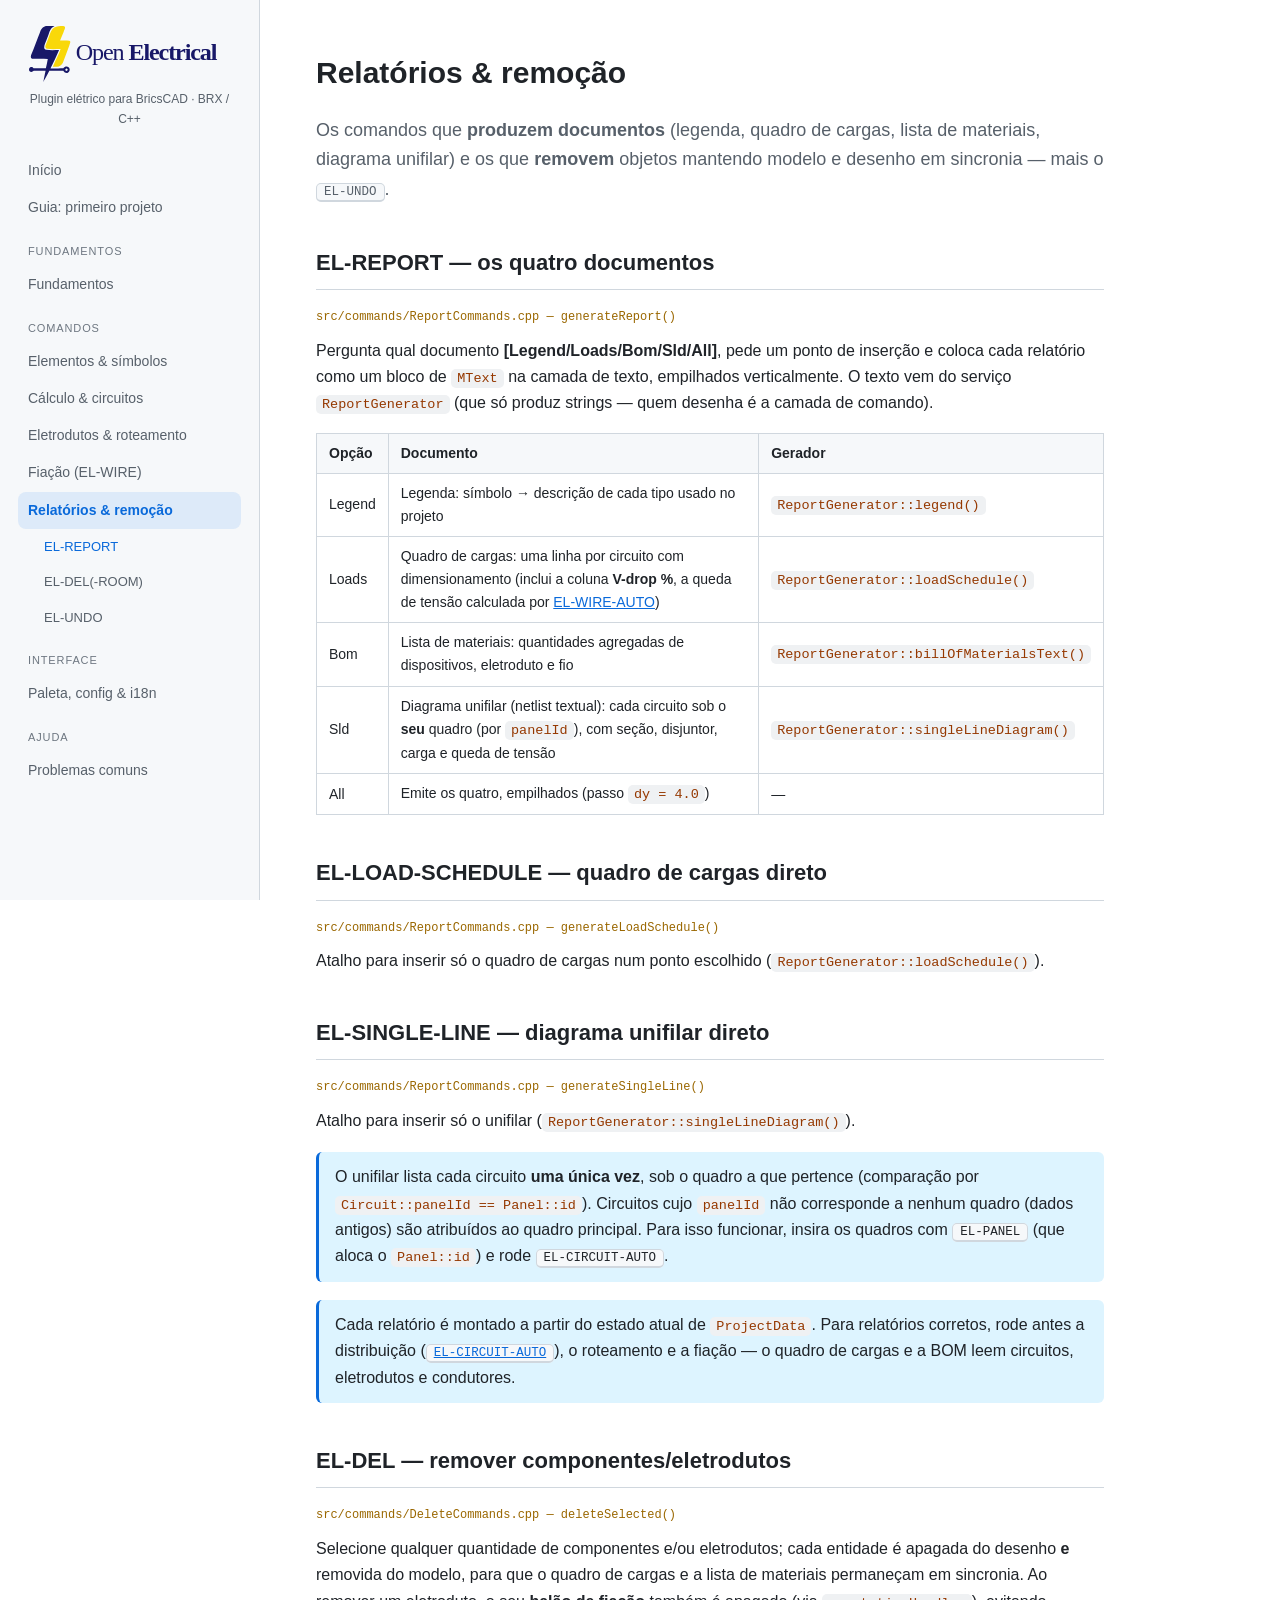
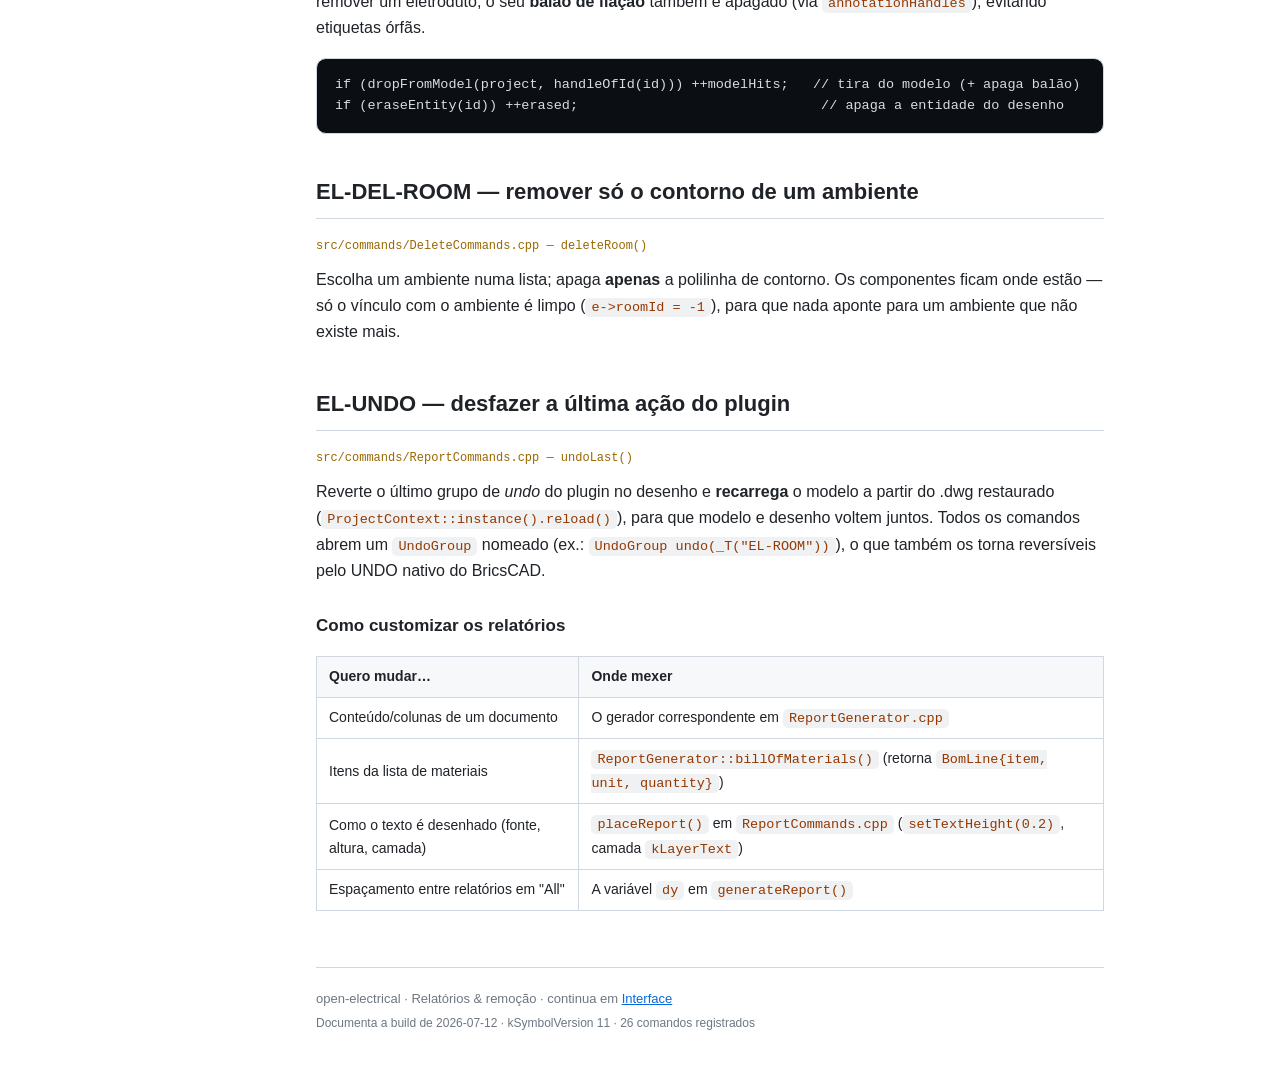
<file: docs/relatorios.html>
<!DOCTYPE html>
<html lang="pt-BR">
<head>
<meta charset="utf-8">
<meta name="viewport" content="width=device-width, initial-scale=1">
<meta name="description" content="Relatórios do open-electrical (legenda, quadro de cargas, BOM, unifilar via EL-REPORT) e comandos de remoção (EL-DEL, EL-DEL-ROOM, EL-UNDO).">
<title>Relatórios &amp; remoção · open-electrical</title>
<link rel="icon" type="image/svg+xml" href="assets/logo.svg">
<link rel="stylesheet" href="style.css">
<script src="nav.js" defer></script>
</head>
<body>
<div class="layout">
  <aside data-nav></aside>

  <main>
    <h1>Relatórios &amp; remoção</h1>
    <p class="lead">Os comandos que <b>produzem documentos</b> (legenda, quadro de cargas, lista
    de materiais, diagrama unifilar) e os que <b>removem</b> objetos mantendo modelo e desenho em
    sincronia — mais o <kbd>EL-UNDO</kbd>.</p>

    <h2 id="el-report">EL-REPORT — os quatro documentos</h2>
    <span class="filepath">src/commands/ReportCommands.cpp — generateReport()</span>
    <p>Pergunta qual documento <b>[Legend/Loads/Bom/Sld/All]</b>, pede um ponto de inserção e
    coloca cada relatório como um bloco de <code>MText</code> na camada de texto, empilhados
    verticalmente. O texto vem do serviço <code>ReportGenerator</code> (que só produz strings —
    quem desenha é a camada de comando).</p>
    <table>
      <tr><th>Opção</th><th>Documento</th><th>Gerador</th></tr>
      <tr><td>Legend</td><td>Legenda: símbolo → descrição de cada tipo usado no projeto</td><td><code>ReportGenerator::legend()</code></td></tr>
      <tr><td>Loads</td><td>Quadro de cargas: uma linha por circuito com dimensionamento (inclui a coluna <b>V-drop %</b>, a queda de tensão calculada por <a href="calculo.html#queda">EL-WIRE-AUTO</a>)</td><td><code>ReportGenerator::loadSchedule()</code></td></tr>
      <tr><td>Bom</td><td>Lista de materiais: quantidades agregadas de dispositivos, eletroduto e fio</td><td><code>ReportGenerator::billOfMaterialsText()</code></td></tr>
      <tr><td>Sld</td><td>Diagrama unifilar (netlist textual): cada circuito sob o <b>seu</b> quadro (por <code>panelId</code>), com seção, disjuntor, carga e queda de tensão</td><td><code>ReportGenerator::singleLineDiagram()</code></td></tr>
      <tr><td>All</td><td>Emite os quatro, empilhados (passo <code>dy = 4.0</code>)</td><td>—</td></tr>
    </table>

    <h2 id="el-load-schedule">EL-LOAD-SCHEDULE — quadro de cargas direto</h2>
    <span class="filepath">src/commands/ReportCommands.cpp — generateLoadSchedule()</span>
    <p>Atalho para inserir só o quadro de cargas num ponto escolhido
    (<code>ReportGenerator::loadSchedule()</code>).</p>

    <h2 id="el-single-line">EL-SINGLE-LINE — diagrama unifilar direto</h2>
    <span class="filepath">src/commands/ReportCommands.cpp — generateSingleLine()</span>
    <p>Atalho para inserir só o unifilar (<code>ReportGenerator::singleLineDiagram()</code>).</p>
    <div class="note">O unifilar lista cada circuito <b>uma única vez</b>, sob o quadro a que
    pertence (comparação por <code>Circuit::panelId == Panel::id</code>). Circuitos cujo
    <code>panelId</code> não corresponde a nenhum quadro (dados antigos) são atribuídos ao quadro
    principal. Para isso funcionar, insira os quadros com <kbd>EL-PANEL</kbd> (que aloca o
    <code>Panel::id</code>) e rode <kbd>EL-CIRCUIT-AUTO</kbd>.</div>

    <div class="note">Cada relatório é montado a partir do estado atual de
    <code>ProjectData</code>. Para relatórios corretos, rode antes a distribuição
    (<a href="calculo.html"><kbd>EL-CIRCUIT-AUTO</kbd></a>), o roteamento e a fiação — o quadro de
    cargas e a BOM leem circuitos, eletrodutos e condutores.</div>

    <h2 id="el-del">EL-DEL — remover componentes/eletrodutos</h2>
    <span class="filepath">src/commands/DeleteCommands.cpp — deleteSelected()</span>
    <p>Selecione qualquer quantidade de componentes e/ou eletrodutos; cada entidade é apagada do
    desenho <b>e</b> removida do modelo, para que o quadro de cargas e a lista de materiais
    permaneçam em sincronia. Ao remover um eletroduto, o seu <b>balão de fiação</b> também é
    apagado (via <code>annotationHandles</code>), evitando etiquetas órfãs.</p>
<pre><code>if (dropFromModel(project, handleOfId(id))) ++modelHits;   // tira do modelo (+ apaga balão)
if (eraseEntity(id)) ++erased;                              // apaga a entidade do desenho</code></pre>

    <h2 id="el-del-room">EL-DEL-ROOM — remover só o contorno de um ambiente</h2>
    <span class="filepath">src/commands/DeleteCommands.cpp — deleteRoom()</span>
    <p>Escolha um ambiente numa lista; apaga <b>apenas</b> a polilinha de contorno. Os componentes
    ficam onde estão — só o vínculo com o ambiente é limpo (<code>e-&gt;roomId = -1</code>), para que
    nada aponte para um ambiente que não existe mais.</p>

    <h2 id="el-undo">EL-UNDO — desfazer a última ação do plugin</h2>
    <span class="filepath">src/commands/ReportCommands.cpp — undoLast()</span>
    <p>Reverte o último grupo de <i>undo</i> do plugin no desenho e <b>recarrega</b> o modelo a
    partir do .dwg restaurado (<code>ProjectContext::instance().reload()</code>), para que modelo e
    desenho voltem juntos. Todos os comandos abrem um <code>UndoGroup</code> nomeado (ex.:
    <code>UndoGroup undo(_T("EL-ROOM"))</code>), o que também os torna reversíveis pelo UNDO nativo
    do BricsCAD.</p>

    <h3>Como customizar os relatórios</h3>
    <table>
      <tr><th>Quero mudar…</th><th>Onde mexer</th></tr>
      <tr><td>Conteúdo/colunas de um documento</td><td>O gerador correspondente em <code>ReportGenerator.cpp</code></td></tr>
      <tr><td>Itens da lista de materiais</td><td><code>ReportGenerator::billOfMaterials()</code> (retorna <code>BomLine{item, unit, quantity}</code>)</td></tr>
      <tr><td>Como o texto é desenhado (fonte, altura, camada)</td><td><code>placeReport()</code> em <code>ReportCommands.cpp</code> (<code>setTextHeight(0.2)</code>, camada <code>kLayerText</code>)</td></tr>
      <tr><td>Espaçamento entre relatórios em "All"</td><td>A variável <code>dy</code> em <code>generateReport()</code></td></tr>
    </table>

    <footer>open-electrical · Relatórios &amp; remoção · continua em <a href="interface.html">Interface</a></footer>
  </main>
</div>
</body>
</html>
</file>
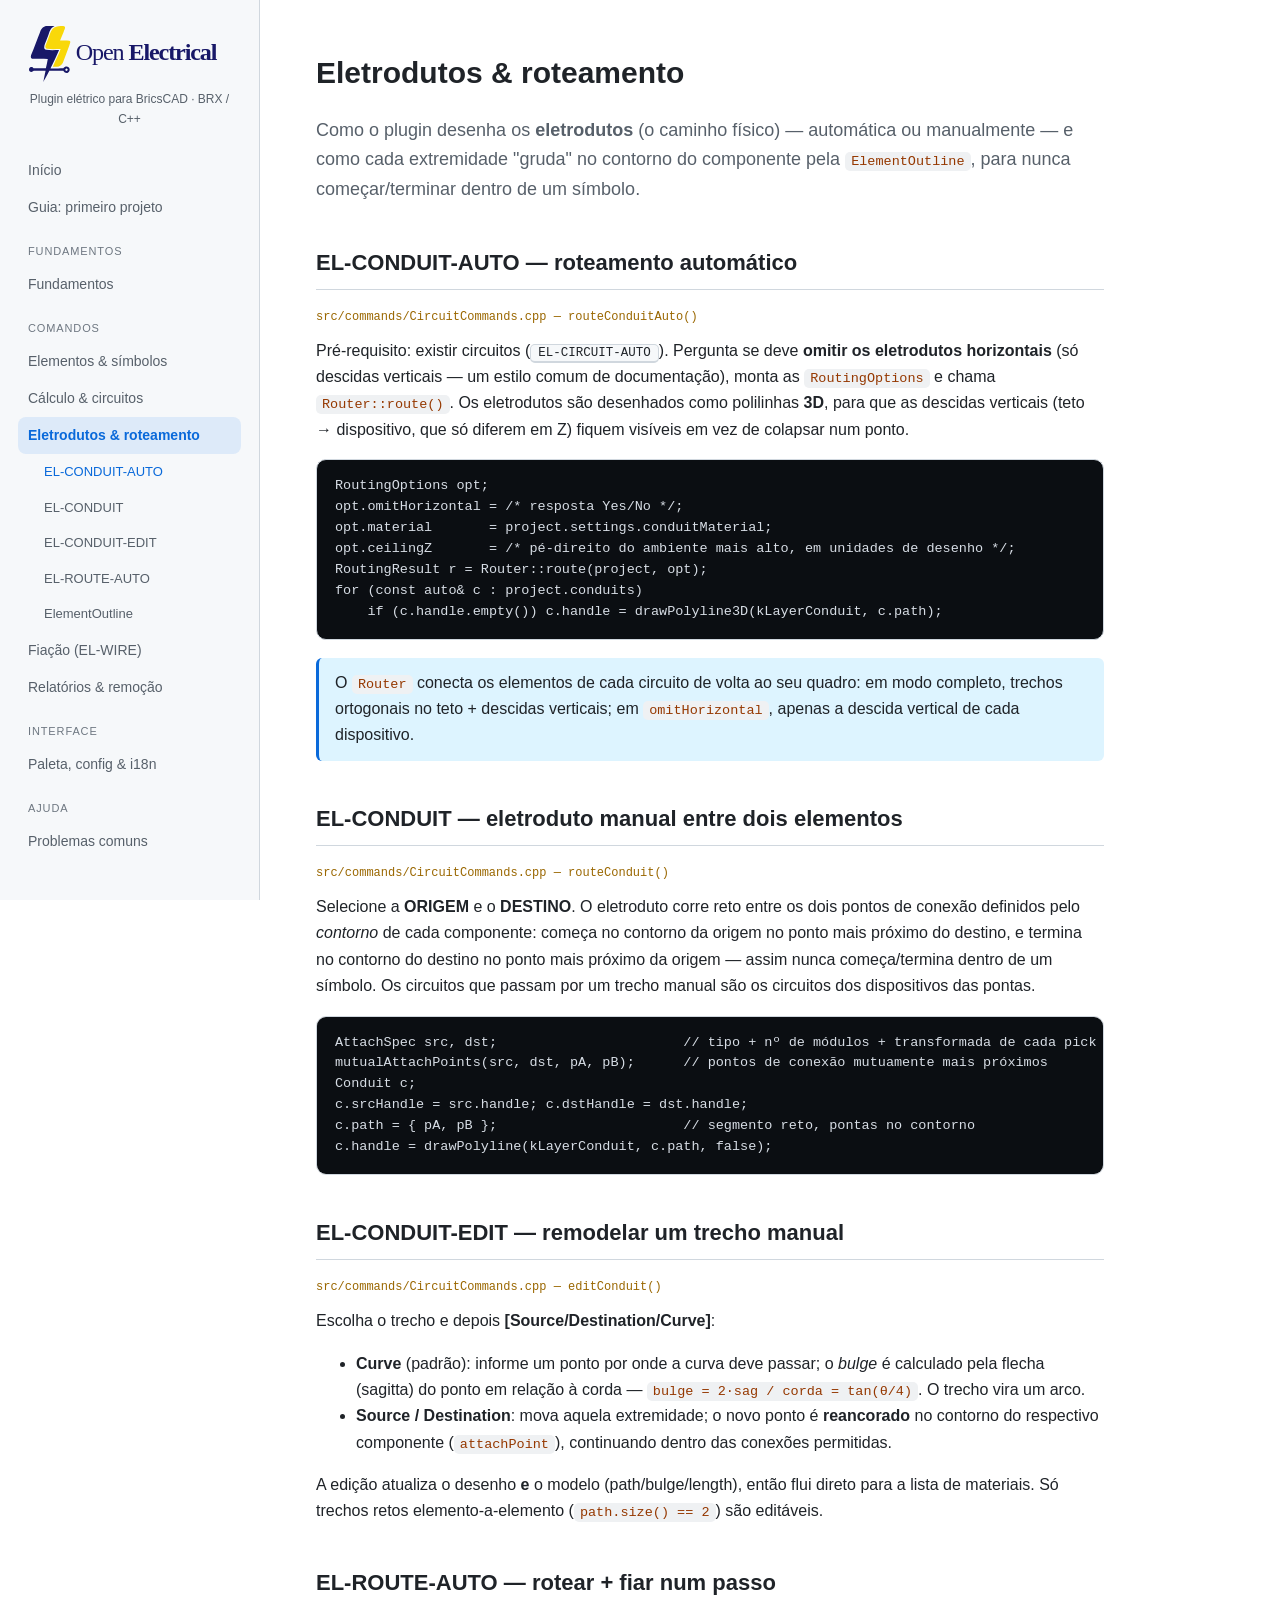
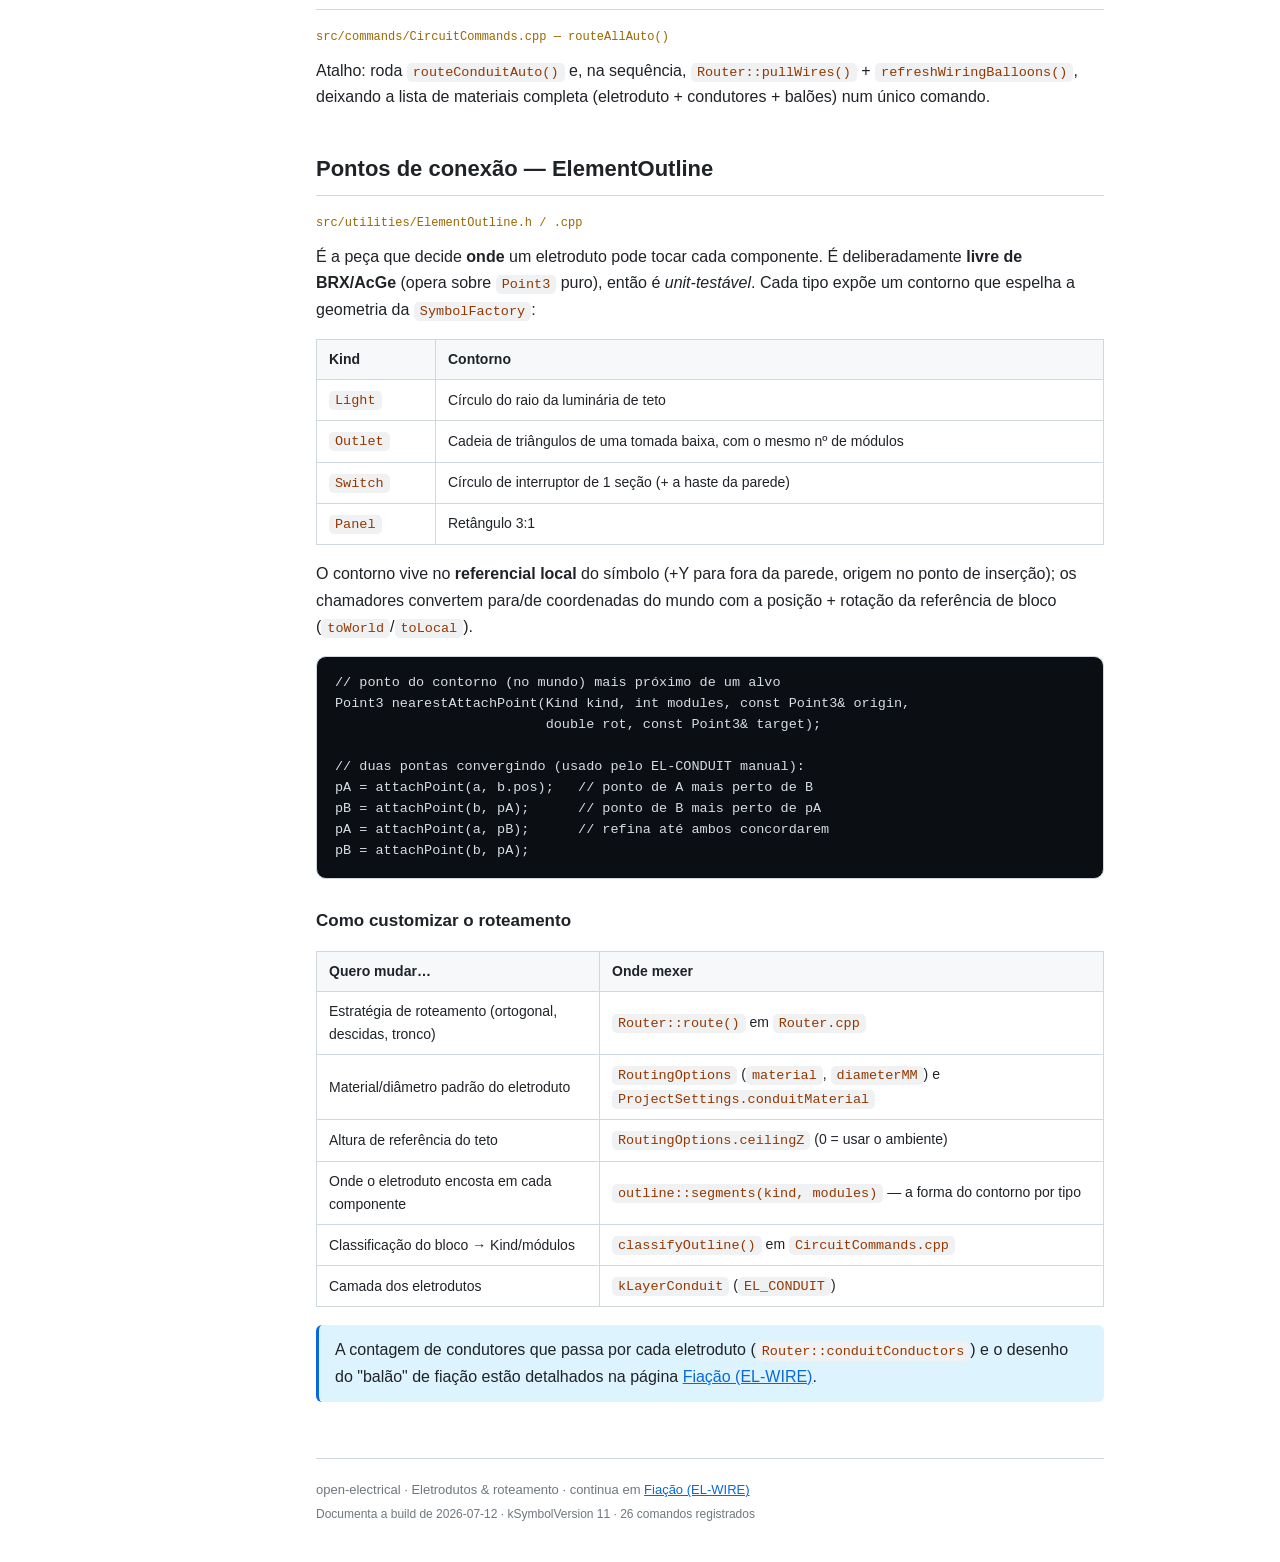
<file: docs/roteamento.html>
<!DOCTYPE html>
<html lang="pt-BR">
<head>
<meta charset="utf-8">
<meta name="viewport" content="width=device-width, initial-scale=1">
<meta name="description" content="Roteamento de eletrodutos no open-electrical: EL-CONDUIT-AUTO, EL-CONDUIT, EL-CONDUIT-EDIT, EL-ROUTE-AUTO, o Router e os contornos de conexão (ElementOutline).">
<title>Eletrodutos &amp; roteamento · open-electrical</title>
<link rel="icon" type="image/svg+xml" href="assets/logo.svg">
<link rel="stylesheet" href="style.css">
<script src="nav.js" defer></script>
</head>
<body>
<div class="layout">
  <aside data-nav></aside>

  <main>
    <h1>Eletrodutos &amp; roteamento</h1>
    <p class="lead">Como o plugin desenha os <b>eletrodutos</b> (o caminho físico) — automática ou
    manualmente — e como cada extremidade "gruda" no contorno do componente pela
    <code>ElementOutline</code>, para nunca começar/terminar dentro de um símbolo.</p>

    <h2 id="el-conduit-auto">EL-CONDUIT-AUTO — roteamento automático</h2>
    <span class="filepath">src/commands/CircuitCommands.cpp — routeConduitAuto()</span>
    <p>Pré-requisito: existir circuitos (<kbd>EL-CIRCUIT-AUTO</kbd>). Pergunta se deve
    <b>omitir os eletrodutos horizontais</b> (só descidas verticais — um estilo comum de
    documentação), monta as <code>RoutingOptions</code> e chama <code>Router::route()</code>. Os
    eletrodutos são desenhados como polilinhas <b>3D</b>, para que as descidas verticais
    (teto → dispositivo, que só diferem em Z) fiquem visíveis em vez de colapsar num ponto.</p>
<pre><code>RoutingOptions opt;
opt.omitHorizontal = /* resposta Yes/No */;
opt.material       = project.settings.conduitMaterial;
opt.ceilingZ       = /* pé-direito do ambiente mais alto, em unidades de desenho */;
RoutingResult r = Router::route(project, opt);
for (const auto&amp; c : project.conduits)
    if (c.handle.empty()) c.handle = drawPolyline3D(kLayerConduit, c.path);</code></pre>
    <div class="note">O <code>Router</code> conecta os elementos de cada circuito de volta ao seu
    quadro: em modo completo, trechos ortogonais no teto + descidas verticais; em
    <code>omitHorizontal</code>, apenas a descida vertical de cada dispositivo.</div>

    <h2 id="el-conduit">EL-CONDUIT — eletroduto manual entre dois elementos</h2>
    <span class="filepath">src/commands/CircuitCommands.cpp — routeConduit()</span>
    <p>Selecione a <b>ORIGEM</b> e o <b>DESTINO</b>. O eletroduto corre reto entre os dois pontos de
    conexão definidos pelo <i>contorno</i> de cada componente: começa no contorno da origem no
    ponto mais próximo do destino, e termina no contorno do destino no ponto mais próximo da
    origem — assim nunca começa/termina dentro de um símbolo. Os circuitos que passam por um
    trecho manual são os circuitos dos dispositivos das pontas.</p>
<pre><code>AttachSpec src, dst;                       // tipo + nº de módulos + transformada de cada pick
mutualAttachPoints(src, dst, pA, pB);      // pontos de conexão mutuamente mais próximos
Conduit c;
c.srcHandle = src.handle; c.dstHandle = dst.handle;
c.path = { pA, pB };                       // segmento reto, pontas no contorno
c.handle = drawPolyline(kLayerConduit, c.path, false);</code></pre>

    <h2 id="el-conduit-edit">EL-CONDUIT-EDIT — remodelar um trecho manual</h2>
    <span class="filepath">src/commands/CircuitCommands.cpp — editConduit()</span>
    <p>Escolha o trecho e depois <b>[Source/Destination/Curve]</b>:</p>
    <ul>
      <li><b>Curve</b> (padrão): informe um ponto por onde a curva deve passar; o <i>bulge</i> é
      calculado pela flecha (sagitta) do ponto em relação à corda —
      <code>bulge = 2·sag / corda = tan(θ/4)</code>. O trecho vira um arco.</li>
      <li><b>Source / Destination</b>: mova aquela extremidade; o novo ponto é <b>reancorado</b> no
      contorno do respectivo componente (<code>attachPoint</code>), continuando dentro das
      conexões permitidas.</li>
    </ul>
    <p>A edição atualiza o desenho <b>e</b> o modelo (path/bulge/length), então flui direto para a
    lista de materiais. Só trechos retos elemento-a-elemento (<code>path.size() == 2</code>) são
    editáveis.</p>

    <h2 id="el-route-auto">EL-ROUTE-AUTO — rotear + fiar num passo</h2>
    <span class="filepath">src/commands/CircuitCommands.cpp — routeAllAuto()</span>
    <p>Atalho: roda <code>routeConduitAuto()</code> e, na sequência,
    <code>Router::pullWires()</code> + <code>refreshWiringBalloons()</code>, deixando a lista de
    materiais completa (eletroduto + condutores + balões) num único comando.</p>

    <h2 id="outline">Pontos de conexão — ElementOutline</h2>
    <span class="filepath">src/utilities/ElementOutline.h / .cpp</span>
    <p>É a peça que decide <b>onde</b> um eletroduto pode tocar cada componente. É deliberadamente
    <b>livre de BRX/AcGe</b> (opera sobre <code>Point3</code> puro), então é <i>unit-testável</i>.
    Cada tipo expõe um contorno que espelha a geometria da <code>SymbolFactory</code>:</p>
    <table>
      <tr><th>Kind</th><th>Contorno</th></tr>
      <tr><td><code>Light</code></td><td>Círculo do raio da luminária de teto</td></tr>
      <tr><td><code>Outlet</code></td><td>Cadeia de triângulos de uma tomada baixa, com o mesmo nº de módulos</td></tr>
      <tr><td><code>Switch</code></td><td>Círculo de interruptor de 1 seção (+ a haste da parede)</td></tr>
      <tr><td><code>Panel</code></td><td>Retângulo 3:1</td></tr>
    </table>
    <p>O contorno vive no <b>referencial local</b> do símbolo (+Y para fora da parede, origem no
    ponto de inserção); os chamadores convertem para/de coordenadas do mundo com a posição +
    rotação da referência de bloco (<code>toWorld</code>/<code>toLocal</code>).</p>
<pre><code>// ponto do contorno (no mundo) mais próximo de um alvo
Point3 nearestAttachPoint(Kind kind, int modules, const Point3&amp; origin,
                          double rot, const Point3&amp; target);

// duas pontas convergindo (usado pelo EL-CONDUIT manual):
pA = attachPoint(a, b.pos);   // ponto de A mais perto de B
pB = attachPoint(b, pA);      // ponto de B mais perto de pA
pA = attachPoint(a, pB);      // refina até ambos concordarem
pB = attachPoint(b, pA);</code></pre>

    <h3>Como customizar o roteamento</h3>
    <table>
      <tr><th>Quero mudar…</th><th>Onde mexer</th></tr>
      <tr><td>Estratégia de roteamento (ortogonal, descidas, tronco)</td><td><code>Router::route()</code> em <code>Router.cpp</code></td></tr>
      <tr><td>Material/diâmetro padrão do eletroduto</td><td><code>RoutingOptions</code> (<code>material</code>, <code>diameterMM</code>) e <code>ProjectSettings.conduitMaterial</code></td></tr>
      <tr><td>Altura de referência do teto</td><td><code>RoutingOptions.ceilingZ</code> (0 = usar o ambiente)</td></tr>
      <tr><td>Onde o eletroduto encosta em cada componente</td><td><code>outline::segments(kind, modules)</code> — a forma do contorno por tipo</td></tr>
      <tr><td>Classificação do bloco → Kind/módulos</td><td><code>classifyOutline()</code> em <code>CircuitCommands.cpp</code></td></tr>
      <tr><td>Camada dos eletrodutos</td><td><code>kLayerConduit</code> (<code>EL_CONDUIT</code>)</td></tr>
    </table>
    <div class="note">A contagem de condutores que passa por cada eletroduto
    (<code>Router::conduitConductors</code>) e o desenho do "balão" de fiação estão detalhados na
    página <a href="el-wire.html">Fiação (EL-WIRE)</a>.</div>

    <footer>open-electrical · Eletrodutos &amp; roteamento · continua em <a href="el-wire.html">Fiação (EL-WIRE)</a></footer>
  </main>
</div>
</body>
</html>
</file>
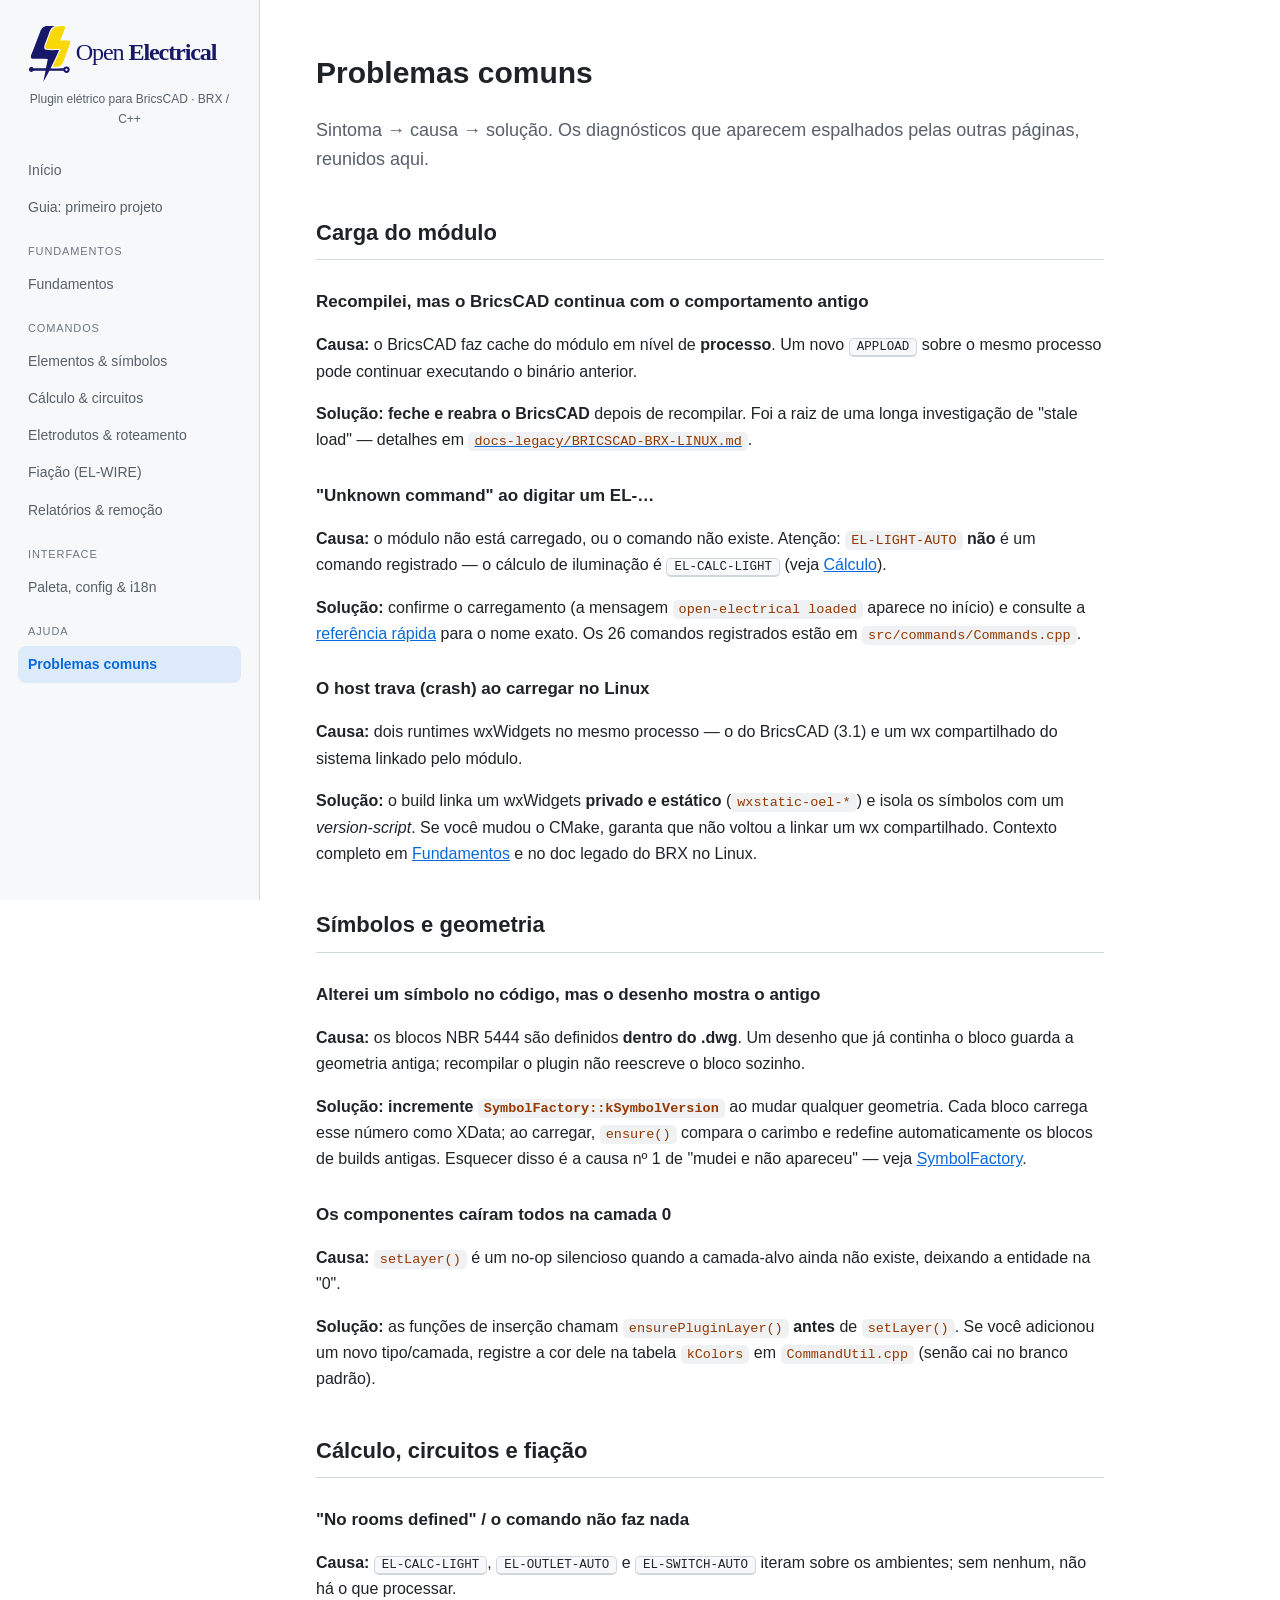
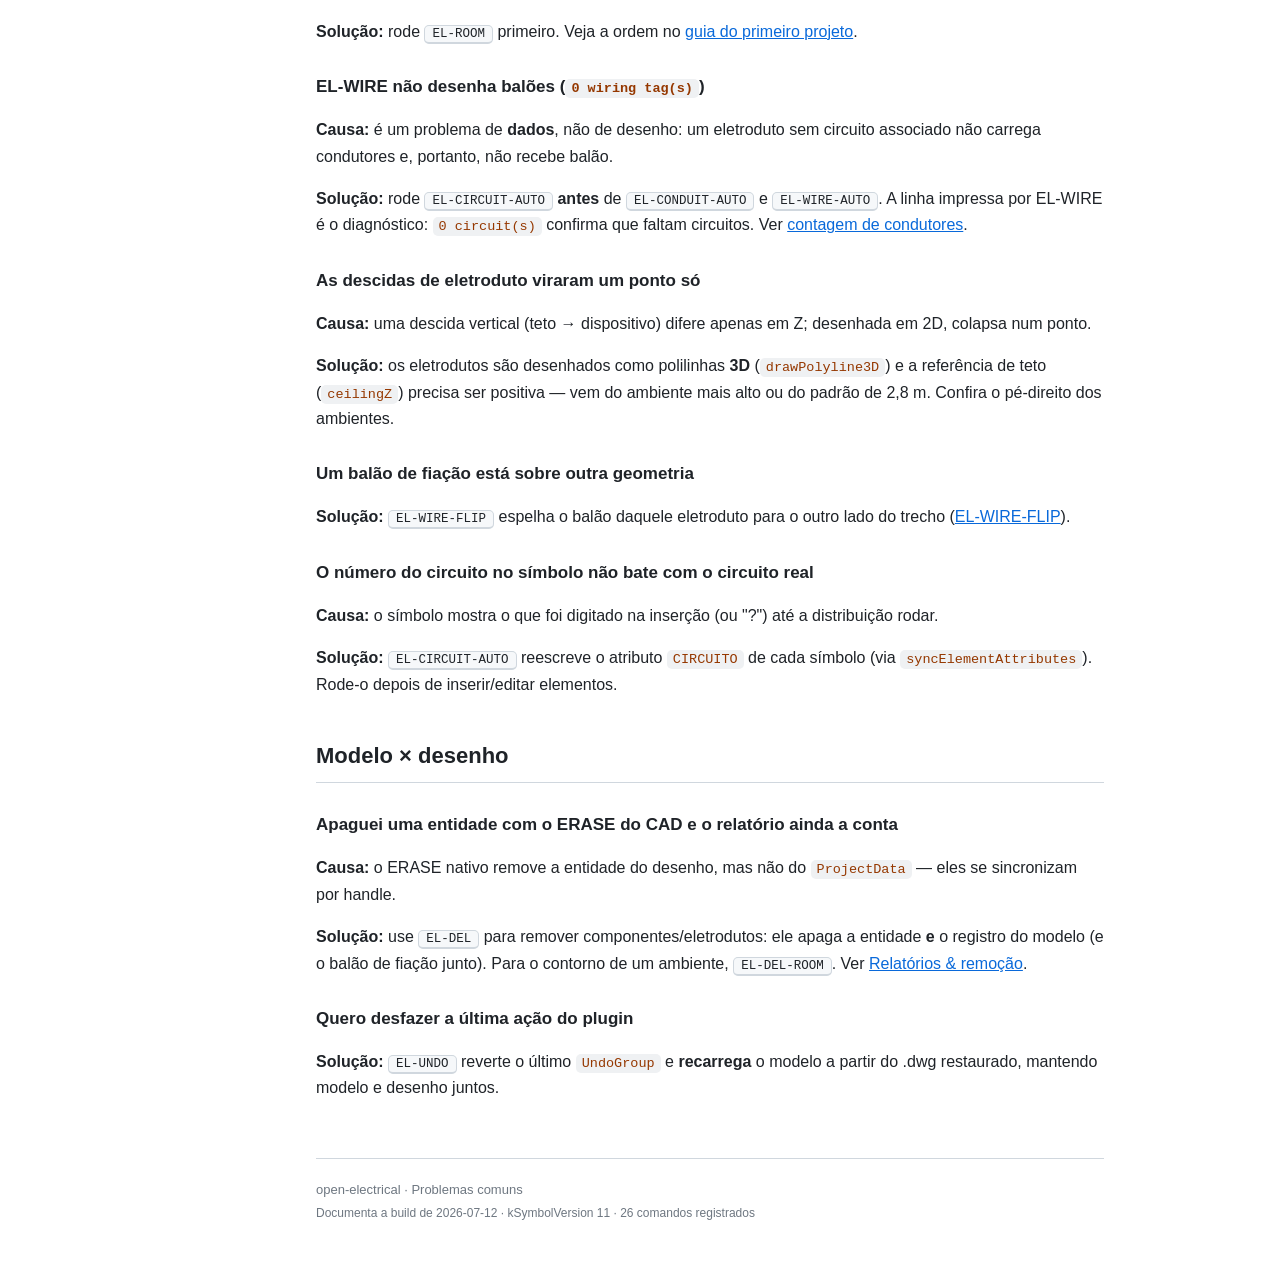
<file: docs/troubleshooting.html>
<!DOCTYPE html>
<html lang="pt-BR">
<head>
<meta charset="utf-8">
<meta name="viewport" content="width=device-width, initial-scale=1">
<meta name="description" content="Problemas comuns do open-electrical: cache do .lrx, símbolos desatualizados, balões de fiação ausentes, crash do wxWidgets — sintoma, causa e solução.">
<title>Problemas comuns · open-electrical</title>
<link rel="icon" type="image/svg+xml" href="assets/logo.svg">
<link rel="stylesheet" href="style.css">
<script src="nav.js" defer></script>
</head>
<body>
<div class="layout">
  <aside data-nav></aside>

  <main>
    <h1>Problemas comuns</h1>
    <p class="lead">Sintoma → causa → solução. Os diagnósticos que aparecem espalhados pelas
    outras páginas, reunidos aqui.</p>

    <h2 id="carga">Carga do módulo</h2>

    <h3>Recompilei, mas o BricsCAD continua com o comportamento antigo</h3>
    <p><b>Causa:</b> o BricsCAD faz cache do módulo em nível de <b>processo</b>. Um novo
    <kbd>APPLOAD</kbd> sobre o mesmo processo pode continuar executando o binário anterior.</p>
    <p><b>Solução:</b> <b>feche e reabra o BricsCAD</b> depois de recompilar. Foi a raiz de uma
    longa investigação de "stale load" — detalhes em
    <a href="../docs-legacy/BRICSCAD-BRX-LINUX.md"><code>docs-legacy/BRICSCAD-BRX-LINUX.md</code></a>.</p>

    <h3>"Unknown command" ao digitar um EL-…</h3>
    <p><b>Causa:</b> o módulo não está carregado, ou o comando não existe. Atenção:
    <code>EL-LIGHT-AUTO</code> <b>não</b> é um comando registrado — o cálculo de iluminação é
    <kbd>EL-CALC-LIGHT</kbd> (veja <a href="calculo.html#el-calc-light">Cálculo</a>).</p>
    <p><b>Solução:</b> confirme o carregamento (a mensagem <code>open-electrical loaded</code>
    aparece no início) e consulte a <a href="interface.html#tabela">referência rápida</a> para o
    nome exato. Os 26 comandos registrados estão em <code>src/commands/Commands.cpp</code>.</p>

    <h3>O host trava (crash) ao carregar no Linux</h3>
    <p><b>Causa:</b> dois runtimes wxWidgets no mesmo processo — o do BricsCAD (3.1) e um wx
    compartilhado do sistema linkado pelo módulo.</p>
    <p><b>Solução:</b> o build linka um wxWidgets <b>privado e estático</b>
    (<code>wxstatic-oel-*</code>) e isola os símbolos com um <i>version-script</i>. Se você mudou o
    CMake, garanta que não voltou a linkar um wx compartilhado. Contexto completo em
    <a href="fundamentos.html#requisitos">Fundamentos</a> e no doc legado do BRX no Linux.</p>

    <h2 id="simbolos-desatualizados">Símbolos e geometria</h2>

    <h3>Alterei um símbolo no código, mas o desenho mostra o antigo</h3>
    <p><b>Causa:</b> os blocos NBR 5444 são definidos <b>dentro do .dwg</b>. Um desenho que já
    continha o bloco guarda a geometria antiga; recompilar o plugin não reescreve o bloco
    sozinho.</p>
    <p><b>Solução:</b> <b>incremente <code>SymbolFactory::kSymbolVersion</code></b> ao mudar
    qualquer geometria. Cada bloco carrega esse número como XData; ao carregar, <code>ensure()</code>
    compara o carimbo e redefine automaticamente os blocos de builds antigas. Esquecer disso é a
    causa nº 1 de "mudei e não apareceu" — veja <a href="elementos.html#simbolos">SymbolFactory</a>.</p>

    <h3>Os componentes caíram todos na camada 0</h3>
    <p><b>Causa:</b> <code>setLayer()</code> é um no-op silencioso quando a camada-alvo ainda não
    existe, deixando a entidade na "0".</p>
    <p><b>Solução:</b> as funções de inserção chamam <code>ensurePluginLayer()</code> <b>antes</b>
    de <code>setLayer()</code>. Se você adicionou um novo tipo/camada, registre a cor dele na
    tabela <code>kColors</code> em <code>CommandUtil.cpp</code> (senão cai no branco padrão).</p>

    <h2 id="fluxo">Cálculo, circuitos e fiação</h2>

    <h3>"No rooms defined" / o comando não faz nada</h3>
    <p><b>Causa:</b> <kbd>EL-CALC-LIGHT</kbd>, <kbd>EL-OUTLET-AUTO</kbd> e
    <kbd>EL-SWITCH-AUTO</kbd> iteram sobre os ambientes; sem nenhum, não há o que processar.</p>
    <p><b>Solução:</b> rode <kbd>EL-ROOM</kbd> primeiro. Veja a ordem no
    <a href="primeiro-projeto.html">guia do primeiro projeto</a>.</p>

    <h3>EL-WIRE não desenha balões (<code>0 wiring tag(s)</code>)</h3>
    <p><b>Causa:</b> é um problema de <b>dados</b>, não de desenho: um eletroduto sem circuito
    associado não carrega condutores e, portanto, não recebe balão.</p>
    <p><b>Solução:</b> rode <kbd>EL-CIRCUIT-AUTO</kbd> <b>antes</b> de <kbd>EL-CONDUIT-AUTO</kbd> e
    <kbd>EL-WIRE-AUTO</kbd>. A linha impressa por EL-WIRE é o diagnóstico: <code>0 circuit(s)</code>
    confirma que faltam circuitos. Ver <a href="el-wire.html#condutores">contagem de condutores</a>.</p>

    <h3>As descidas de eletroduto viraram um ponto só</h3>
    <p><b>Causa:</b> uma descida vertical (teto → dispositivo) difere apenas em Z; desenhada em 2D,
    colapsa num ponto.</p>
    <p><b>Solução:</b> os eletrodutos são desenhados como polilinhas <b>3D</b>
    (<code>drawPolyline3D</code>) e a referência de teto (<code>ceilingZ</code>) precisa ser
    positiva — vem do ambiente mais alto ou do padrão de 2,8 m. Confira o pé-direito dos ambientes.</p>

    <h3>Um balão de fiação está sobre outra geometria</h3>
    <p><b>Solução:</b> <kbd>EL-WIRE-FLIP</kbd> espelha o balão daquele eletroduto para o outro lado
    do trecho (<a href="el-wire.html#flip">EL-WIRE-FLIP</a>).</p>

    <h3>O número do circuito no símbolo não bate com o circuito real</h3>
    <p><b>Causa:</b> o símbolo mostra o que foi digitado na inserção (ou "?") até a distribuição
    rodar.</p>
    <p><b>Solução:</b> <kbd>EL-CIRCUIT-AUTO</kbd> reescreve o atributo <code>CIRCUITO</code> de cada
    símbolo (via <code>syncElementAttributes</code>). Rode-o depois de inserir/editar elementos.</p>

    <h2 id="sync">Modelo × desenho</h2>

    <h3>Apaguei uma entidade com o ERASE do CAD e o relatório ainda a conta</h3>
    <p><b>Causa:</b> o ERASE nativo remove a entidade do desenho, mas não do
    <code>ProjectData</code> — eles se sincronizam por handle.</p>
    <p><b>Solução:</b> use <kbd>EL-DEL</kbd> para remover componentes/eletrodutos: ele apaga a
    entidade <b>e</b> o registro do modelo (e o balão de fiação junto). Para o contorno de um
    ambiente, <kbd>EL-DEL-ROOM</kbd>. Ver <a href="relatorios.html#el-del">Relatórios &amp; remoção</a>.</p>

    <h3>Quero desfazer a última ação do plugin</h3>
    <p><b>Solução:</b> <kbd>EL-UNDO</kbd> reverte o último <code>UndoGroup</code> e <b>recarrega</b>
    o modelo a partir do .dwg restaurado, mantendo modelo e desenho juntos.</p>

    <footer>open-electrical · Problemas comuns</footer>
  </main>
</div>
</body>
</html>
</file>
<file: docs/style.css>
/* open-electrical — documentação (site estático) */
:root {
  --bg: #0f1216;
  --bg-soft: #161b22;
  --bg-code: #0b0e12;          /* blocos de código e demos ficam escuros nos 2 temas */
  --border: #262d38;
  --fg: #d7dde5;
  --fg-dim: #97a2b0;
  --accent: #4da3ff;
  --accent-2: #ffd23f;
  --hover-bg: #1e2530;
  --active-bg: #1e2a3a;
  --inline-code-bg: #1b2029;
  --inline-code-fg: #ffd9a8;
  --th-bg: #1b2029;
  --note-bg: #16202b;
  --warn-bg: #241a12;
  --kbd-bg: #1b2029;
  --heading: #ffffff;
  --group-fg: #5b6673;
  --radius: 10px;
}
@media (prefers-color-scheme: light) {
  :root {
    --bg: #ffffff;
    --bg-soft: #f6f8fa;
    --border: #d0d7de;
    --fg: #1f2328;
    --fg-dim: #57606a;
    --accent: #0969da;
    --accent-2: #9a6700;
    --hover-bg: #eaeef2;
    --active-bg: #ddeaf9;
    --inline-code-bg: #eff1f3;
    --inline-code-fg: #953800;
    --th-bg: #f6f8fa;
    --note-bg: #ddf4ff;
    --warn-bg: #fff8c5;
    --kbd-bg: #f6f8fa;
    --heading: #1f2328;
    --group-fg: #6e7781;
  }
}
* { box-sizing: border-box; }
html { scroll-behavior: smooth; }
body {
  margin: 0;
  font: 16px/1.65 -apple-system, "Segoe UI", Roboto, Helvetica, Arial, sans-serif;
  color: var(--fg);
  background: var(--bg);
}
.layout { display: flex; min-height: 100vh; }

/* Sidebar (conteúdo injetado por nav.js) */
aside {
  width: 260px;
  flex: 0 0 260px;
  background: var(--bg-soft);
  border-right: 1px solid var(--border);
  padding: 24px 18px;
  position: sticky;
  top: 0;
  height: 100vh;
  overflow-y: auto;
}
aside .brand-logo { display:block; width: 90%; max-width: 210px; margin: 2px auto 8px; }
aside .tag { color: var(--fg-dim); font-size: 12px; margin-bottom: 22px; text-align:center; }
.hero-logo { display:block; width: 320px; max-width: 78%; margin: 4px 0 26px; }
aside nav a {
  display: block;
  color: var(--fg-dim);
  text-decoration: none;
  padding: 7px 10px;
  border-radius: 8px;
  font-size: 14px;
}
aside nav a:hover { background: var(--hover-bg); color: var(--fg); }
aside nav a.active { background: var(--active-bg); color: var(--accent); font-weight: 600; }
aside nav a.sub { padding-left: 26px; font-size: 13px; }
aside nav a.sub.current { color: var(--accent); }
aside nav .group { margin: 16px 0 6px; font-size: 11px; text-transform: uppercase; letter-spacing: .08em; color: var(--group-fg); padding-left: 10px; }

/* Content */
main { flex: 1; padding: 48px 56px; max-width: 900px; }
main h1 { font-size: 30px; margin: 0 0 6px; color: var(--heading); }
main h2 { font-size: 22px; margin: 40px 0 12px; color: var(--heading); border-bottom: 1px solid var(--border); padding-bottom: 8px; }
main h3 { font-size: 17px; margin: 28px 0 8px; color: var(--heading); }
main p, main li { color: var(--fg); }
main a { color: var(--accent); }
.lead { font-size: 18px; color: var(--fg-dim); margin-bottom: 8px; }

code { font-family: "JetBrains Mono", "Fira Code", Consolas, monospace; font-size: 13.5px; }
:not(pre) > code { background: var(--inline-code-bg); color: var(--inline-code-fg); padding: 2px 6px; border-radius: 5px; }
pre {
  background: var(--bg-code);
  border: 1px solid var(--border);
  border-radius: var(--radius);
  padding: 16px 18px;
  overflow-x: auto;
  font-size: 13.5px;
  line-height: 1.55;
}
pre code { color: #d7dde5; background: none; padding: 0; }
.filepath { display:block; font-size:12px; color:var(--accent-2); margin: 18px 0 -6px; font-family:"JetBrains Mono",monospace; }
.snippet-note { display:block; font-size:11.5px; color:var(--fg-dim); margin: -4px 0 14px; }

.card-grid { display: grid; grid-template-columns: repeat(auto-fill, minmax(240px, 1fr)); gap: 16px; margin-top: 24px; }
.card { display:block; background: var(--bg-soft); border: 1px solid var(--border); border-radius: var(--radius); padding: 18px 20px; text-decoration: none; color: var(--fg); transition: border-color .15s, transform .15s; }
.card:hover { border-color: var(--accent); transform: translateY(-2px); }
.card h3 { margin: 0 0 6px; color: var(--heading); }
.card p { margin: 0; color: var(--fg-dim); font-size: 14px; }

.note { background: var(--note-bg); border-left: 3px solid var(--accent); padding: 12px 16px; border-radius: 6px; margin: 18px 0; }
.warn { background: var(--warn-bg); border-left: 3px solid var(--accent-2); padding: 12px 16px; border-radius: 6px; margin: 18px 0; }

table { border-collapse: collapse; width: 100%; margin: 16px 0; font-size: 14px; }
th, td { border: 1px solid var(--border); padding: 8px 12px; text-align: left; }
th { background: var(--th-bg); color: var(--heading); }
.swatch { display:inline-block; width:12px; height:12px; border-radius:3px; margin-right:6px; vertical-align:middle; border:1px solid var(--border); }
.s-red{background:#ff0000;} .s-cyan{background:#00ffff;} .s-green{background:#00ff00;} .s-white{background:#ffffff;}

/* Demos em SVG (balões, galeria de símbolos) — fundo escuro fixo, imitando o CAD */
.glyph-demo { display:flex; gap:26px; flex-wrap:wrap; background:var(--bg-code); border:1px solid var(--border); border-radius:var(--radius); padding:22px; margin:16px 0; }
.glyph-demo figure { margin:0; text-align:center; }
.glyph-demo figcaption { font-size:12px; color:#97a2b0; margin-top:8px; max-width: 170px; }
kbd { background:var(--kbd-bg); border:1px solid var(--border); border-bottom-width:2px; border-radius:5px; padding:1px 7px; font-size:12.5px; font-family:monospace; }
footer { margin-top: 56px; padding-top: 20px; border-top: 1px solid var(--border); color: var(--group-fg); font-size: 13px; }
.stamp { display:block; margin-top:4px; font-size:12px; color:var(--group-fg); }

/* Passo-a-passo do tutorial */
.step { border:1px solid var(--border); border-radius: var(--radius); padding: 16px 20px; margin: 14px 0; background: var(--bg-soft); }
.step h3 { margin-top: 0; }
.step .cmd { color: var(--accent); font-weight: 600; }

@media (max-width: 800px){ .layout{flex-direction:column;} aside{width:100%;height:auto;position:static;} main{padding:28px 22px;} }

@media print {
  :root {
    --bg:#ffffff; --bg-soft:#ffffff; --border:#bbbbbb; --fg:#000000; --fg-dim:#444444;
    --accent:#000000; --accent-2:#555500; --heading:#000000; --note-bg:#f2f2f2;
    --warn-bg:#f2f2f2; --th-bg:#eeeeee; --inline-code-bg:#f2f2f2; --inline-code-fg:#000;
    --kbd-bg:#f2f2f2; --group-fg:#444;
  }
  aside { display: none; }
  main { max-width: none; padding: 0; }
  pre { background:#f7f7f7; }
  pre code { color: #000; }
  .card { break-inside: avoid; }
  a { text-decoration: none; color: #000; }
}
</file>
